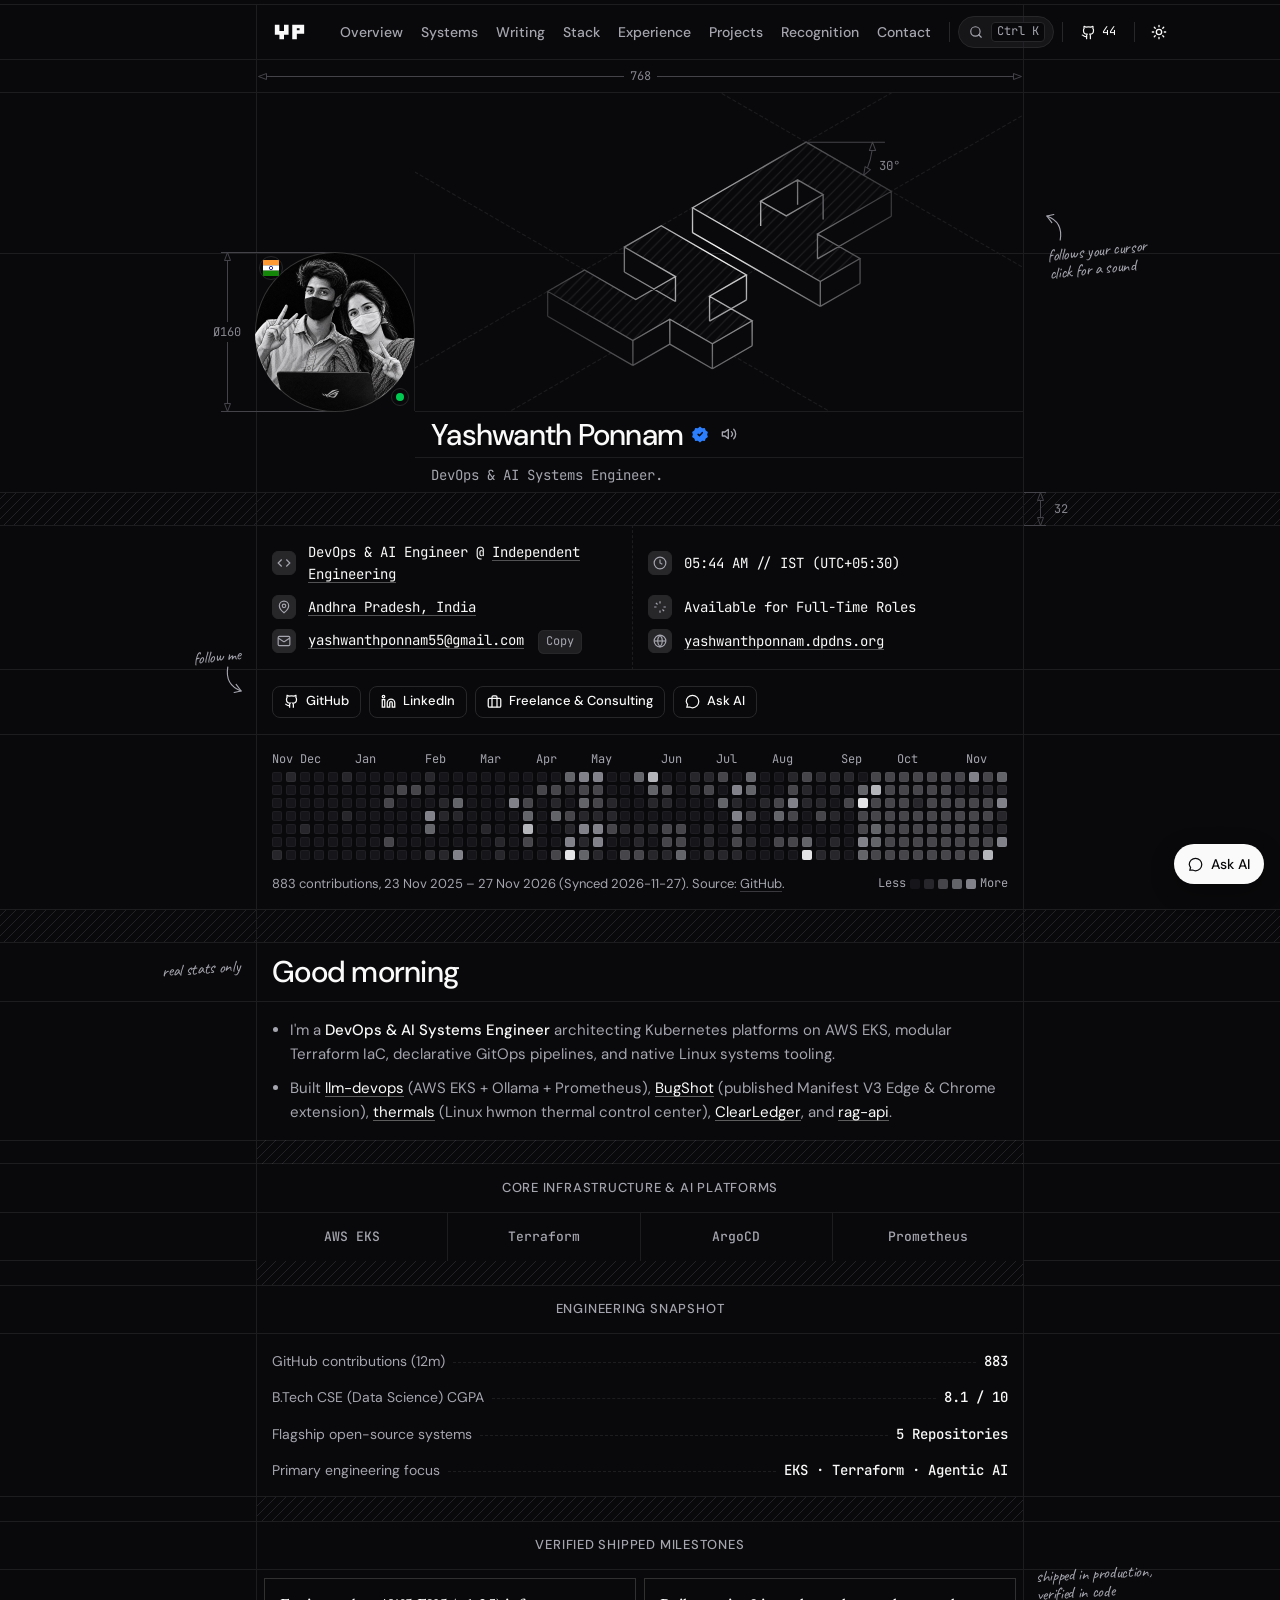
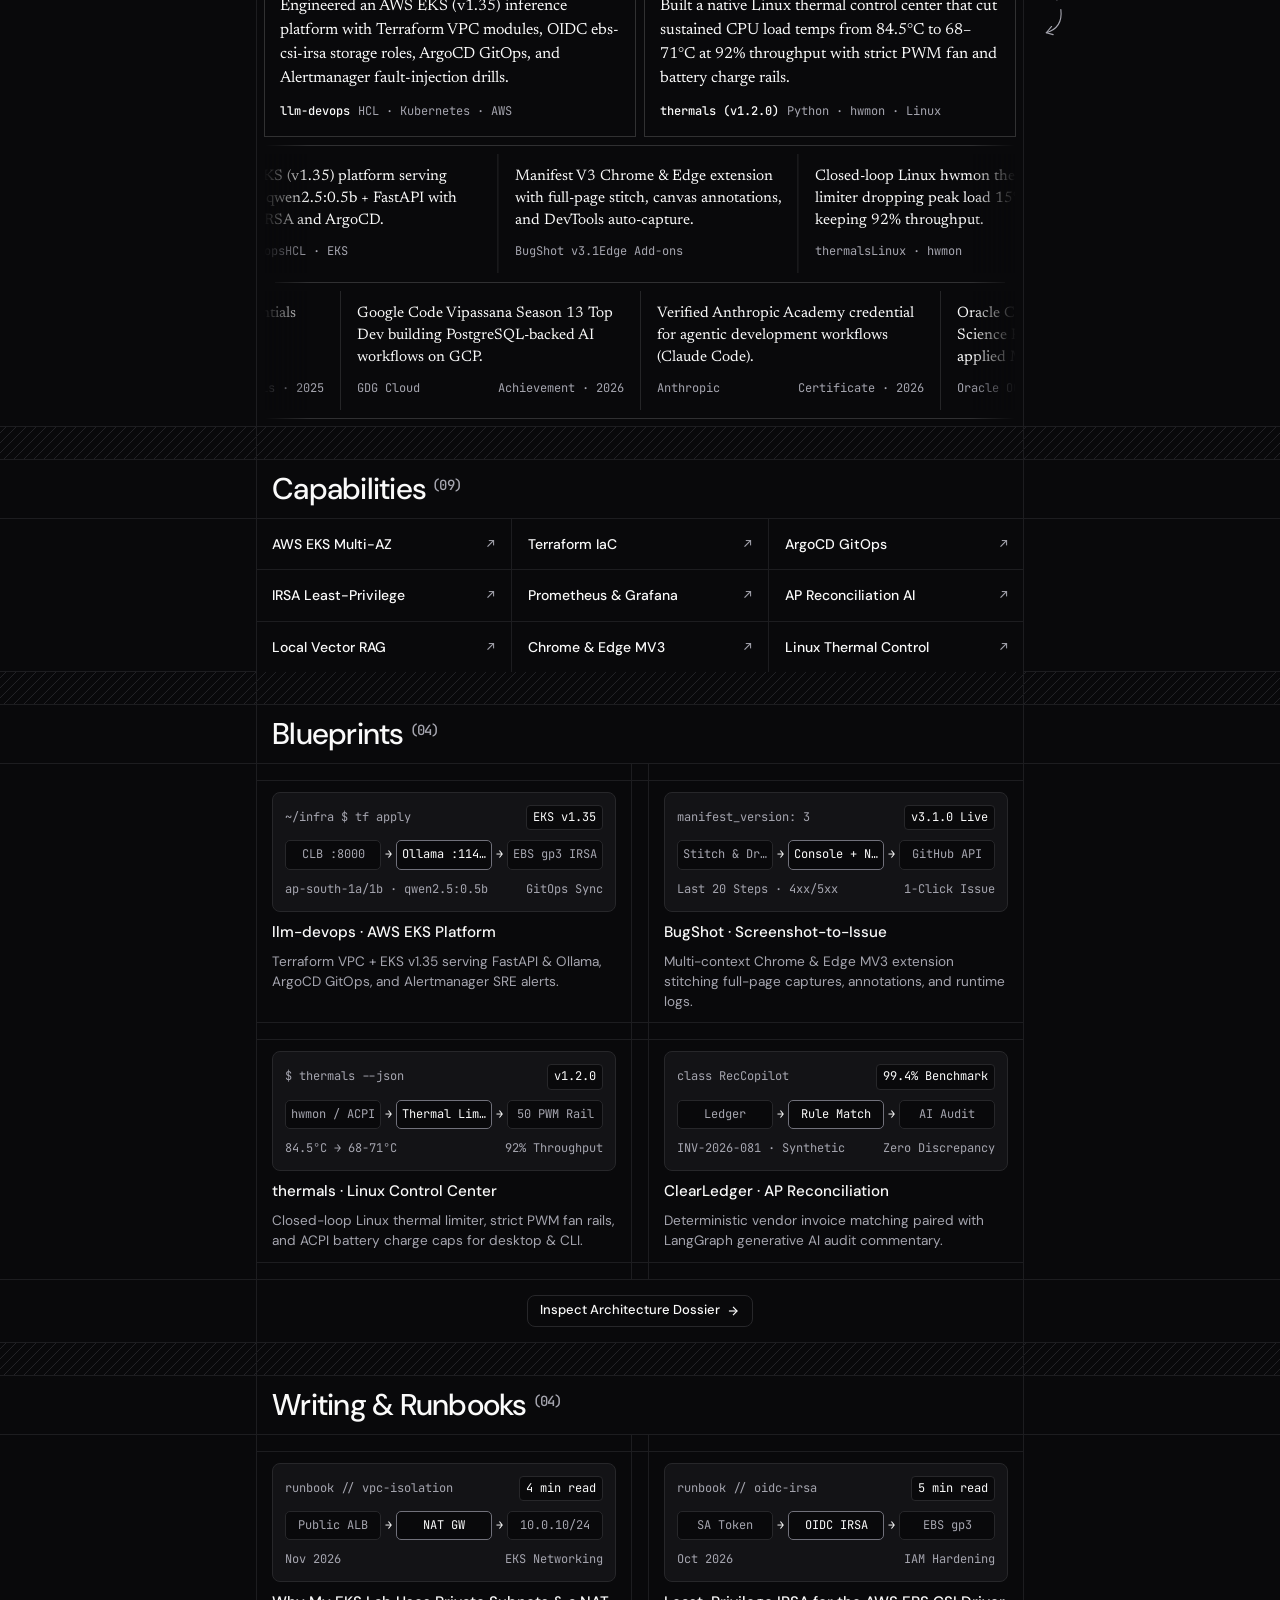
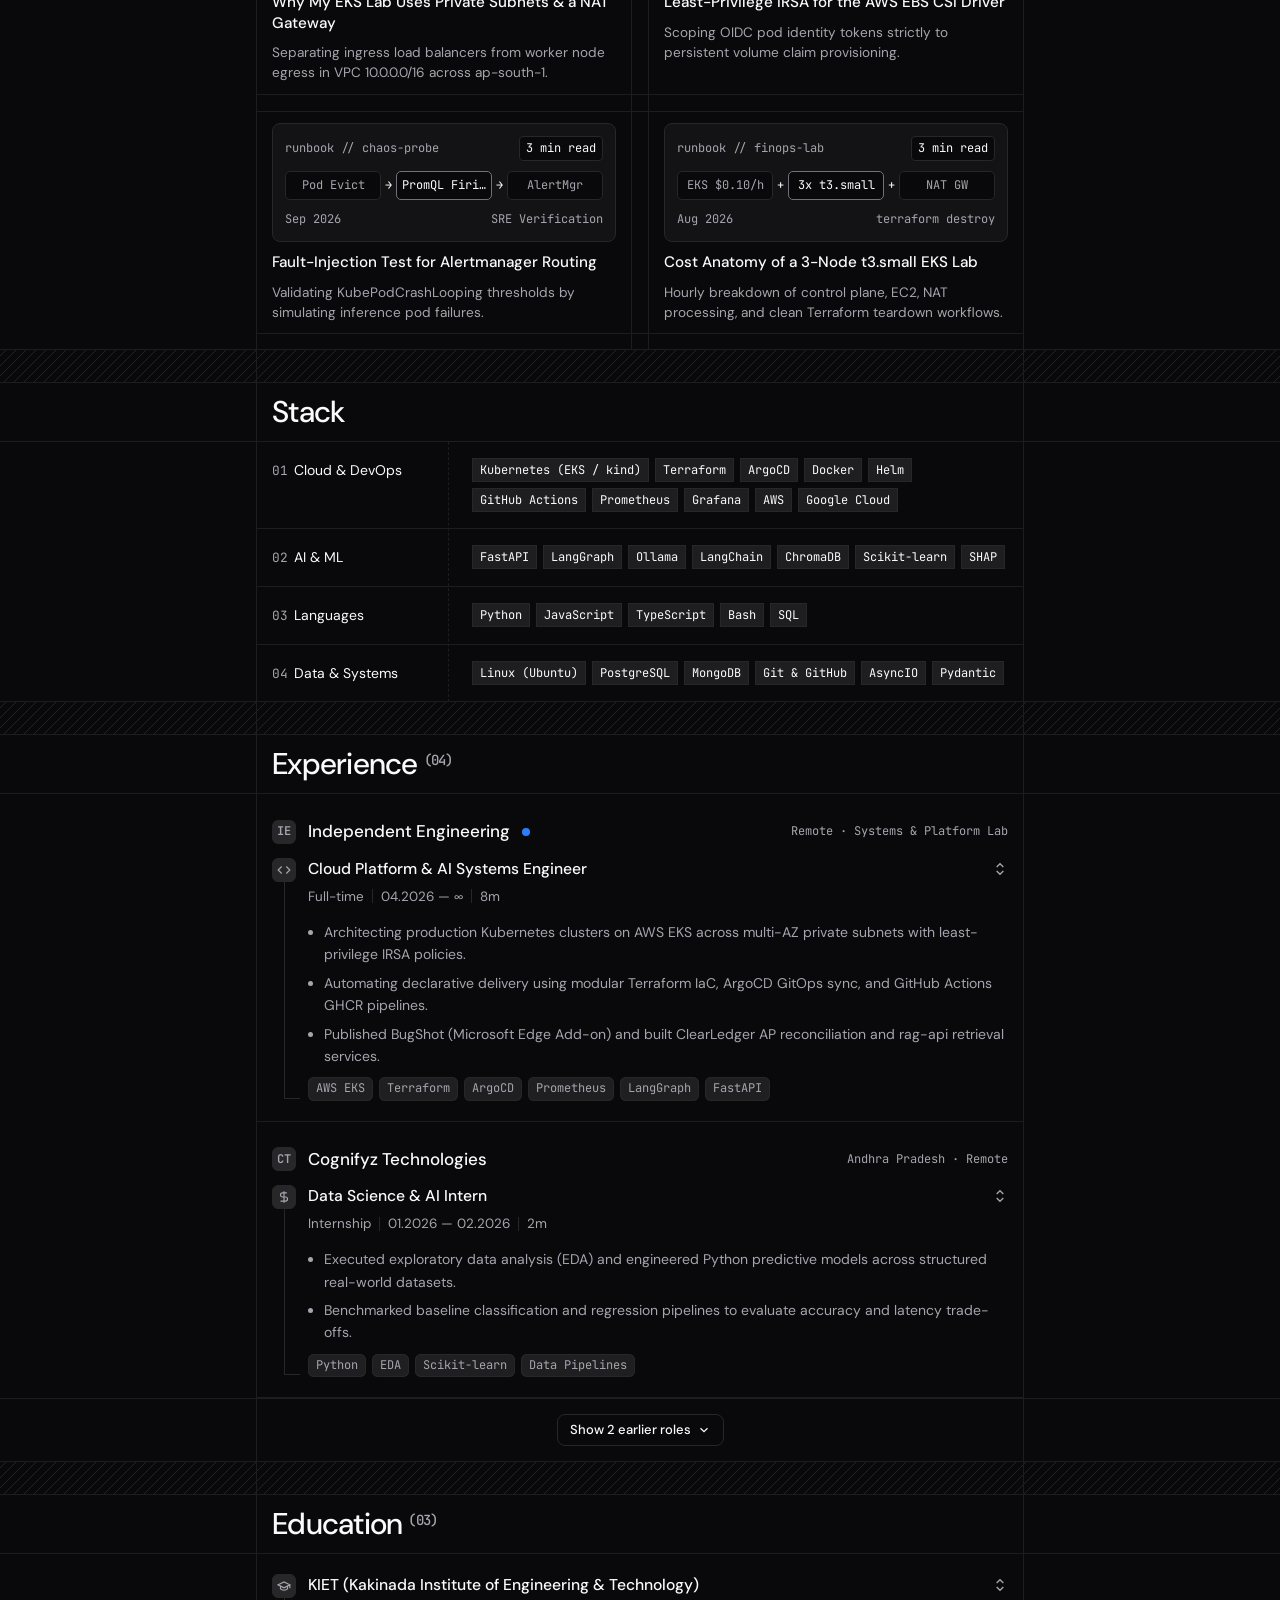
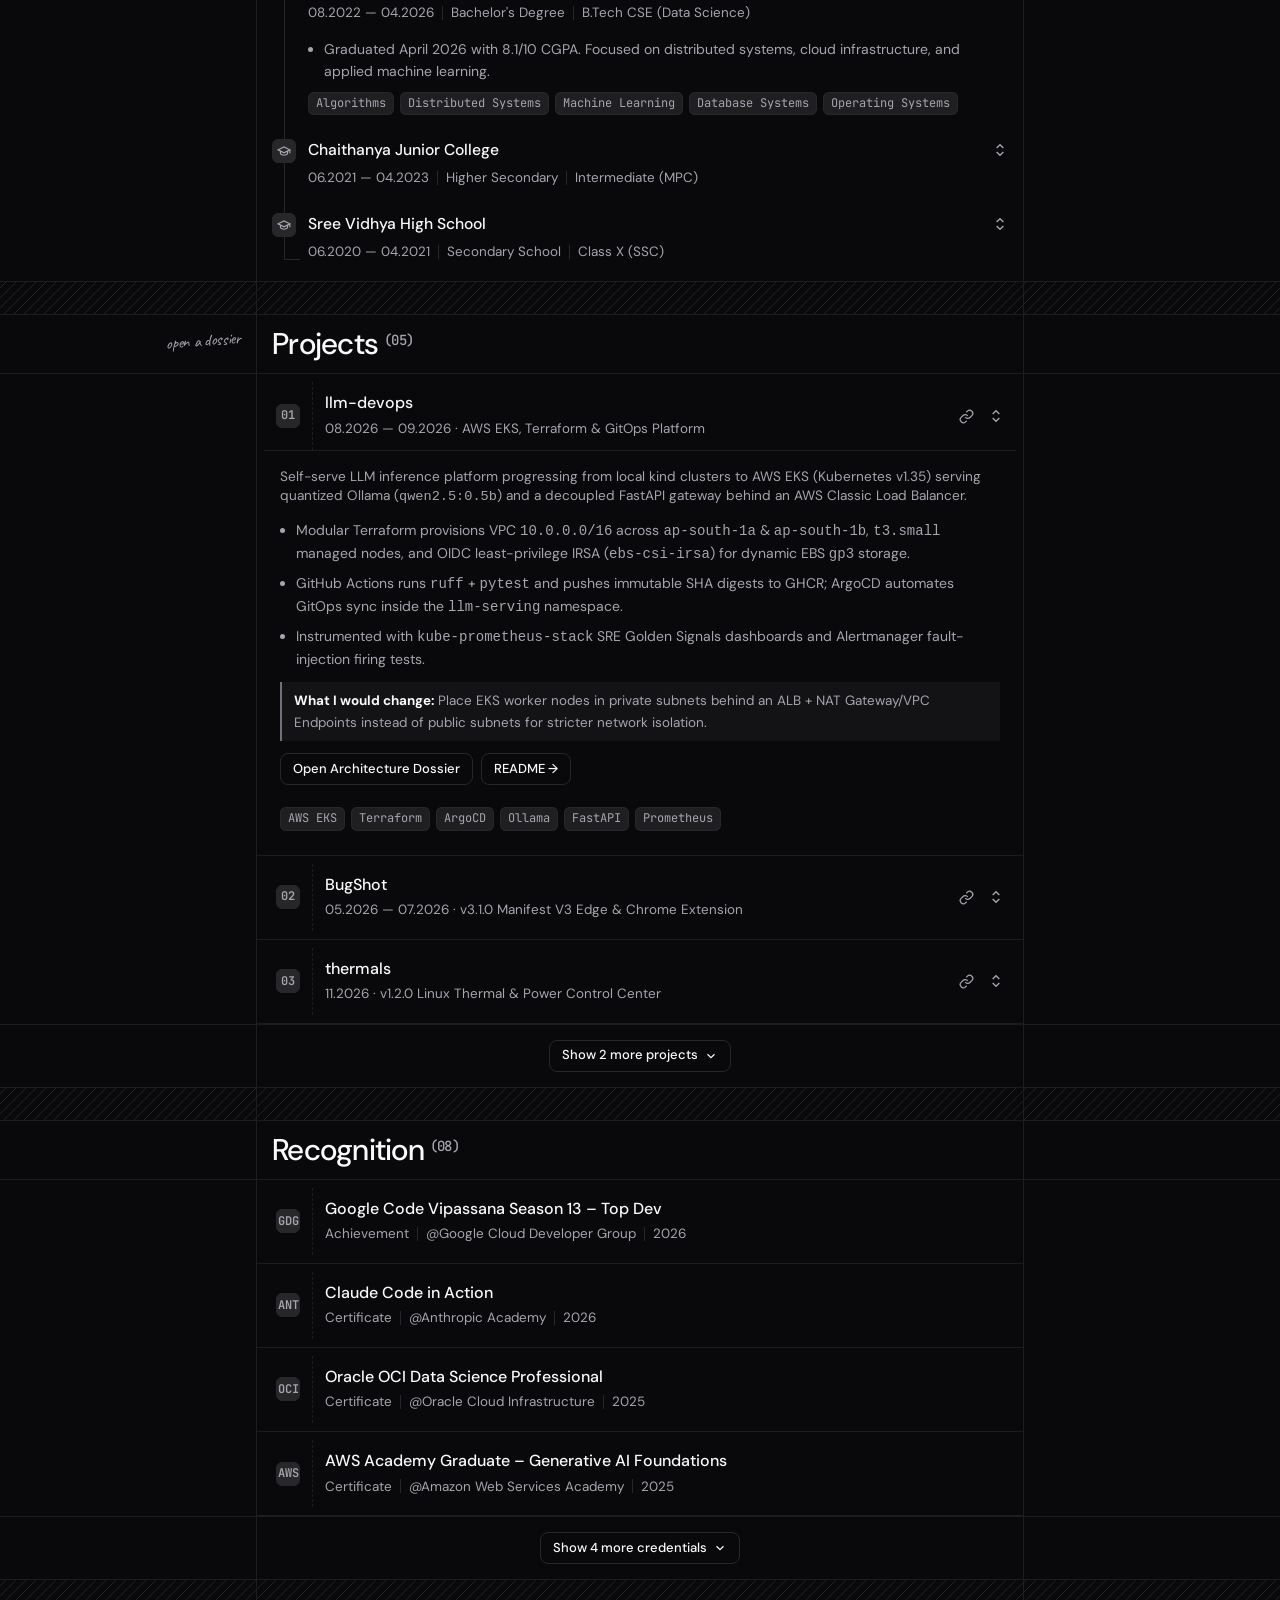
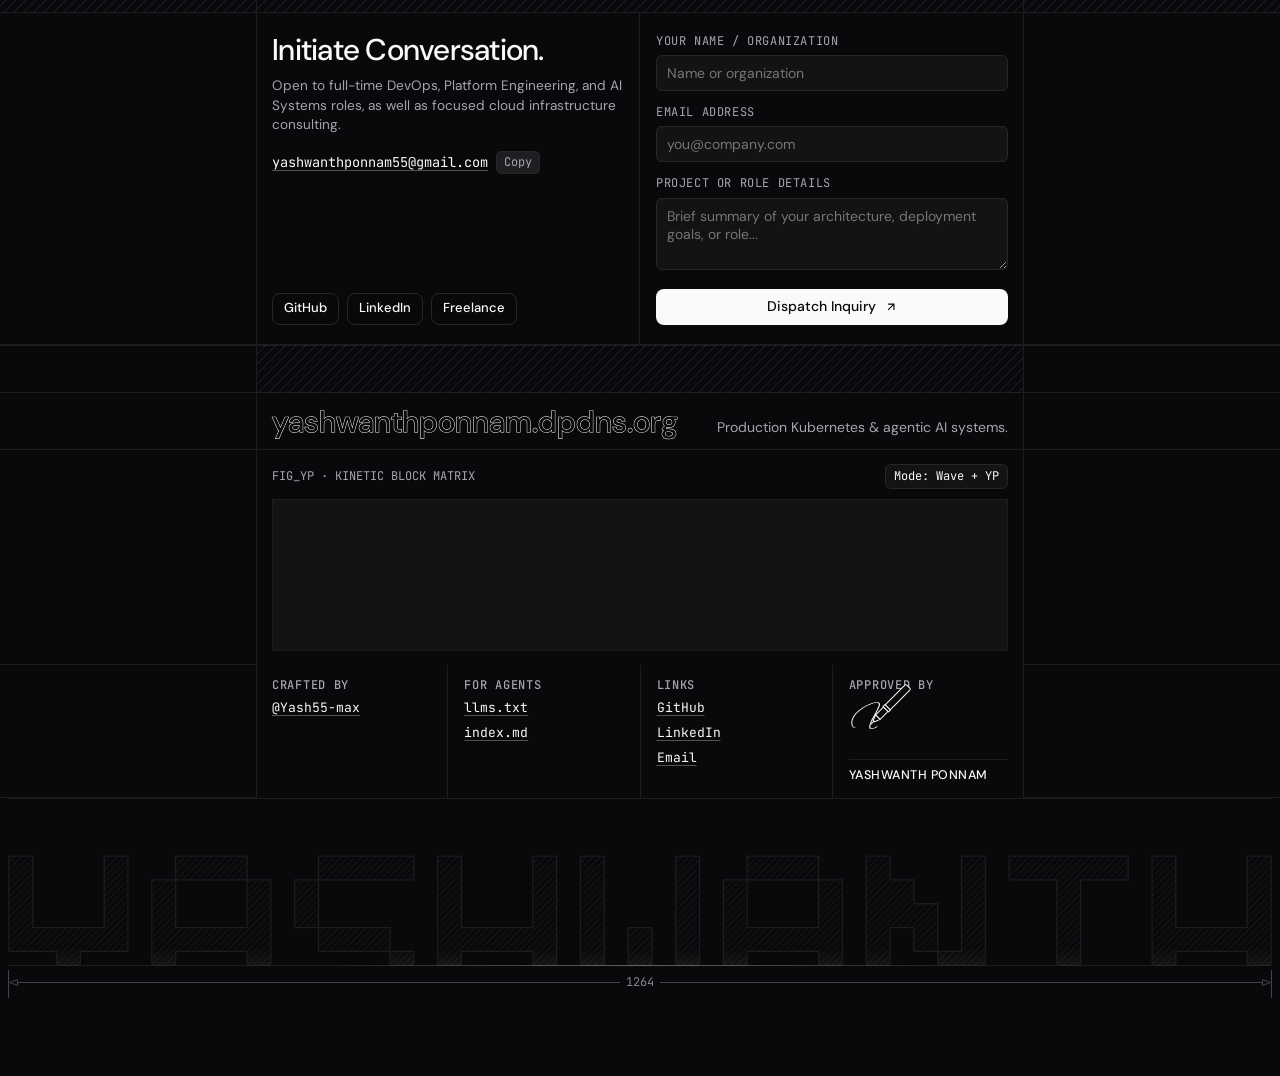
<file: index.html>
<!DOCTYPE html>
<html lang="en" data-theme="dark">
<head>
  <meta charset="utf-8">
  <meta name="viewport" content="width=device-width, initial-scale=1, viewport-fit=cover">
  <title>Yashwanth Ponnam | DevOps &amp; AI Systems Engineer</title>
  <meta name="description" content="Portfolio of Yashwanth Ponnam, DevOps &amp; AI Systems Engineer specializing in AWS EKS Kubernetes infrastructure, Terraform IaC, automated GitOps CI/CD, and autonomous LLM systems.">
  <meta name="theme-color" content="#09090b">
  <link rel="canonical" href="https://yashwanthponnam.dpdns.org/">
  <link rel="icon" type="image/svg+xml" href="favicon.svg">
  <link rel="alternate icon" href="favicon.ico">
  <link rel="apple-touch-icon" sizes="180x180" href="assets/apple-touch-icon.png">

  <meta name="author" content="Yashwanth Ponnam">
  <meta name="keywords" content="Yashwanth Ponnam, DevOps Engineer, AI Systems Engineer, AWS EKS, Kubernetes, Terraform, ArgoCD, GitOps, FastAPI, LangGraph">

  <!-- Open Graph -->
  <meta property="og:site_name" content="Yashwanth Ponnam Portfolio">
  <meta property="og:title" content="Yashwanth Ponnam | DevOps &amp; AI Systems Engineer">
  <meta property="og:description" content="Production Kubernetes (EKS) infrastructure, automated GitOps pipelines, and autonomous AI systems.">
  <meta property="og:type" content="profile">
  <meta property="profile:first_name" content="Yashwanth">
  <meta property="profile:last_name" content="Ponnam">
  <meta property="profile:username" content="Yash55-max">
  <meta property="og:url" content="https://yashwanthponnam.dpdns.org/">
  <meta property="og:locale" content="en_US">
  <meta property="og:image" content="https://yashwanthponnam.dpdns.org/assets/og-image.jpg">
  <meta property="og:image:secure_url" content="https://yashwanthponnam.dpdns.org/assets/og-image.jpg">
  <meta property="og:image:type" content="image/jpeg">
  <meta property="og:image:width" content="1200">
  <meta property="og:image:height" content="630">
  <meta property="og:image:alt" content="Yashwanth Ponnam - DevOps &amp; AI Systems Engineer">

  <!-- Twitter Card -->
  <meta name="twitter:card" content="summary_large_image">
  <meta name="twitter:title" content="Yashwanth Ponnam | DevOps &amp; AI Systems Engineer">
  <meta name="twitter:description" content="Production Kubernetes (EKS) infrastructure, automated GitOps pipelines, and autonomous AI systems.">
  <meta name="twitter:image" content="https://yashwanthponnam.dpdns.org/assets/og-image.jpg">

  <!-- Schema.org JSON-LD Person -->
  <script type="application/ld+json">
  {
    "@context": "https://schema.org",
    "@type": "Person",
    "name": "Yashwanth Ponnam",
    "jobTitle": "DevOps & AI Systems Engineer",
    "url": "https://yashwanthponnam.dpdns.org/",
    "sameAs": [
      "https://github.com/Yash55-max",
      "https://www.linkedin.com/in/yashwanth-ponnam-a97921256/"
    ],
    "knowsAbout": [
      "Kubernetes",
      "Terraform",
      "AWS EKS",
      "GitOps",
      "ArgoCD",
      "Prometheus",
      "FastAPI",
      "Autonomous Agents",
      "LangGraph"
    ]
  }
  </script>

  <!-- Typography: DM Sans + JetBrains Mono + Newsreader Serif + Caveat Handwritten -->
  <link rel="preconnect" href="https://fonts.googleapis.com">
  <link rel="preconnect" href="https://fonts.gstatic.com" crossorigin>
  <link href="https://fonts.googleapis.com/css2?family=Caveat:wght@500;600&family=DM+Sans:ital,opsz,wght@0,9..40,400..700;1,9..40,400..700&family=JetBrains+Mono:wght@400;500;600&family=Newsreader:ital,opsz,wght@0,6..72,400..500;1,6..72,400&display=swap" rel="stylesheet">

  <script>
    try {
      const savedTheme = localStorage.getItem('theme') || 'dark';
      document.documentElement.setAttribute('data-theme', savedTheme);
      document.documentElement.classList.toggle('dark', savedTheme === 'dark');
      if (!window.matchMedia('(prefers-reduced-motion: reduce)').matches) {
        document.documentElement.classList.add('intro-active');
      }
    } catch (_) {}
  </script>

  <style>
    /* -------------------------------------------------------------
       CHANHDAI.COM ARCHITECTURE TOKENS (OKLCH LIGHT & DARK)
       ------------------------------------------------------------- */
    :root {
      --background: oklch(1 0 0);
      --foreground: oklch(0.141 0.005 285.823);
      --primary: oklch(0.141 0.005 285.823);
      --primary-foreground: oklch(0.985 0 0);
      --secondary: oklch(0.967 0.001 286.375);
      --secondary-foreground: oklch(0.141 0.005 285.823);
      --muted: oklch(0.967 0.001 286.375);
      --muted-foreground: oklch(0.45 0.016 285.938);
      --card: oklch(1 0 0);
      --card-foreground: oklch(0.141 0.005 285.823);
      --popover: oklch(1 0 0);
      --popover-foreground: oklch(0.141 0.005 285.823);
      --accent: oklch(0.967 0.001 286.375);
      --accent-muted: color-mix(in oklab, var(--accent) 55%, transparent);
      --accent-foreground: oklch(0.21 0.006 285.885);
      --border: oklch(0.90 0.004 286.32);
      --line: color-mix(in oklab, var(--border) 70%, var(--background));
      --ring: oklch(0.705 0.015 286.067);
      --info: oklch(0.623 0.214 259.815);
      --success: oklch(0.62 0.20 149.579);
      --link: oklch(0.488 0.243 264.376);
      --dimension: color-mix(in oklab, oklch(62% 0.015 286) 65%, var(--background));
      --dimension-foreground: oklch(0.50 0.015 286);
      --surface: oklch(0.985 0 0);
      --surface-foreground: oklch(0.141 0.005 285.823);
      --note-ink: #1e3a8a;

      --yp-pattern: color-mix(in oklab, var(--foreground) 12%, var(--background));
      --yp-stroke: color-mix(in oklab, var(--foreground) 22%, var(--background));
      --yp-glow-inner: #27272a;
      --yp-glow-outer: #71717a;

      --font-sans: 'DM Sans', -apple-system, BlinkMacSystemFont, sans-serif;
      --font-mono: 'JetBrains Mono', ui-monospace, SFMono-Regular, monospace;
      --font-serif: 'Newsreader', Georgia, serif;
      --font-handwritten: 'Caveat', cursive;

      --header-height: 60px;
      --separator-height: 32px;
      --col-max: 768px; /* md:max-w-3xl */
      --ease: cubic-bezier(0.16, 1, 0.3, 1);
    }

    html[data-theme="dark"],
    .dark {
      --background: oklch(0.141 0.005 285.823); /* #09090b zinc-950 */
      --foreground: oklch(0.985 0 0);
      --primary: oklch(0.985 0 0);
      --primary-foreground: oklch(0.141 0.005 285.823);
      --secondary: oklch(0.274 0.006 286.033);
      --secondary-foreground: oklch(0.985 0 0);
      --muted: oklch(0.274 0.006 286.033);
      --muted-foreground: oklch(0.725 0.015 286.067);
      --card: oklch(0.18 0.006 285.885);
      --card-foreground: oklch(0.985 0 0);
      --popover: oklch(0.175 0.006 285.885);
      --popover-foreground: oklch(0.985 0 0);
      --accent: oklch(0.274 0.006 286.033);
      --accent-muted: color-mix(in oklab, var(--accent) 28%, transparent);
      --accent-foreground: oklch(0.985 0 0);
      --border: oklch(0.274 0.006 286.033);
      --line: color-mix(in oklab, var(--border) 68%, var(--background));
      --ring: oklch(0.552 0.016 285.938);
      --info: oklch(0.623 0.214 259.815);
      --success: oklch(0.723 0.219 149.579);
      --link: oklch(0.68 0.18 258);
      --dimension: color-mix(in oklab, oklch(48% 0.013 285.8) 72%, var(--background));
      --dimension-foreground: oklch(0.62 0.013 285.8);
      --surface: oklch(0.19 0.006 285.885);
      --surface-foreground: oklch(0.985 0 0);
      --note-ink: var(--muted-foreground);

      --yp-pattern: color-mix(in oklab, var(--foreground) 13%, var(--background));
      --yp-stroke: color-mix(in oklab, var(--foreground) 20%, var(--background));
      --yp-glow-inner: #ffffff;
      --yp-glow-outer: #52525b;
    }

    *, *::before, *::after {
      margin: 0;
      padding: 0;
      box-sizing: border-box;
    }

    html {
      scroll-behavior: smooth;
      overflow-x: clip;
      font-size: 16px;
    }

    body {
      background-color: var(--background);
      color: var(--foreground);
      font-family: var(--font-sans);
      font-size: 0.9375rem;
      line-height: 1.6;
      overflow-x: clip;
      -webkit-font-smoothing: antialiased;
      -moz-osx-font-smoothing: grayscale;
    }

    a { color: inherit; text-decoration: none; }

    button {
      font: inherit;
      color: inherit;
      background: none;
      border: none;
      cursor: pointer;
    }

    :focus-visible {
      outline: 2px solid var(--ring);
      outline-offset: 2px;
    }

    .sr-only {
      position: absolute;
      width: 1px;
      height: 1px;
      padding: 0;
      margin: -1px;
      overflow: hidden;
      clip: rect(0, 0, 0, 0);
      white-space: nowrap;
      border: 0;
    }

    /* Radial View Transition wipe for ThemeToggle */
    ::view-transition-old(root),
    ::view-transition-new(root) {
      animation: none;
      mix-blend-mode: normal;
    }

    /* -------------------------------------------------------------
       FULL-BLEED VIEWPORT HAIRLINE RAILS & STRIPE DIVIDERS (chanhdai.com)
       ------------------------------------------------------------- */
    .layout-container {
      max-width: 100vw;
      overflow-x: clip;
      padding: 0 8px;
    }

    .frame-col {
      position: relative;
      max-width: var(--col-max);
      margin: 0 auto;
    }

    .frame-col::before,
    .frame-col::after {
      content: "";
      position: absolute;
      top: 0;
      bottom: 0;
      width: 1px;
      background: var(--line);
      pointer-events: none;
      z-index: 2;
    }

    .frame-col::before { left: 0; }
    .frame-col::after { right: 0; }

    .screen-line-top {
      position: relative;
    }

    .screen-line-top::before {
      content: "";
      position: absolute;
      top: 0;
      left: -100vw;
      z-index: -1;
      height: 1px;
      width: 200vw;
      background: var(--line);
      pointer-events: none;
    }

    .screen-line-bottom {
      position: relative;
    }

    .screen-line-bottom::after {
      content: "";
      position: absolute;
      bottom: 0;
      left: -100vw;
      z-index: -1;
      height: 1px;
      width: 200vw;
      background: var(--line);
      pointer-events: none;
    }

    .diagonal-stripes {
      background-image: url("data:image/svg+xml,%3Csvg width='10' height='10' viewBox='0 0 10 10' xmlns='http://www.w3.org/2000/svg'%3E%3Cpath d='M-1,1 l2,-2 M0,10 l10,-10 M9,11 l2,-2' stroke='rgba(148,148,158,0.18)' stroke-width='1'/%3E%3C/svg%3E");
    }

    .stripe-divider {
      position: relative;
      height: var(--separator-height);
      width: 100%;
    }

    .stripe-divider::before {
      content: "";
      position: absolute;
      top: 0;
      left: -100vw;
      z-index: -1;
      width: 200vw;
      height: 100%;
      background-image: url("data:image/svg+xml,%3Csvg width='10' height='10' viewBox='0 0 10 10' xmlns='http://www.w3.org/2000/svg'%3E%3Cpath d='M-1,1 l2,-2 M0,10 l10,-10 M9,11 l2,-2' stroke='rgba(148,148,158,0.18)' stroke-width='1'/%3E%3C/svg%3E");
      pointer-events: none;
    }

    .panel {
      position: relative;
      scroll-margin-top: calc(var(--header-height) + var(--separator-height));
    }

    .panel-header {
      padding: 0 16px;
    }

    .panel-title-wrap {
      display: flex;
      align-items: baseline;
      gap: 6px;
      padding: 12px 0;
    }

    .panel-title {
      font-size: 1.875rem;
      line-height: 1.2;
      font-weight: 500;
      letter-spacing: -0.025em;
      color: var(--foreground);
      display: inline-flex;
      align-items: baseline;
      gap: 6px;
    }

    .panel-title-sup {
      position: relative;
      top: -0.65em;
      font-family: var(--font-mono);
      font-size: 0.875rem;
      font-weight: 500;
      color: var(--muted-foreground);
    }

    .panel-title-copy {
      display: inline-flex;
      align-items: center;
      justify-content: center;
      width: 24px;
      height: 24px;
      margin-left: 4px;
      border-radius: 6px;
      color: var(--muted-foreground);
      opacity: 0;
      transition: opacity 0.15s ease, color 0.15s ease, background-color 0.15s ease;
    }

    .panel-header:hover .panel-title-copy,
    .panel-title-copy:focus-visible {
      opacity: 1;
    }

    .panel-title-copy:hover {
      color: var(--foreground);
      background: var(--accent-muted);
    }

    .panel-description {
      padding: 12px 0;
      font-size: 0.9375rem;
      color: var(--muted-foreground);
    }

    .panel-content {
      padding: 16px;
    }

    /* Reusable architectural components */
    .icon-tile {
      width: 24px;
      height: 24px;
      border-radius: 6px;
      background: var(--muted);
      border: 1px solid var(--border);
      display: inline-flex;
      align-items: center;
      justify-content: center;
      flex-shrink: 0;
      color: var(--muted-foreground);
      font-family: var(--font-mono);
      font-size: 0.75rem;
      font-weight: 600;
    }

    .icon-tile svg {
      width: 14px;
      height: 14px;
    }

    .tag-pill {
      display: inline-flex;
      align-items: center;
      padding: 2px 8px;
      border-radius: 6px;
      background: color-mix(in oklab, var(--muted) 75%, transparent);
      box-shadow: inset 0 0 0 1px var(--border);
      font-family: var(--font-mono);
      font-size: 0.75rem;
      color: var(--muted-foreground);
      white-space: nowrap;
    }

    .eink-btn {
      display: inline-flex;
      align-items: center;
      justify-content: center;
      gap: 6px;
      height: 32px;
      padding: 0 12px;
      border: 1px solid var(--border);
      border-radius: 8px;
      background: var(--background);
      font-size: 0.8125rem;
      font-weight: 500;
      color: var(--foreground);
      transition: background-color 0.15s ease, border-color 0.15s ease, transform 0.15s ease;
    }

    .eink-btn:hover {
      background: var(--accent-muted);
      border-color: var(--ring);
    }

    .eink-btn-icon {
      width: 32px;
      padding: 0;
    }

    /* Handwritten Margin Notes */
    .handwritten-note {
      display: none;
    }

    @media (min-width: 1120px) {
      .handwritten-note {
        display: flex;
        position: absolute;
        pointer-events: none;
        font-family: var(--font-handwritten);
        font-size: 1.05rem;
        line-height: 1.05;
        letter-spacing: -0.02em;
        color: var(--note-ink);
        user-select: none;
      }

      .handwritten-arrow {
        width: 30px;
        height: 30px;
        flex-shrink: 0;
        color: var(--note-ink);
      }
    }

    /* Dimension calipers */
    .dim-bar-top {
      display: none;
      position: relative;
      height: 32px;
      border-left: 1px solid var(--line);
      border-right: 1px solid var(--line);
      color: var(--dimension);
      font-family: var(--font-mono);
      font-size: 0.75rem;
      user-select: none;
      pointer-events: none;
    }

    @media (min-width: 784px) {
      .dim-bar-top {
        display: block;
      }
    }

    .dim-ext-v {
      position: absolute;
      top: 4px;
      bottom: 4px;
      width: 1px;
      background: currentColor;
    }

    .dim-line-h {
      position: absolute;
      inset: 0;
      display: flex;
      align-items: center;
      padding: 0 1px;
    }

    .dim-rule-seg {
      flex: 1;
      height: 1px;
      background: currentColor;
    }

    .dim-val {
      padding: 0 6px;
      font-family: var(--font-mono);
      font-size: 0.75rem;
      line-height: 1;
      color: var(--dimension-foreground);
      font-variant-numeric: tabular-nums;
    }

    .dim-diameter-left {
      display: none;
    }

    @media (min-width: 960px) {
      .dim-diameter-left {
        display: block;
        position: absolute;
        inset: 0;
        pointer-events: none;
        color: var(--dimension);
        z-index: -1;
      }
    }

    .dim-spacer-right {
      display: none;
    }

    @media (min-width: 960px) {
      .dim-spacer-right {
        display: flex;
        align-items: center;
        position: absolute;
        top: 0;
        bottom: 0;
        left: 100%;
        pointer-events: none;
        color: var(--dimension);
      }
    }

    /* -------------------------------------------------------------
       SITE HEADER (chanhdai.com pattern)
       ------------------------------------------------------------- */
    .site-header {
      position: sticky;
      top: 0;
      z-index: 50;
      height: var(--header-height);
      max-width: 100vw;
      overflow-x: clip;
      background: var(--background);
      padding: 4px 8px 0;
    }

    .header-inner {
      position: relative;
      max-width: var(--col-max);
      height: 100%;
      margin: 0 auto;
      padding: 0 8px 0 16px;
      border-left: 1px solid var(--line);
      border-right: 1px solid var(--line);
      display: flex;
      align-items: center;
      gap: 8px;
    }

    @media (min-width: 640px) {
      .header-inner {
        gap: 16px;
      }
    }

    .brand-link {
      display: inline-flex;
      align-items: center;
      height: 24px;
      flex-shrink: 0;
      color: var(--foreground);
      transition: opacity 0.15s ease;
    }

    .brand-link:hover {
      opacity: 0.8;
    }

    .brand-link svg {
      height: 22px;
      width: auto;
    }

    .nav-spacer {
      flex: 1;
    }

    .nav-desktop {
      display: none;
      align-items: center;
      gap: 14px;
      font-size: 0.875rem;
      font-weight: 500;
      color: var(--muted-foreground);
    }

    @media (min-width: 720px) {
      .nav-desktop {
        display: flex;
      }
    }

    .nav-desktop a {
      padding: 4px 2px;
      white-space: nowrap;
      transition: color 0.15s ease;
    }

    .nav-desktop a:hover,
    .nav-desktop a.active {
      color: var(--foreground);
    }

    .header-utils {
      display: flex;
      align-items: center;
      gap: 8px;
      flex-shrink: 0;
    }

    .sep-v {
      width: 1px;
      height: 20px;
      background: var(--border);
      flex-shrink: 0;
    }

    .sep-v-sm {
      display: none;
    }

    @media (min-width: 640px) {
      .sep-v-sm {
        display: block;
      }
    }

    .cmd-trigger-btn {
      display: none;
      align-items: center;
      gap: 8px;
      height: 32px;
      padding: 0 8px 0 10px;
      border: 1px solid var(--border);
      border-radius: 9999px;
      background: color-mix(in oklab, var(--muted) 45%, transparent);
      font-size: 0.8125rem;
      color: var(--muted-foreground);
      white-space: nowrap;
      transition: border-color 0.15s ease, color 0.15s ease;
    }

    @media (min-width: 640px) {
      .cmd-trigger-btn {
        display: inline-flex;
      }
    }

    .cmd-trigger-btn:hover {
      border-color: var(--ring);
      color: var(--foreground);
    }

    .kbd-chip {
      display: inline-flex;
      align-items: center;
      height: 20px;
      padding: 0 5px;
      border-radius: 4px;
      border: 1px solid var(--border);
      background: var(--background);
      font-family: var(--font-mono);
      font-size: 0.75rem;
      color: var(--muted-foreground);
    }

    .gh-nav-btn {
      display: inline-flex;
      align-items: center;
      gap: 6px;
      height: 32px;
      padding: 0 10px;
      border-radius: 9999px;
      font-family: var(--font-mono);
      font-size: 0.75rem;
      font-variant-numeric: tabular-nums;
      color: var(--foreground);
      white-space: nowrap;
      transition: background-color 0.15s ease;
    }

    .gh-nav-btn:hover {
      background: var(--accent-muted);
    }

    .icon-action-btn {
      display: inline-flex;
      align-items: center;
      justify-content: center;
      width: 32px;
      height: 32px;
      border-radius: 9999px;
      color: var(--foreground);
      transition: background-color 0.15s ease;
    }

    .icon-action-btn:hover {
      background: var(--accent-muted);
    }

    .mobile-menu-toggle {
      display: inline-flex;
    }

    @media (min-width: 720px) {
      .mobile-menu-toggle {
        display: none;
      }
    }

    .mobile-drawer {
      display: none;
      border-bottom: 1px solid var(--line);
      background: var(--background);
      padding: 12px 16px;
    }

    .mobile-drawer.open {
      display: block;
    }

    .mobile-drawer-inner {
      max-width: var(--col-max);
      margin: 0 auto;
      display: grid;
      grid-template-columns: repeat(2, minmax(0, 1fr));
      gap: 8px;
    }

    .mobile-drawer-inner a {
      padding: 8px 10px;
      border: 1px solid var(--line);
      border-radius: 8px;
      font-size: 0.875rem;
      color: var(--muted-foreground);
    }

    .mobile-drawer-inner a:hover {
      color: var(--foreground);
      background: var(--accent-muted);
    }

    /* Brand Right-Click Context Menu */
    .brand-ctx-menu {
      position: fixed;
      z-index: 120;
      min-width: 210px;
      padding: 6px;
      border: 1px solid var(--border);
      border-radius: 10px;
      background: var(--popover);
      color: var(--popover-foreground);
      box-shadow: 0 4px 10px rgba(0, 0, 0, 0.35);
      display: none;
      flex-direction: column;
      gap: 2px;
    }

    .brand-ctx-menu.open {
      display: flex;
    }

    .brand-ctx-item {
      display: flex;
      align-items: center;
      gap: 8px;
      padding: 7px 10px;
      border-radius: 6px;
      font-size: 0.8125rem;
      color: var(--foreground);
      text-align: left;
    }

    .brand-ctx-item:hover {
      background: var(--accent-muted);
    }

    /* -------------------------------------------------------------
       PROFILE HEADER: ASYMMETRIC 2-COL GRID (profile-header.tsx)
       ------------------------------------------------------------- */
    .profile-header {
      position: relative;
      display: grid;
      grid-template-columns: auto 1fr;
      grid-template-rows: 1fr auto;
      overflow-y: clip;
    }

    .profile-mark-fig {
      position: relative;
      grid-column: span 2;
      padding: 8px 12px;
      overflow: hidden;
    }

    @media (min-width: 640px) {
      .profile-mark-fig {
        grid-column: 2;
        grid-row: 1;
        padding: 14px 16px;
      }
    }

    .yp-iso-svg {
      display: block;
      width: 100%;
      height: auto;
      overflow: visible;
      cursor: pointer;
      outline: none;
      touch-action: manipulation;
    }

    .yp-wall-fill {
      fill: var(--background);
    }

    .yp-face-bg {
      fill: var(--background);
    }

    .yp-face-hatch {
      fill: url(#yp-face-pattern);
      transition: opacity 0.25s ease;
    }

    .yp-iso-svg:hover .yp-face-hatch {
      opacity: 1;
    }

    .profile-avatar-col {
      display: flex;
      flex-direction: column;
    }

    @media (min-width: 640px) {
      .profile-avatar-col {
        grid-row: span 2;
        grid-row-start: 1;
        grid-column-start: 1;
      }
    }

    .avatar-shell-rail {
      margin-top: auto;
      border-right: 1px solid var(--line);
      position: relative;
    }

    .avatar-box {
      position: relative;
      z-index: 10;
      width: 112px;
      height: 112px;
      border-radius: 9999px;
      margin: -1px;
      cursor: pointer;
    }

    @media (min-width: 384px) {
      .avatar-box {
        width: 128px;
        height: 128px;
      }
    }

    @media (min-width: 640px) {
      .avatar-box {
        width: 160px;
        height: 160px;
      }
    }

    .avatar-box img.avatar-slide {
      position: absolute;
      inset: 0;
      display: block;
      width: 100%;
      height: 100%;
      border-radius: inherit;
      object-fit: cover;
      user-select: none;
      opacity: 0;
      transform: scale(1.04);
      transition: opacity 0.65s var(--ease), transform 0.65s var(--ease);
    }

    .avatar-box img.avatar-slide.is-active {
      opacity: 1;
      transform: scale(1);
    }

    .avatar-box:hover img.avatar-slide.is-active {
      transform: scale(1.03);
    }

    .avatar-ring-overlay {
      pointer-events: none;
      position: absolute;
      inset: 0;
      border-radius: inherit;
      box-shadow: inset 0 0 0 1px color-mix(in oklab, var(--foreground) 20%, transparent);
    }

    .avatar-flag-badge {
      position: absolute;
      top: 4px;
      left: 4px;
      width: 24px;
      height: 24px;
      border-radius: 9999px;
      overflow: hidden;
      border: 1px solid var(--border);
      background: var(--background);
      display: flex;
      align-items: center;
      justify-content: center;
      z-index: 2;
    }

    .avatar-status-badge {
      position: absolute;
      bottom: 6px;
      right: 6px;
      width: 18px;
      height: 18px;
      border-radius: 9999px;
      background: var(--background);
      border: 1px solid var(--border);
      display: flex;
      align-items: center;
      justify-content: center;
      z-index: 2;
    }

    .avatar-status-dot {
      width: 8px;
      height: 8px;
      border-radius: 9999px;
      background: var(--success);
    }

    .profile-identity-col {
      display: flex;
      flex-direction: column;
      min-width: 0;
    }

    @media (min-width: 640px) {
      .profile-identity-col {
        grid-column: 2;
        grid-row: 2;
      }
    }

    .identity-bottom-box {
      margin-top: auto;
      border-top: 1px solid var(--line);
    }

    .identity-name-line {
      display: flex;
      align-items: center;
      gap: 8px;
      padding: 6px 12px 6px 16px;
      flex-wrap: wrap;
    }

    .identity-h1 {
      font-size: 1.5rem;
      line-height: 1.1;
      font-weight: 500;
      letter-spacing: -0.025em;
      color: var(--foreground);
    }

    @media (min-width: 640px) {
      .identity-h1 {
        font-size: 1.875rem;
      }
    }

    .verified-badge {
      color: var(--info);
      width: 18px;
      height: 18px;
      display: inline-flex;
      flex-shrink: 0;
    }

    .pronounce-btn {
      width: 24px;
      height: 24px;
      border-radius: 9999px;
      display: inline-flex;
      align-items: center;
      justify-content: center;
      color: var(--muted-foreground);
      transition: color 0.15s ease, background-color 0.15s ease;
    }

    .pronounce-btn:hover {
      color: var(--foreground);
      background: var(--accent-muted);
    }

    .taglines-row {
      min-height: 44px;
      border-top: 1px solid var(--line);
      padding: 6px 12px 6px 16px;
      display: flex;
      align-items: center;
      overflow: hidden;
    }

    @media (min-width: 640px) {
      .taglines-row {
        min-height: 36px;
      }
    }

    .text-swap-span {
      display: inline-block;
      font-family: var(--font-mono);
      font-size: 0.875rem;
      color: var(--muted-foreground);
      transition: opacity 0.28s var(--ease), transform 0.28s var(--ease), filter 0.28s ease;
    }

    .text-swap-span.flip-out {
      opacity: 0;
      transform: translateY(-7px);
      filter: blur(4px);
    }

    .text-swap-span.flip-in {
      opacity: 0;
      transform: translateY(7px);
      filter: blur(4px);
    }

    /* -------------------------------------------------------------
       OVERVIEW (2-col with central dashed hairline), SOCIAL, CONTRIBUTIONS
       ------------------------------------------------------------- */
    .overview-grid {
      position: relative;
      display: grid;
      grid-template-columns: 1fr;
      gap: 10px 16px;
      padding: 16px;
    }

    @media (min-width: 640px) {
      .overview-grid {
        grid-template-columns: 1fr 1fr;
      }
    }

    .overview-dash-rule {
      display: none;
    }

    @media (min-width: 640px) {
      .overview-dash-rule {
        display: block;
        position: absolute;
        top: 0;
        bottom: 0;
        left: 50%;
        width: 1px;
        transform: translateX(-8px);
        border-right: 1px dashed var(--line);
        pointer-events: none;
      }
    }

    .intro-item {
      display: flex;
      align-items: center;
      gap: 12px;
      font-family: var(--font-mono);
      font-size: 0.875rem;
      min-width: 0;
    }

    .intro-content {
      color: var(--foreground);
      min-width: 0;
      overflow-wrap: anywhere;
    }

    .link-underline {
      text-decoration: underline;
      text-decoration-color: color-mix(in oklab, currentColor 30%, transparent);
      text-underline-offset: 3px;
      transition: text-decoration-color 0.15s ease;
    }

    .link-underline:hover {
      text-decoration-color: currentColor;
    }

    .social-row {
      display: flex;
      flex-wrap: wrap;
      gap: 8px;
      padding: 16px;
    }

    .social-pill {
      display: inline-flex;
      align-items: center;
      gap: 7px;
      height: 32px;
      padding: 0 11px;
      border: 1px solid var(--border);
      border-radius: 8px;
      background: var(--background);
      font-size: 0.8125rem;
      font-weight: 500;
      color: var(--foreground);
      transition: background-color 0.15s ease, border-color 0.15s ease;
    }

    .social-pill:hover {
      background: var(--accent-muted);
      border-color: var(--ring);
    }

    /* GitHub Heatmap */
    .contrib-block {
      padding: 16px;
    }

    .contrib-scroll-wrap {
      width: 100%;
      overflow-x: auto;
      padding-bottom: 4px;
    }

    .contrib-graph-inner {
      position: relative;
      min-width: 680px;
    }

    .contrib-months-row {
      position: relative;
      height: 16px;
      margin-bottom: 6px;
      font-family: var(--font-mono);
      font-size: 0.75rem;
      color: var(--muted-foreground);
    }

    .contrib-month-label {
      position: absolute;
      top: 0;
    }

    .contrib-grid {
      display: grid;
      grid-template-rows: repeat(7, 1fr);
      grid-auto-flow: column;
      gap: 3px;
    }

    .contrib-cell {
      width: 10px;
      height: 10px;
      border-radius: 2px;
      border: 1px solid rgba(255, 255, 255, 0.04);
      transition: transform 0.1s ease;
    }

    html[data-theme="light"] .contrib-cell {
      border-color: rgba(0, 0, 0, 0.05);
    }

    .contrib-cell:hover {
      transform: scale(1.25);
      border-color: var(--foreground);
    }

    .contrib-tooltip {
      position: absolute;
      z-index: 30;
      pointer-events: none;
      transform: translate(-50%, -125%);
      padding: 4px 8px;
      border-radius: 6px;
      background: var(--popover);
      border: 1px solid var(--border);
      font-family: var(--font-mono);
      font-size: 0.75rem;
      color: var(--popover-foreground);
      white-space: nowrap;
      opacity: 0;
      transition: opacity 0.1s ease;
    }

    .contrib-tooltip.active { opacity: 1; }

    .contrib-footer-bar {
      margin-top: 10px;
      display: flex;
      flex-wrap: wrap;
      align-items: center;
      justify-content: space-between;
      gap: 8px;
      font-size: 0.8125rem;
      color: var(--muted-foreground);
    }

    .contrib-legend {
      display: flex;
      align-items: center;
      gap: 4px;
      font-family: var(--font-mono);
      font-size: 0.75rem;
    }

    .legend-box {
      width: 10px;
      height: 10px;
      border-radius: 2px;
    }

    /* -------------------------------------------------------------
       HELLO, LOGOS SWAP, DOTTED-LEADER NUMBERS & TESTIMONIALS MARQUEE
       ------------------------------------------------------------- */
    .about-list {
      padding-left: 18px;
      display: flex;
      flex-direction: column;
      gap: 10px;
      color: var(--muted-foreground);
      font-size: 0.9375rem;
    }

    .about-list li strong {
      color: var(--foreground);
      font-weight: 500;
    }

    .about-list a {
      color: var(--foreground);
      text-decoration: underline;
      text-decoration-color: color-mix(in oklab, currentColor 35%, transparent);
      text-underline-offset: 3px;
    }

    .about-list a:hover {
      text-decoration-color: currentColor;
    }

    .subband-heading {
      padding: 14px 16px;
      text-align: center;
      font-size: 0.8125rem;
      font-weight: 500;
      letter-spacing: 0.06em;
      text-transform: uppercase;
      color: var(--muted-foreground);
    }

    .logo-swap-grid {
      display: grid;
      grid-template-columns: repeat(2, 1fr);
      gap: 1px;
      background: var(--line);
    }

    @media (min-width: 600px) {
      .logo-swap-grid {
        grid-template-columns: repeat(4, 1fr);
      }
    }

    .swap-slot {
      height: 48px;
      padding: 8px 12px;
      display: flex;
      align-items: center;
      justify-content: center;
      background: var(--background);
      overflow: hidden;
    }

    .swap-inner {
      font-family: var(--font-mono);
      font-size: 0.8125rem;
      font-weight: 500;
      color: var(--muted-foreground);
      transition: opacity 0.25s var(--ease), transform 0.25s var(--ease), filter 0.25s ease, color 0.15s ease;
    }

    .swap-slot:hover .swap-inner {
      color: var(--foreground);
    }

    .swap-inner.swapping-out {
      opacity: 0;
      transform: translateY(-8px) scale(0.96);
      filter: blur(4px);
    }

    .swap-inner.swapping-in {
      opacity: 0;
      transform: translateY(8px) scale(0.96);
      filter: blur(4px);
    }

    /* Numbers dotted-leader panel */
    .numbers-dl {
      display: grid;
      gap: 14px;
      padding: 16px;
    }

    .number-row {
      display: flex;
      align-items: baseline;
      gap: 8px;
    }

    .number-row dt {
      flex: 1;
      display: flex;
      align-items: baseline;
      gap: 8px;
      font-size: 0.875rem;
      color: var(--muted-foreground);
    }

    .number-row dt::after {
      content: "";
      flex: 1;
      transform: translateY(-3px);
      border-bottom: 1px dashed var(--line);
    }

    .number-row dd {
      font-family: var(--font-mono);
      font-size: 0.875rem;
      font-weight: 500;
      color: var(--foreground);
      font-variant-numeric: tabular-nums;
    }

    /* Featured Spotlight Cards + Dual-Row Marquee (testimonials.tsx style) */
    .highlights-spotlight-grid {
      display: grid;
      grid-template-columns: 1fr;
      gap: 8px;
      padding: 8px;
    }

    @media (min-width: 640px) {
      .highlights-spotlight-grid {
        grid-template-columns: 1fr 1fr;
      }
    }

    .spotlight-card {
      position: relative;
      padding: 16px;
      background: var(--background);
      box-shadow: inset 0 0 0 1px color-mix(in oklab, var(--foreground) 16%, transparent);
      display: flex;
      flex-direction: column;
      justify-content: space-between;
      gap: 12px;
      text-align: left;
      overflow: hidden;
      --sx: 50%;
      --sy: 50%;
    }

    .spotlight-card::before {
      content: "";
      position: absolute;
      inset: 0;
      background: radial-gradient(220px circle at var(--sx) var(--sy), color-mix(in oklab, var(--foreground) 7%, transparent), transparent 70%);
      opacity: 0;
      transition: opacity 0.25s ease;
      pointer-events: none;
    }

    .spotlight-card:hover::before {
      opacity: 1;
    }

    .spotlight-quote {
      font-family: var(--font-serif);
      font-size: 1rem;
      line-height: 1.5;
      color: var(--foreground);
    }

    .spotlight-footer {
      display: flex;
      align-items: center;
      justify-content: space-between;
      gap: 8px;
      font-family: var(--font-mono);
      font-size: 0.75rem;
      color: var(--muted-foreground);
    }

    .spotlight-footer strong {
      color: var(--foreground);
      font-weight: 500;
    }

    .marquee-box {
      grid-column: 1 / -1;
      border: 1px solid color-mix(in oklab, var(--foreground) 16%, transparent);
      overflow: hidden;
      position: relative;
      padding: 8px 10px;
      mask-image: linear-gradient(to right, transparent, black 6%, black 94%, transparent);
      -webkit-mask-image: linear-gradient(to right, transparent, black 6%, black 94%, transparent);
    }

    .marquee-row {
      display: flex;
      width: max-content;
      will-change: transform;
    }

    .marquee-divider-h {
      height: 1px;
      margin: 8px 0;
      background: color-mix(in oklab, var(--foreground) 16%, transparent);
    }

    .marquee-tile {
      width: 300px;
      padding: 12px 16px;
      border-right: 1px solid color-mix(in oklab, var(--foreground) 16%, transparent);
      background: var(--background);
      display: flex;
      flex-direction: column;
      justify-content: space-between;
      gap: 10px;
      flex-shrink: 0;
      text-align: left;
      transition: background-color 0.2s ease;
    }

    .marquee-tile:hover {
      background: var(--accent-muted);
    }

    .marquee-tile-quote {
      font-family: var(--font-serif);
      font-size: 0.95rem;
      line-height: 1.45;
      color: var(--foreground);
    }

    .marquee-tile-meta {
      display: flex;
      justify-content: space-between;
      align-items: center;
      font-family: var(--font-mono);
      font-size: 0.75rem;
      color: var(--muted-foreground);
    }

    /* -------------------------------------------------------------
       CAPABILITIES, BLUEPRINTS & WRITING GRID (blog.tsx style)
       ------------------------------------------------------------- */
    .cap-grid {
      display: grid;
      grid-template-columns: 1fr;
      gap: 1px;
      background: var(--line);
    }

    @media (min-width: 540px) {
      .cap-grid {
        grid-template-columns: repeat(3, 1fr);
      }
    }

    .cap-cell {
      padding: 14px 16px;
      background: var(--background);
      display: flex;
      align-items: center;
      justify-content: space-between;
      font-size: 0.875rem;
      font-weight: 500;
      color: var(--foreground);
      text-align: left;
      transition: background-color 0.15s ease;
    }

    .cap-cell:hover {
      background: var(--accent-muted);
    }

    .cap-arrow {
      color: var(--muted-foreground);
      font-family: var(--font-mono);
      font-size: 0.8rem;
    }

    .cards-grid-wrap {
      position: relative;
      margin: 0;
      padding: 16px 0;
      overflow: hidden;
    }

    .cards-mid-rail {
      display: none;
    }

    @media (min-width: 640px) {
      .cards-mid-rail {
        display: grid;
        grid-template-columns: repeat(2, minmax(0, 1fr));
        gap: 16px;
        position: absolute;
        inset: 0;
        pointer-events: none;
        z-index: -1;
      }

      .cards-mid-rail > div:first-child { border-right: 1px solid var(--line); }
      .cards-mid-rail > div:last-child { border-left: 1px solid var(--line); }
    }

    .cards-grid-2 {
      display: grid;
      grid-template-columns: minmax(0, 1fr);
      gap: 16px;
    }

    @media (min-width: 640px) {
      .cards-grid-2 {
        grid-template-columns: repeat(2, minmax(0, 1fr));
      }
    }

    .blueprint-item {
      width: 100%;
      min-width: 0;
      padding: 12px 16px;
      text-align: left;
      display: flex;
      flex-direction: column;
      gap: 10px;
      transition: background-color 0.15s ease;
    }

    .blueprint-item:hover {
      background: var(--accent-muted);
    }

    .bp-preview-frame {
      width: 100%;
      min-width: 0;
      padding: 12px;
      border-radius: 8px;
      border: 1px solid var(--border);
      background: var(--surface);
      display: flex;
      flex-direction: column;
      gap: 10px;
      min-height: 112px;
      justify-content: space-between;
    }

    .bp-preview-top {
      display: flex;
      justify-content: space-between;
      align-items: center;
      gap: 6px;
      min-width: 0;
      font-family: var(--font-mono);
      font-size: 0.75rem;
      color: var(--muted-foreground);
    }

    .bp-badge {
      padding: 2px 6px;
      border-radius: 4px;
      border: 1px solid var(--border);
      background: var(--background);
      color: var(--foreground);
      flex-shrink: 0;
    }

    .bp-nodes-row {
      width: 100%;
      min-width: 0;
      display: flex;
      align-items: center;
      justify-content: space-between;
      gap: 4px;
      font-family: var(--font-mono);
      font-size: 0.75rem;
    }

    .bp-node {
      flex: 1;
      min-width: 0;
      text-align: center;
      padding: 4px 5px;
      border-radius: 5px;
      border: 1px solid var(--border);
      background: var(--background);
      color: var(--muted-foreground);
      white-space: nowrap;
      overflow: hidden;
      text-overflow: ellipsis;
    }

    .bp-node.active {
      border-color: var(--ring);
      color: var(--foreground);
    }

    .bp-title {
      font-size: 0.95rem;
      font-weight: 500;
      color: var(--foreground);
      line-height: 1.35;
    }

    .bp-desc {
      font-size: 0.85rem;
      color: var(--muted-foreground);
      line-height: 1.45;
    }

    .panel-footer-action {
      display: flex;
      justify-content: center;
      padding: 16px;
    }

    /* -------------------------------------------------------------
       TECH STACK (numbered left col + vertical dashed divider)
       ------------------------------------------------------------- */
    .stack-container {
      position: relative;
    }

    .stack-dash-rule {
      display: none;
    }

    @media (min-width: 640px) {
      .stack-dash-rule {
        display: block;
        position: absolute;
        top: 0;
        bottom: 0;
        left: 192px;
        width: 1px;
        border-right: 1px dashed var(--line);
        pointer-events: none;
        z-index: 0;
      }
    }

    .stack-cat-row {
      display: grid;
      grid-template-columns: 1fr;
      gap: 8px;
      padding: 16px 0;
      border-bottom: 1px solid var(--line);
    }

    .stack-cat-row:last-child {
      border-bottom: none;
    }

    @media (min-width: 640px) {
      .stack-cat-row {
        grid-template-columns: 192px 1fr;
        align-items: start;
      }
    }

    .stack-cat-label {
      padding-left: 16px;
      font-size: 0.875rem;
      line-height: 24px;
      color: var(--foreground);
    }

    .stack-cat-num {
      margin-right: 6px;
      font-family: var(--font-mono);
      font-size: 0.8rem;
      color: var(--muted-foreground);
    }

    .stack-badges-list {
      display: flex;
      flex-wrap: wrap;
      gap: 6px;
      padding: 0 16px;
      list-style: none;
    }

    .stack-badge-item {
      display: inline-flex;
      align-items: center;
      height: 24px;
      padding: 0 8px;
      background: color-mix(in oklab, var(--muted) 70%, transparent);
      box-shadow: inset 0 0 0 1px var(--border);
      font-family: var(--font-mono);
      font-size: 0.75rem;
      color: var(--foreground);
    }

    /* -------------------------------------------------------------
       EXPERIENCE & EDUCATION (tree line + curved L-connector + chevron rotation)
       ------------------------------------------------------------- */
    .exp-org-block {
      padding: 16px;
      border-bottom: 1px solid var(--line);
    }

    .exp-org-block:last-of-type {
      border-bottom: none;
    }

    .exp-org-header {
      display: flex;
      align-items: center;
      justify-content: space-between;
      gap: 12px;
      padding: 8px 0;
    }

    .exp-org-title-wrap {
      display: flex;
      align-items: center;
      gap: 12px;
    }

    .exp-org-name {
      font-size: 1.0625rem;
      font-weight: 500;
      color: var(--foreground);
    }

    .live-ping-dot {
      position: relative;
      display: inline-flex;
      width: 8px;
      height: 8px;
      border-radius: 9999px;
      background: var(--info);
    }

    .exp-org-loc {
      font-family: var(--font-mono);
      font-size: 0.75rem;
      color: var(--muted-foreground);
    }

    .tree-list {
      position: relative;
      display: flex;
      flex-direction: column;
      gap: 16px;
    }

    .tree-list::before {
      content: "";
      position: absolute;
      left: 12px;
      top: 6px;
      bottom: 6px;
      width: 1px;
      background: var(--border);
    }

    .tree-item {
      position: relative;
    }

    .tree-item:last-child::after {
      content: "";
      position: absolute;
      left: 12px;
      bottom: 0;
      width: 16px;
      height: 16px;
      background: var(--background);
      border-left: 1px solid var(--border);
      border-bottom: 1px solid var(--border);
      transform: translateY(-6px);
      pointer-events: none;
    }

    .tree-trigger {
      position: relative;
      display: block;
      width: 100%;
      text-align: left;
      padding: 4px 0;
    }

    .tree-trigger::before {
      content: "";
      position: absolute;
      top: -4px;
      right: -4px;
      bottom: -4px;
      left: 28px;
      z-index: 0;
      border-radius: 6px;
      transition: background-color 0.15s ease;
    }

    .tree-trigger:hover::before {
      background: var(--accent-muted);
    }

    .tree-head-row {
      position: relative;
      z-index: 1;
      display: flex;
      align-items: flex-start;
      gap: 12px;
      margin-bottom: 4px;
    }

    .tree-title {
      flex: 1;
      font-size: 0.98rem;
      font-weight: 500;
      color: var(--foreground);
      line-height: 1.35;
    }

    .chevron-icon {
      color: var(--muted-foreground);
      flex-shrink: 0;
      width: 16px;
      height: 22px;
      display: inline-flex;
      align-items: center;
      justify-content: center;
      transition: transform 0.18s var(--ease);
    }

    [aria-expanded="true"] .chevron-icon {
      transform: rotate(180deg);
    }

    .meta-dl {
      position: relative;
      z-index: 1;
      display: flex;
      flex-wrap: wrap;
      align-items: center;
      gap: 4px 8px;
      padding-left: 36px;
      font-size: 0.84rem;
      color: var(--muted-foreground);
    }

    .meta-sep {
      width: 1px;
      height: 14px;
      background: var(--border);
    }

    .tree-body {
      padding: 10px 0 4px 36px;
    }

    .tree-body[hidden] {
      display: none;
    }

    .tree-bullets {
      padding-left: 16px;
      display: flex;
      flex-direction: column;
      gap: 6px;
      font-size: 0.875rem;
      color: var(--muted-foreground);
    }

    .tree-tags {
      display: flex;
      flex-wrap: wrap;
      gap: 6px;
      padding-top: 10px;
    }

    /* -------------------------------------------------------------
       PROJECTS & RECOGNITION ROWS (project-item.tsx & recognition-item.tsx)
       ------------------------------------------------------------- */
    .split-row {
      padding: 8px;
      border-bottom: 1px solid var(--line);
    }

    .split-row:last-of-type {
      border-bottom: none;
    }

    .split-row-head {
      position: relative;
      display: flex;
      align-items: center;
      border-radius: 6px;
      transition: background-color 0.15s ease;
    }

    .split-row-head:hover {
      background: var(--accent-muted);
    }

    .split-row-icon {
      margin: 0 12px;
      flex-shrink: 0;
    }

    .split-row-main {
      flex: 1;
      display: flex;
      align-items: center;
      gap: 8px;
      padding: 10px 12px;
      border-left: 1px dashed var(--line);
      min-width: 0;
    }

    .split-row-info {
      flex: 1;
      min-width: 0;
    }

    .split-row-title {
      font-size: 1rem;
      font-weight: 500;
      color: var(--foreground);
      line-height: 1.35;
      margin-bottom: 4px;
    }

    .split-row-trigger {
      text-align: left;
      width: 100%;
    }

    .split-row-trigger::after {
      content: "";
      position: absolute;
      inset: 0;
      z-index: 0;
    }

    .split-row-ext {
      position: relative;
      z-index: 2;
      width: 28px;
      height: 28px;
      border-radius: 6px;
      display: inline-flex;
      align-items: center;
      justify-content: center;
      color: var(--muted-foreground);
      flex-shrink: 0;
    }

    .split-row-ext:hover {
      color: var(--foreground);
      background: var(--background);
    }

    .split-row-body {
      border-top: 1px solid var(--line);
      padding: 16px;
      display: flex;
      flex-direction: column;
      gap: 12px;
    }

    .split-row-body[hidden] {
      display: none;
    }

    .honest-note {
      padding: 8px 12px;
      border-left: 2px solid var(--ring);
      background: var(--surface);
      font-size: 0.84rem;
      color: var(--muted-foreground);
    }

    .honest-note strong {
      color: var(--foreground);
    }

    .row-actions {
      display: flex;
      flex-wrap: wrap;
      gap: 8px;
    }

    .extra-item[hidden] {
      display: none !important;
    }

    /* -------------------------------------------------------------
       CONTACT PANEL
       ------------------------------------------------------------- */
    .contact-grid {
      display: grid;
      grid-template-columns: 1fr;
    }

    @media (min-width: 640px) {
      .contact-grid {
        grid-template-columns: 1fr 1fr;
      }
    }

    .contact-left {
      padding: 20px 16px;
      border-bottom: 1px solid var(--line);
      display: flex;
      flex-direction: column;
      justify-content: space-between;
      gap: 16px;
    }

    @media (min-width: 640px) {
      .contact-left {
        border-bottom: none;
        border-right: 1px solid var(--line);
      }
    }

    .contact-right {
      padding: 20px 16px;
    }

    .contact-form {
      display: flex;
      flex-direction: column;
      gap: 12px;
    }

    .field-label {
      display: block;
      margin-bottom: 4px;
      font-family: var(--font-mono);
      font-size: 0.75rem;
      text-transform: uppercase;
      letter-spacing: 0.05em;
      color: var(--muted-foreground);
    }

    .field-input,
    .field-textarea {
      width: 100%;
      padding: 8px 10px;
      border: 1px solid var(--border);
      border-radius: 6px;
      background: var(--surface);
      color: var(--foreground);
      font-family: var(--font-sans);
      font-size: 0.875rem;
    }

    .field-input:focus,
    .field-textarea:focus {
      outline: 2px solid var(--ring);
      outline-offset: -1px;
    }

    .primary-solid-btn {
      display: inline-flex;
      align-items: center;
      justify-content: center;
      gap: 8px;
      height: 36px;
      padding: 0 14px;
      border-radius: 8px;
      background: var(--primary);
      color: var(--primary-foreground);
      font-size: 0.875rem;
      font-weight: 500;
    }

    .primary-solid-btn:hover {
      opacity: 0.9;
    }

    /* -------------------------------------------------------------
       SITE FOOTER CAD + INTERACTIVE GIANT LOGOTYPE (site-footer-cad.tsx & brand.tsx)
       ------------------------------------------------------------- */
    .site-footer {
      max-width: 100vw;
      overflow-x: clip;
      padding: 0 8px;
    }

    .footer-frame {
      position: relative;
      max-width: var(--col-max);
      margin: 0 auto;
    }
    .footer-frame::before, .footer-frame::after {
      content: "";
      position: absolute;
      top: 0; bottom: 0; width: 1px;
      background: var(--line);
      pointer-events: none; z-index: 2;
    }
    .footer-frame::before { left: 0; }
    .footer-frame::after { right: 0; }

    .footer-brand-bar {
      display: flex;
      flex-wrap: wrap;
      align-items: baseline;
      justify-content: space-between;
      gap: 8px 16px;
      padding: 12px 16px;
    }

    .footer-outline-domain {
      font-size: 1.65rem;
      line-height: 1.1;
      font-weight: 500;
      color: var(--background);
      -webkit-text-stroke: 1px var(--foreground);
      paint-order: stroke fill;
    }

    @media (min-width: 640px) {
      .footer-outline-domain {
        font-size: 1.875rem;
      }
    }

    .footer-cad-dl {
      display: grid;
      grid-template-columns: repeat(2, 1fr);
      gap: 1px;
      background: var(--line);
      font-family: var(--font-mono);
    }

    @media (min-width: 640px) {
      .footer-cad-dl {
        grid-template-columns: repeat(4, 1fr);
      }
    }

    .cad-field {
      display: flex;
      flex-direction: column;
      gap: 4px;
      background: var(--background);
      padding: 12px 16px;
      min-width: 0;
    }

    .cad-field.span-2 {
      grid-column: span 2;
    }

    .cad-field dt {
      font-size: 0.75rem;
      line-height: 1.4;
      font-weight: 500;
      letter-spacing: 0.06em;
      text-transform: uppercase;
      color: var(--muted-foreground);
    }

    .cad-signature-btn {
      display: inline-block;
      width: 100%;
      max-width: 168px;
      padding: 2px 0;
      border-radius: 4px;
      text-align: left;
      cursor: pointer;
      color: var(--note-ink);
    }
    html[data-theme="dark"] .cad-signature-btn {
      color: var(--foreground);
    }
    .cad-signature-svg {
      width: 100%;
      height: auto;
      display: block;
      overflow: visible;
    }
    .cad-field dd {
      flex: 1;
      font-size: 0.8125rem;
      color: var(--foreground);
      display: flex;
      flex-direction: column;
      gap: 4px;
    }

    .cad-inspired-list {
      display: grid;
      grid-template-columns: 1fr 1fr;
      gap: 4px 12px;
      list-style: none;
    }

    .footer-wordmark-band {
      position: relative;
      overflow: hidden;
    }

    .footer-wordmark-stage {
      display: flex;
      width: 100%;
      align-items: center;
      justify-content: center;
      transform: translateY(34%);
    }

    .footer-wordmark-svg {
      width: 100%;
      max-width: 1280px;
      height: auto;
      display: block;
    }

    .footer-wordmark-glow {
      pointer-events: none;
      position: absolute;
      bottom: 0;
      left: 50%;
      width: 50%;
      max-width: 100%;
      height: 1px;
      transform: translateX(-50%);
      background: linear-gradient(90deg, transparent 0%, rgba(228, 228, 231, 0.35) 50%, transparent 100%);
    }

    .logotype-dim-wrap {
      position: relative;
      max-width: 1280px;
      height: 32px;
      margin: 0 auto;
      color: var(--dimension);
    }

    .footer-blocks-stage {
      position: relative;
      padding: 14px 16px;
      background: var(--background);
    }

    .footer-blocks-top {
      display: flex;
      align-items: center;
      justify-content: space-between;
      gap: 10px;
      margin-bottom: 10px;
      font-family: var(--font-mono);
      font-size: 0.75rem;
      color: var(--muted-foreground);
    }

    .footer-blocks-mode-btn {
      padding: 2px 8px;
      border-radius: 6px;
      border: 1px solid var(--border);
      background: var(--surface);
      font-family: var(--font-mono);
      font-size: 0.75rem;
      color: var(--foreground);
      transition: background-color 0.15s ease, border-color 0.15s ease;
    }

    .footer-blocks-mode-btn:hover {
      background: var(--accent-muted);
      border-color: var(--ring);
    }

    .footer-blocks-canvas-wrap {
      position: relative;
      width: 100%;
      height: 152px;
      border: 1px solid var(--line);
      background: var(--surface);
      padding: 8px;
      overflow: hidden;
    }

    .footer-blocks-canvas {
      display: block;
      width: 100%;
      height: 100%;
      cursor: crosshair;
      touch-action: manipulation;
    }

    /* -------------------------------------------------------------
       FLOATING DOCK, MODALS & DRAWERS
       ------------------------------------------------------------- */
    .floating-dock {
      position: fixed;
      right: 16px;
      bottom: 16px;
      z-index: 60;
      display: flex;
      align-items: center;
      gap: 8px;
    }

    .scroll-top-btn {
      width: 40px;
      height: 40px;
      border-radius: 9999px;
      border: 1px solid var(--border);
      background: var(--background);
      color: var(--foreground);
      display: inline-flex;
      align-items: center;
      justify-content: center;
      opacity: 0;
      pointer-events: none;
      transform: translateY(10px);
      transition: opacity 0.2s var(--ease), transform 0.2s var(--ease), border-color 0.15s ease;
    }

    .scroll-top-btn.visible {
      opacity: 1;
      pointer-events: auto;
      transform: translateY(0);
    }

    .scroll-top-btn:hover {
      border-color: var(--ring);
    }

    .ask-ai-pill {
      height: 40px;
      padding: 0 14px;
      border-radius: 9999px;
      background: var(--primary);
      color: var(--primary-foreground);
      display: inline-flex;
      align-items: center;
      gap: 8px;
      font-size: 0.875rem;
      font-weight: 500;
      box-shadow: 0 8px 24px rgba(0, 0, 0, 0.28);
    }

    .overlay-backdrop {
      position: fixed;
      inset: 0;
      background: rgba(0, 0, 0, 0.65);
      backdrop-filter: blur(4px);
      z-index: 90;
      display: none;
    }

    .overlay-backdrop.open {
      display: block;
    }

    .cmd-dialog {
      position: fixed;
      top: 14%;
      left: 50%;
      transform: translateX(-50%);
      width: min(560px, calc(100vw - 24px));
      border-radius: 12px;
      border: 1px solid var(--border);
      background: var(--popover);
      color: var(--popover-foreground);
      z-index: 100;
      box-shadow: 0 6px 10px rgba(0, 0, 0, 0.45);
      overflow: hidden;
    }

    .cmd-dialog[hidden] { display: none; }

    .cmd-top {
      display: flex;
      align-items: center;
      gap: 10px;
      padding: 12px 14px;
      border-bottom: 1px solid var(--line);
    }

    .cmd-input {
      flex: 1;
      background: transparent;
      border: none;
      color: var(--foreground);
      font-size: 0.9375rem;
      outline: none;
    }

    .cmd-list {
      max-height: 330px;
      overflow-y: auto;
      padding: 8px;
      display: flex;
      flex-direction: column;
      gap: 2px;
    }

    .cmd-item {
      display: flex;
      align-items: center;
      justify-content: space-between;
      padding: 8px 10px;
      border-radius: 6px;
      font-size: 0.875rem;
      color: var(--muted-foreground);
      text-align: left;
    }

    .cmd-item:hover {
      background: var(--accent-muted);
      color: var(--foreground);
    }

    .project-drawer {
      position: fixed;
      top: 0;
      right: 0;
      bottom: 0;
      width: min(540px, 100vw);
      background: var(--background);
      border-left: 1px solid var(--border);
      z-index: 100;
      transform: translateX(100%);
      transition: transform 0.25s var(--ease);
      display: flex;
      flex-direction: column;
    }

    .project-drawer.open {
      transform: translateX(0);
    }

    .drawer-head {
      padding: 14px 18px;
      border-bottom: 1px solid var(--line);
      display: flex;
      align-items: center;
      justify-content: space-between;
    }

    .drawer-scroll {
      flex: 1;
      overflow-y: auto;
      padding: 20px;
    }

    .drawer-facts {
      display: grid;
      grid-template-columns: 1fr 1fr;
      gap: 12px;
      padding: 14px;
      margin: 16px 0;
      border: 1px solid var(--line);
      background: var(--surface);
      border-radius: 8px;
      font-size: 0.84rem;
    }

    .drawer-facts small {
      display: block;
      font-family: var(--font-mono);
      font-size: 0.75rem;
      text-transform: uppercase;
      color: var(--muted-foreground);
      margin-bottom: 2px;
    }

    .drawer-arch {
      margin: 14px 0;
      padding: 12px;
      border: 1px solid var(--line);
      background: var(--surface);
      border-radius: 8px;
      font-family: var(--font-mono);
      font-size: 0.74rem;
      line-height: 1.5;
      overflow-x: auto;
      white-space: pre;
    }

    .ai-modal {
      position: fixed;
      right: 16px;
      bottom: 66px;
      width: min(410px, calc(100vw - 32px));
      height: min(500px, calc(100vh - 96px));
      background: var(--popover);
      border: 1px solid var(--border);
      border-radius: 12px;
      z-index: 100;
      display: flex;
      flex-direction: column;
      box-shadow: 0 6px 10px rgba(0, 0, 0, 0.45);
    }

    .ai-modal[hidden] { display: none; }

    .ai-modal-head {
      padding: 12px 14px;
      border-bottom: 1px solid var(--line);
      display: flex;
      align-items: center;
      justify-content: space-between;
    }

    .ai-modal-body {
      flex: 1;
      padding: 14px;
      overflow-y: auto;
      display: flex;
      flex-direction: column;
      gap: 10px;
    }

    .ai-suggest-btn {
      padding: 8px 10px;
      border: 1px solid var(--border);
      border-radius: 6px;
      background: var(--surface);
      font-size: 0.8125rem;
      color: var(--muted-foreground);
      text-align: left;
      width: 100%;
    }

    .ai-suggest-btn:hover {
      color: var(--foreground);
      border-color: var(--ring);
    }

    .ai-msg { display: flex; }
    .ai-msg.user { justify-content: flex-end; }

    .ai-bubble {
      max-width: 85%;
      padding: 8px 11px;
      border-radius: 8px;
      font-size: 0.84rem;
      line-height: 1.5;
    }

    .ai-msg.user .ai-bubble {
      background: var(--primary);
      color: var(--primary-foreground);
    }

    .ai-msg.assistant .ai-bubble {
      background: var(--surface);
      border: 1px solid var(--border);
      color: var(--foreground);
    }

    .ai-modal-foot {
      padding: 10px 12px;
      border-top: 1px solid var(--line);
    }

    html.intro-active,
    html.intro-active body {
      overflow: hidden;
    }

    #introLoader {
      position: fixed;
      inset: 0;
      z-index: 9999;
      background: #000000;
      display: grid;
      place-items: center;
      opacity: 1;
      visibility: visible;
      transition: opacity 0.45s cubic-bezier(0.22, 1, 0.36, 1), visibility 0.45s cubic-bezier(0.22, 1, 0.36, 1), transform 0.45s cubic-bezier(0.22, 1, 0.36, 1);
    }

    html[data-theme="light"] #introLoader {
      background: #fafafa;
    }

    #introLoader.is-exiting {
      opacity: 0;
      visibility: hidden;
      transform: scale(1.025);
      pointer-events: none;
    }

    #introLoader[hidden] {
      display: none !important;
    }

    .intro-stage {
      display: flex;
      flex-direction: column;
      align-items: center;
      justify-content: center;
    }

    .intro-iso-svg {
      width: 220px;
      height: 210px;
      overflow: visible;
      cursor: pointer;
    }

    .intro-skip-btn {
      position: fixed;
      right: 20px;
      bottom: 20px;
      min-height: 36px;
      padding: 0 14px;
      border-radius: 999px;
      border: 1px solid rgba(255, 255, 255, 0.14);
      background: rgba(24, 24, 27, 0.72);
      color: #a1a1aa;
      font-family: var(--font-mono);
      font-size: 0.75rem;
      letter-spacing: 0.04em;
      cursor: pointer;
      transition: color 0.18s ease, border-color 0.18s ease, background 0.18s ease;
    }

    .intro-skip-btn:hover {
      color: #fafafa;
      border-color: rgba(255, 255, 255, 0.32);
    }

    html[data-theme="light"] .intro-skip-btn {
      border-color: rgba(0, 0, 0, 0.14);
      background: rgba(244, 244, 245, 0.85);
      color: #52525b;
    }

    html[data-theme="light"] .intro-skip-btn:hover {
      color: #09090b;
      border-color: rgba(0, 0, 0, 0.3);
    }

    @media (prefers-reduced-motion: reduce) {
      #introLoader { display: none !important; }
      *, *::before, *::after {
        transition-duration: 0.01ms !important;
        animation-duration: 0.01ms !important;
      }
      html { scroll-behavior: auto; }
    }
  </style>
</head>
<body>

  <!-- 0. ISOMETRIC 4-BLOCK INTRO LOADER (Reveals portfolio after choreographed morph) -->
  <div id="introLoader" role="dialog" aria-label="Loading Yashwanth Ponnam portfolio">
    <div class="intro-stage">
      <svg id="introIsoSvg" class="intro-iso-svg" viewBox="-115 -80 230 215" fill="none" xmlns="http://www.w3.org/2000/svg" aria-hidden="true">
        <g id="introShadowLayer" opacity="0.16"></g>
        <g id="introCubesLayer"></g>
      </svg>
    </div>
    <button id="introSkipBtn" type="button" class="intro-skip-btn" aria-label="Skip intro animation">Skip &rarr;</button>
  </div>

  <!-- 1. STICKY TOP SITE HEADER (chanhdai.com pattern) -->
  <header class="site-header">
    <div class="header-inner screen-line-top screen-line-bottom">
      <a href="#top" id="brandLogoLink" class="brand-link" aria-label="Yashwanth Ponnam home — right-click for brand options" title="Yashwanth Ponnam (Right-click for brand SVG)">
        <svg viewBox="0 0 36 24" fill="none" xmlns="http://www.w3.org/2000/svg" aria-hidden="true">
          <path d="M2 4H7V11H12V4H17V15H12V20H7V15H2V4Z" fill="currentColor"/>
          <path d="M21 4H34V14H26V20H21V4ZM26 8V10H29V8H26Z" fill="currentColor"/>
        </svg>
      </a>

      <div class="nav-spacer"></div>

      <nav class="nav-desktop" aria-label="Primary Navigation">
        <a href="#about">Overview</a>
        <a href="#systems">Systems</a>
        <a href="#writing">Writing</a>
        <a href="#skills">Stack</a>
        <a href="#experience">Experience</a>
        <a href="#projects">Projects</a>
        <a href="#recognition">Recognition</a>
        <a href="#contact">Contact</a>
      </nav>

      <div class="header-utils">
        <span class="sep-v sep-v-sm" aria-hidden="true"></span>
        <button id="cmdPaletteTrigger" type="button" class="cmd-trigger-btn" aria-label="Open command menu">
          <svg width="14" height="14" viewBox="0 0 24 24" fill="none" stroke="currentColor" stroke-width="2" stroke-linecap="round" stroke-linejoin="round"><circle cx="11" cy="11" r="8"/><path d="m21 21-4.3-4.3"/></svg>
          <span class="kbd-chip" id="cmdShortcutHint">Ctrl K</span>
        </button>

        <span class="sep-v sep-v-sm" aria-hidden="true"></span>
        <a href="https://github.com/Yash55-max" target="_blank" rel="noopener noreferrer" class="gh-nav-btn" aria-label="GitHub repository stats" title="44 public repositories">
          <svg width="15" height="15" viewBox="0 0 24 24" fill="none" stroke="currentColor" stroke-width="1.9" stroke-linecap="round" stroke-linejoin="round"><path d="M15 22v-4a4.8 4.8 0 0 0-1-3.5c3 0 6-2 6-5.5.08-1.25-.27-2.48-1-3.5.28-1.15.28-2.35 0-3.5 0 0-1 0-3 1.5-2.64-.5-5.36-.5-8 0C6 2 5 2 5 2c-.3 1.15-.3 2.35 0 3.5A5.403 5.403 0 0 0 4 9c0 3.5 3 5.5 6 5.5-.39.49-.68 1.05-.85 1.65-.17.6-.22 1.23-.15 1.85v4"/><path d="M9 18c-4.51 2-5-2-7-2"/></svg>
          <span id="ghHeaderMeta">44</span>
        </a>

        <span class="sep-v" aria-hidden="true"></span>
        <button id="themeToggleBtn" type="button" class="icon-action-btn" aria-label="Toggle color theme" title="Toggle color theme">
          <svg id="themeIconSun" width="16" height="16" viewBox="0 0 24 24" fill="none" stroke="currentColor" stroke-width="2" stroke-linecap="round" stroke-linejoin="round"><circle cx="12" cy="12" r="4"/><path d="M12 2v2M12 20v2M4.93 4.93l1.41 1.41M17.66 17.66l1.41 1.41M2 12h2M20 12h2M6.34 17.66l-1.41 1.41M19.07 4.93l-1.41 1.41"/></svg>
          <svg id="themeIconMoon" style="display:none;" width="16" height="16" viewBox="0 0 24 24" fill="none" stroke="currentColor" stroke-width="2" stroke-linecap="round" stroke-linejoin="round"><path d="M12 3a6 6 0 0 0 9 9 9 9 0 1 1-9-9Z"/></svg>
        </button>

        <button id="mobileMenuBtn" type="button" class="icon-action-btn mobile-menu-toggle" aria-label="Toggle navigation links" aria-expanded="false">
          <svg width="16" height="16" viewBox="0 0 24 24" fill="none" stroke="currentColor" stroke-width="2" stroke-linecap="round" stroke-linejoin="round"><line x1="4" x2="20" y1="8" y2="8"/><line x1="4" x2="20" y1="16" y2="16"/></svg>
        </button>
      </div>
    </div>

    <div id="mobileNavDrawer" class="mobile-drawer">
      <div class="mobile-drawer-inner">
        <a href="#about">Overview</a>
        <a href="#systems">Systems</a>
        <a href="#writing">Writing</a>
        <a href="#skills">Stack</a>
        <a href="#experience">Experience</a>
        <a href="#education">Education</a>
        <a href="#projects">Projects</a>
        <a href="#recognition">Recognition</a>
        <a href="freelance.html">Freelance</a>
        <a href="#contact">Contact</a>
      </div>
    </div>
  </header>

  <!-- Right-Click Brand Context Menu -->
  <div id="brandContextMenu" class="brand-ctx-menu" role="menu" aria-label="Brand Mark Options">
    <button type="button" class="brand-ctx-item" id="ctxCopyMarkSvg">
      <svg width="14" height="14" viewBox="0 0 24 24" fill="none" stroke="currentColor" stroke-width="2"><rect width="14" height="14" x="8" y="8" rx="2"/><path d="M4 16c-1.1 0-2-.9-2-2V4c0-1.1.9-2 2-2h10c1.1 0 2 .9 2 2"/></svg>
      <span>Copy YP Mark as SVG</span>
    </button>
    <button type="button" class="brand-ctx-item" id="ctxDownloadMarkSvg">
      <svg width="14" height="14" viewBox="0 0 24 24" fill="none" stroke="currentColor" stroke-width="2"><path d="M21 15v4a2 2 0 0 1-2 2H5a2 2 0 0 1-2-2v-4"/><polyline points="7 10 12 15 17 10"/><line x1="12" x2="12" y1="15" y2="3"/></svg>
      <span>Download YP Favicon SVG</span>
    </button>
  </div>

  <main id="top" class="layout-container">
    <div class="frame-col">

      <!-- FRAME WIDTH DIMENSION BAR (768) -->
      <div class="dim-bar-top" aria-hidden="true">
        <div class="dim-ext-v" style="left: -1px;"></div>
        <div class="dim-ext-v" style="right: -1px;"></div>
        <div class="dim-line-h">
          <svg width="9" height="7" viewBox="0 0 9 7" fill="none" stroke="currentColor"><path d="M.5 3.5 8.5.5v6Z"/></svg>
          <span class="dim-rule-seg"></span>
          <span class="dim-val">768</span>
          <span class="dim-rule-seg"></span>
          <svg width="9" height="7" viewBox="0 0 9 7" fill="none" stroke="currentColor" style="transform:scaleX(-1)"><path d="M.5 3.5 8.5.5v6Z"/></svg>
        </div>
      </div>

      <!-- PROFILE HEADER: ASYMMETRIC 2-COLUMN SPLIT (chanhdai.com architecture) -->
      <div class="profile-header screen-line-top screen-line-bottom">

        <!-- Upper-Right Column: 30° Isometric Interactive YP Mark + Handwritten Annotation -->
        <figure class="profile-mark-fig">
          <svg
            id="ypIsoSvg"
            class="yp-iso-svg"
            viewBox="0 0 556 280"
            fill="none"
            xmlns="http://www.w3.org/2000/svg"
            role="button"
            tabindex="0"
            aria-label="Interactive YP isometric mark — follows cursor, click for spring key press and sound"
          >
            <defs>
              <pattern id="yp-face-pattern" x="0" y="0" width="10" height="10" patternUnits="userSpaceOnUse">
                <path d="M-1 1l2 -2M0 10l10 -10M9 11l2 -2" stroke="var(--yp-pattern)" stroke-width="1"/>
              </pattern>

              <g id="yp-face-fill">
                <path id="ypCapY" d="M112.43 178.61L148.01 158.07L197.27 186.51L235.58 164.39L186.32 135.95L221.9 115.41L303.99 162.81L268.42 183.35L309.47 207.05L271.16 229.17L230.11 205.47L194.53 226.01Z"/>
                <path id="ypCapP" fill-rule="evenodd" d="M252 98.03L361.46 34.83L443.56 82.23L372.41 123.31L413.46 147.01L375.15 169.13Z M317.68 91.71L353.25 71.17L377.88 85.39L342.31 105.93Z"/>
              </g>

              <path id="yp-stroke" d="M112.43 178.61L148.01 158.07L197.27 186.51L235.58 164.39L186.32 135.95L221.9 115.41L303.99 162.81L268.42 183.35L309.47 207.05L271.16 229.17L230.11 205.47L194.53 226.01ZM252 98.03L361.46 34.83L443.56 82.23L372.41 123.31L413.46 147.01L375.15 169.13Z M317.68 91.71L353.25 71.17L377.88 85.39L342.31 105.93ZM235.58 164.39L235.58 188.39M186.32 135.95L186.32 159.95M235.58 188.39L186.32 159.95M303.99 162.81L303.99 186.81M268.42 183.35L268.42 207.35M303.99 186.81L268.42 207.35M309.47 207.05L309.47 231.05M271.16 229.17L271.16 253.17M309.47 231.05L271.16 253.17M271.16 229.17L271.16 253.17M230.11 205.47L230.11 229.47M271.16 253.17L230.11 229.47M230.11 205.47L230.11 229.47M194.53 226.01L194.53 250.01M230.11 229.47L194.53 250.01M194.53 226.01L194.53 250.01M112.43 178.61L112.43 202.61M194.53 250.01L112.43 202.61M443.56 82.23L443.56 106.23M372.41 123.31L372.41 147.31M443.56 106.23L372.41 147.31M413.46 147.01L413.46 171.01M375.15 169.13L375.15 193.13M413.46 171.01L375.15 193.13M375.15 169.13L375.15 193.13M252 98.03L252 122.03M375.15 193.13L252 122.03M317.68 91.71L317.68 115.71M353.25 71.17L353.25 95.17M353.25 71.17L353.25 95.17M377.88 85.39L377.88 109.39"/>

              <radialGradient id="yp-radial-gradient" cx="278" cy="140" r="210" gradientUnits="userSpaceOnUse">
                <stop offset="0" stop-color="var(--yp-glow-inner)"/>
                <stop offset="1" stop-color="var(--yp-glow-outer)" stop-opacity="0"/>
              </radialGradient>
            </defs>

            <!-- Extended ±30° Isometric Blueprint Construction Lines -->
            <g stroke="var(--line)" stroke-width="1" stroke-dasharray="4 2" aria-hidden="true">
              <path d="M-120 -243.13L720 241.85"/>
              <path d="M-120 312.76L720 -172.22"/>
              <path d="M-120 3.31L720 488.29"/>
              <path d="M-120 407.49L720 -77.49"/>
            </g>

            <!-- Painter-Sorted Extruded 3D Side Walls (morphing on click) -->
            <g id="ypWallsGroup" class="yp-wall-fill">
              <path d="M353.25 71.17L377.88 85.39L377.88 109.39L353.25 95.17Z"/>
              <path d="M317.68 91.71L353.25 71.17L353.25 95.17L317.68 115.71Z"/>
              <path d="M443.56 82.23L372.41 123.31L372.41 147.31L443.56 106.23Z"/>
              <path d="M375.15 169.13L252 98.03L252 122.03L375.15 193.13Z"/>
              <path d="M235.58 164.39L186.32 135.95L186.32 159.95L235.58 188.39Z"/>
              <path d="M413.46 147.01L375.15 169.13L375.15 193.13L413.46 171.01Z"/>
              <path d="M303.99 162.81L268.42 183.35L268.42 207.35L303.99 186.81Z"/>
              <path d="M194.53 226.01L112.43 178.61L112.43 202.61L194.53 250.01Z"/>
              <path d="M230.11 205.47L194.53 226.01L194.53 250.01L230.11 229.47Z"/>
              <path d="M271.16 229.17L230.11 205.47L230.11 229.47L271.16 253.17Z"/>
              <path d="M309.47 207.05L271.16 229.17L271.16 253.17L309.47 231.05Z"/>
            </g>

            <!-- Top Faces: Opaque Background + Architectural Hatch -->
            <use href="#yp-face-fill" class="yp-face-bg"/>
            <use href="#yp-face-fill" class="yp-face-hatch"/>

            <!-- Wireframe Outlines: Base Stroke + Cursor-Tracking Metallic Reflection -->
            <use href="#yp-stroke" stroke="var(--yp-stroke)" stroke-width="1"/>
            <use href="#yp-stroke" stroke="url(#yp-radial-gradient)" stroke-width="1.3"/>

            <!-- 30° Angle Caliper at P Top Vertex (matches chanhdai-mark-isometric.tsx) -->
            <g fill="none" stroke="var(--dimension)" stroke-width="1" stroke-linejoin="round" aria-hidden="true">
              <path d="M361.46 34.83H437.46"/>
              <path d="M425.46 34.83A64 64 0 0 1 416.89 66.83"/>
              <path fill="var(--background)" d="M0 0 8-3v6Z" transform="translate(425.46 34.83) rotate(90)"/>
              <path fill="var(--background)" d="M0 0 8-3v6Z" transform="translate(416.89 66.83) rotate(-60)"/>
              <text x="442" y="57" stroke="none" fill="var(--dimension-foreground)" font-family="var(--font-mono)" font-size="12" text-anchor="middle" dominant-baseline="central">30°</text>
            </g>
          </svg>
        </figure>

        <!-- Handwritten note in outer right gutter (matches profile-header.tsx) -->
        <div class="handwritten-note" style="top: 120px; left: 100%; margin-left: 12px; width: 150px; flex-direction: column; align-items: flex-start;" aria-hidden="true">
          <svg class="handwritten-arrow" style="transform: scaleY(-1) rotate(-6deg);" viewBox="0 0 40 40" fill="none" stroke="currentColor" stroke-width="1.5" stroke-linecap="round" stroke-linejoin="round"><path d="M34 4c1 15-5 26-21 30"/><path d="m22 37-9-3 7.5-8"/></svg>
          <span style="margin-left: 12px; transform: rotate(-6deg);">follows your cursor<br>click for a sound</span>
        </div>

        <!-- Left Column (row-span-2): Bottom-aligned Circular Avatar + Ø160 DiameterDimension -->
        <div class="profile-avatar-col">
          <div class="avatar-shell-rail screen-line-top">
            <div class="avatar-box" id="heroAvatarBox" role="button" tabindex="0" title="Click to switch portrait" aria-label="Profile portrait — alternates automatically or click to toggle">
              <img class="avatar-slide is-active" src="assets/hero-avatar-duo.jpg" alt="Illustrated monochrome portrait of Yashwanth Ponnam and companion" width="160" height="160">
              <img class="avatar-slide" src="assets/hero-avatar-solo.jpg" alt="Monochrome studio portrait of Yashwanth Ponnam" width="160" height="160">
              <span class="avatar-flag-badge" title="Andhra Pradesh, India" aria-hidden="true">
                <svg width="16" height="16" viewBox="0 0 24 24" fill="none">
                  <rect width="24" height="8" y="0" fill="#FF9933"/>
                  <rect width="24" height="8" y="8" fill="#FFFFFF"/>
                  <rect width="24" height="8" y="16" fill="#138808"/>
                  <circle cx="12" cy="12" r="2.5" stroke="#000080" stroke-width="1.2"/>
                </svg>
              </span>
              <span class="avatar-status-badge" title="Available for Full-Time Roles">
                <span class="avatar-status-dot"></span>
              </span>
              <div class="avatar-ring-overlay"></div>

              <!-- Ø160 Left Gutter DiameterDimension (matches diameter-dimension.tsx) -->
              <div class="dim-diameter-left" aria-hidden="true">
                <div style="position:absolute;top:0;right:50%;left:-34px;height:1px;background:currentColor;"></div>
                <div style="position:absolute;top:100%;right:50%;left:-34px;height:1px;transform:translateY(-1px);background:currentColor;"></div>
                <div style="position:absolute;top:0;bottom:0;left:-28px;transform:translateX(-50%);display:flex;flex-direction:column;align-items:center;">
                  <svg width="7" height="9" viewBox="0 0 7 9" fill="none" stroke="currentColor"><path d="M3.5.5 6.5 8.5h-6Z"/></svg>
                  <span style="flex:1;width:1px;background:currentColor;"></span>
                  <span class="dim-val" style="padding: 4px 0;">Ø160</span>
                  <span style="flex:1;width:1px;background:currentColor;"></span>
                  <svg width="7" height="9" viewBox="0 0 7 9" fill="none" stroke="currentColor" style="transform:scaleY(-1)"><path d="M3.5.5 6.5 8.5h-6Z"/></svg>
                </div>
              </div>
            </div>
          </div>
        </div>

        <!-- Lower-Right Column: Display Name + Verified + Pronounce + Rotating TextSwap Taglines -->
        <div class="profile-identity-col">
          <div class="identity-bottom-box">
            <div class="identity-name-line">
              <h1 class="identity-h1">Yashwanth Ponnam</h1>
              <span class="verified-badge" title="Verified Systems Engineer" aria-hidden="true">
                <svg viewBox="0 0 24 24" fill="currentColor"><path d="M12 2 14.8 4.2 18.3 3.9 19.6 7.2 22.5 9.2 21.5 12.6 22.5 16 19.6 18 18.3 21.3 14.8 21 12 23.2 9.2 21 5.7 21.3 4.4 18 1.5 16 2.5 12.6 1.5 9.2 4.4 7.2 5.7 3.9 9.2 4.2 12 2Z"/><path d="m9.5 12.5 1.8 1.8 3.7-4.1" fill="none" stroke="var(--background)" stroke-width="2" stroke-linecap="round" stroke-linejoin="round"/></svg>
              </span>
              <button id="pronounceBtn" type="button" class="pronounce-btn" aria-label="Pronounce name Yashwanth Ponnam" title="Pronounce name">
                <svg width="16" height="16" viewBox="0 0 24 24" fill="none" stroke="currentColor" stroke-width="2" stroke-linecap="round" stroke-linejoin="round"><polygon points="11 5 6 9 2 9 2 15 6 15 11 19 11 5"/><path d="M15.54 8.46a5 5 0 0 1 0 7.07"/><path d="M19.07 4.93a10 10 0 0 1 0 14.14"/></svg>
              </button>
            </div>
            <div class="taglines-row">
              <span id="heroRotatingText" class="text-swap-span">DevOps &amp; AI Systems Engineer.</span>
            </div>
          </div>
        </div>
      </div>

      <!-- SEPARATOR + 32px HEIGHT DIMENSION (separator-height-dimension.tsx) -->
      <div class="stripe-divider">
        <div class="dim-spacer-right" aria-hidden="true">
          <div style="position:relative;height:100%;width:24px;">
            <div style="position:absolute;top:-1px;left:0;right:2px;height:1px;background:currentColor;"></div>
            <div style="position:absolute;bottom:-1px;left:0;right:2px;height:1px;background:currentColor;"></div>
            <div style="position:absolute;top:-1px;bottom:-1px;right:4px;display:flex;flex-direction:column;align-items:center;">
              <svg width="7" height="9" viewBox="0 0 7 9" fill="none" stroke="currentColor"><path d="M3.5.5 6.5 8.5h-6Z"/></svg>
              <span style="flex:1;width:1px;background:currentColor;"></span>
              <svg width="7" height="9" viewBox="0 0 7 9" fill="none" stroke="currentColor" style="transform:scaleY(-1)"><path d="M3.5.5 6.5 8.5h-6Z"/></svg>
            </div>
          </div>
          <span class="dim-val">32</span>
        </div>
      </div>

      <!-- OVERVIEW PANEL -->
      <section class="panel screen-line-top screen-line-bottom" aria-label="Overview">
        <h2 class="sr-only">Overview</h2>
        <div class="overview-dash-rule" aria-hidden="true"></div>
        <div class="overview-grid">
          <div class="intro-item">
            <span class="icon-tile" aria-hidden="true">
              <svg viewBox="0 0 24 24" fill="none" stroke="currentColor" stroke-width="2"><polyline points="16 18 22 12 16 6"/><polyline points="8 6 2 12 8 18"/></svg>
            </span>
            <span class="intro-content">DevOps &amp; AI Engineer @ <a href="#experience" class="link-underline">Independent Engineering</a></span>
          </div>

          <div class="intro-item">
            <span class="icon-tile" aria-hidden="true">
              <svg viewBox="0 0 24 24" fill="none" stroke="currentColor" stroke-width="2"><circle cx="12" cy="12" r="10"/><polyline points="12 6 12 12 16 14"/></svg>
            </span>
            <span class="intro-content" id="liveClockDisplay">IST (UTC+05:30)</span>
          </div>

          <div class="intro-item">
            <span class="icon-tile" aria-hidden="true">
              <svg viewBox="0 0 24 24" fill="none" stroke="currentColor" stroke-width="2"><path d="M20 10c0 6-8 12-8 12s-8-6-8-12a8 8 0 0 1 16 0Z"/><circle cx="12" cy="10" r="3"/></svg>
            </span>
            <span class="intro-content"><a href="https://www.google.com/maps/search/?api=1&query=Andhra+Pradesh+India" target="_blank" rel="noopener noreferrer" class="link-underline">Andhra Pradesh, India</a></span>
          </div>

          <div class="intro-item">
            <span class="icon-tile" aria-hidden="true">
              <svg viewBox="0 0 24 24" fill="none" stroke="currentColor" stroke-width="2"><path d="M12 2v4M12 18v4M4.93 4.93l2.83 2.83M16.24 16.24l2.83 2.83M2 12h4M18 12h4"/></svg>
            </span>
            <span class="intro-content">Available for Full-Time Roles</span>
          </div>

          <div class="intro-item">
            <span class="icon-tile" aria-hidden="true">
              <svg viewBox="0 0 24 24" fill="none" stroke="currentColor" stroke-width="2"><rect width="20" height="16" x="2" y="4" rx="2"/><path d="m22 7-8.97 5.7a1.94 1.94 0 0 1-2.06 0L2 7"/></svg>
            </span>
            <span class="intro-content">
              <a href="mailto:yashwanthponnam55@gmail.com" class="link-underline">yashwanthponnam55@gmail.com</a>
              <button id="heroCopyEmailBtn" type="button" class="tag-pill" style="margin-left:6px;cursor:pointer;">Copy</button>
            </span>
          </div>

          <div class="intro-item">
            <span class="icon-tile" aria-hidden="true">
              <svg viewBox="0 0 24 24" fill="none" stroke="currentColor" stroke-width="2"><circle cx="12" cy="12" r="10"/><path d="M12 2a14.5 14.5 0 0 0 0 20 14.5 14.5 0 0 0 0-20"/><path d="M2 12h20"/></svg>
            </span>
            <span class="intro-content"><a href="https://yashwanthponnam.dpdns.org/" target="_blank" rel="noopener noreferrer" class="link-underline">yashwanthponnam.dpdns.org</a></span>
          </div>
        </div>
      </section>

      <!-- SOCIAL LINKS + LEFT GUTTER NOTE -->
      <section class="panel" aria-label="Social Links">
        <h2 class="sr-only">Social Links</h2>
        <div class="handwritten-note" style="top:-22px; right:100%; margin-right:16px; width:96px; flex-direction:column; align-items:flex-end;" aria-hidden="true">
          <span style="transform: rotate(-6deg);">follow me</span>
          <svg class="handwritten-arrow" style="transform: translateX(12px) scaleX(-1) rotate(-6deg);" viewBox="0 0 40 40" fill="none" stroke="currentColor" stroke-width="1.5" stroke-linecap="round" stroke-linejoin="round"><path d="M34 4c1 15-5 26-21 30"/><path d="m22 37-9-3 7.5-8"/></svg>
        </div>

        <div class="social-row">
          <a href="https://github.com/Yash55-max" target="_blank" rel="noopener noreferrer" class="social-pill">
            <svg width="15" height="15" viewBox="0 0 24 24" fill="none" stroke="currentColor" stroke-width="2"><path d="M15 22v-4a4.8 4.8 0 0 0-1-3.5c3 0 6-2 6-5.5.08-1.25-.27-2.48-1-3.5.28-1.15.28-2.35 0-3.5 0 0-1 0-3 1.5-2.64-.5-5.36-.5-8 0C6 2 5 2 5 2c-.3 1.15-.3 2.35 0 3.5A5.403 5.403 0 0 0 4 9c0 3.5 3 5.5 6 5.5-.39.49-.68 1.05-.85 1.65-.17.6-.22 1.23-.15 1.85v4"/><path d="M9 18c-4.51 2-5-2-7-2"/></svg>
            <span>GitHub</span>
          </a>
          <a href="https://www.linkedin.com/in/yashwanth-ponnam-a97921256/" target="_blank" rel="noopener noreferrer" class="social-pill">
            <svg width="15" height="15" viewBox="0 0 24 24" fill="none" stroke="currentColor" stroke-width="2"><path d="M16 8a6 6 0 0 1 6 6v7h-4v-7a2 2 0 0 0-2-2 2 2 0 0 0-2 2v7h-4v-7a6 6 0 0 1 6-6z"/><rect width="4" height="12" x="2" y="9"/><circle cx="4" cy="4" r="2"/></svg>
            <span>LinkedIn</span>
          </a>
          <a href="freelance.html" class="social-pill">
            <svg width="15" height="15" viewBox="0 0 24 24" fill="none" stroke="currentColor" stroke-width="2"><rect width="20" height="14" x="2" y="7" rx="2"/><path d="M16 21V5a2 2 0 0 0-2-2h-4a2 2 0 0 0-2 2v16"/></svg>
            <span>Freelance &amp; Consulting</span>
          </a>
          <button id="socialAskAiBtn" type="button" class="social-pill">
            <svg width="15" height="15" viewBox="0 0 24 24" fill="none" stroke="currentColor" stroke-width="2"><path d="M12 2a10 10 0 0 1 10 10c0 5.523-4.477 10-10 10a9.96 9.96 0 0 1-4.587-1.11L3 21l1.11-4.413A9.96 9.96 0 0 1 2 12 10 10 0 0 1 12 2z"/></svg>
            <span>Ask AI</span>
          </button>
        </div>
      </section>

      <!-- GITHUB CONTRIBUTIONS PANEL -->
      <section class="panel screen-line-top screen-line-bottom" id="contributions" aria-label="GitHub Contributions">
        <div class="contrib-block">
          <div class="contrib-scroll-wrap">
            <div class="contrib-graph-inner" id="contribGraphRoot"></div>
          </div>
          <div class="contrib-footer-bar">
            <div>
              <span id="contribTotalText">883 contributions</span>, <span id="contribDateRange">23 Nov 2025 – 27 Nov 2026</span> (<span id="contribSyncLabel">Synced 27 Nov 2026</span>). Source: <a href="https://github.com/Yash55-max" target="_blank" rel="noopener noreferrer" class="link-underline">GitHub</a>.
            </div>
            <div class="contrib-legend">
              <span>Less</span>
              <span class="legend-box" style="background: #16161a;" title="No contributions"></span>
              <span class="legend-box" style="background: #27272b;" title="Low contributions"></span>
              <span class="legend-box" style="background: #45454a;" title="Medium contributions"></span>
              <span class="legend-box" style="background: #63636a;" title="High contributions"></span>
              <span class="legend-box" style="background: #818189;" title="Peak contributions"></span>
              <span>More</span>
            </div>
          </div>
        </div>
      </section>

      <div class="stripe-divider"></div>

      <!-- HELLO + LOGOS SWAP + DOTTED-LEADER NUMBERS + SPOTLIGHT MARQUEE -->
      <section class="panel screen-line-top" id="about" aria-label="About and Metrics">
        <div class="handwritten-note" style="top: 18px; right: 100%; margin-right: 16px; width: 110px; justify-content: flex-end;" aria-hidden="true">
          <span style="transform: rotate(-4deg);">real stats only</span>
        </div>

        <header class="panel-header screen-line-bottom">
          <div class="panel-title-wrap">
            <h2 class="panel-title" id="liveTimeGreeting">Hello, I'm Yashwanth.</h2>
          </div>
        </header>

        <div class="panel-content">
          <ul class="about-list">
            <li>I'm a <strong>DevOps &amp; AI Systems Engineer</strong> architecting Kubernetes platforms on AWS EKS, modular Terraform IaC, declarative GitOps pipelines, and native Linux systems tooling.</li>
            <li>Built <a href="#project-llm-devops" class="open-drawer-link" data-folder-id="llm-devops">llm-devops</a> (AWS EKS + Ollama + Prometheus), <a href="#project-bugshot" class="open-drawer-link" data-folder-id="bugshot">BugShot</a> (published Manifest V3 Edge &amp; Chrome extension), <a href="#project-thermals" class="open-drawer-link" data-folder-id="thermals">thermals</a> (Linux hwmon thermal control center), <a href="#project-clearledger" class="open-drawer-link" data-folder-id="clearledger">ClearLedger</a>, and <a href="#project-rag-api" class="open-drawer-link" data-folder-id="rag-api">rag-api</a>.</li>
          </ul>
        </div>

        <!-- Embedded Divider + Platform Ecosystem Logo Swap -->
        <div class="screen-line-top screen-line-bottom diagonal-stripes" style="height: 24px;"></div>
        <h3 class="subband-heading screen-line-bottom">Core Infrastructure &amp; AI Platforms</h3>
        <div class="logo-swap-grid screen-line-bottom" id="logoSwapGrid">
          <div class="swap-slot"><span class="swap-inner">AWS EKS</span></div>
          <div class="swap-slot"><span class="swap-inner">Terraform</span></div>
          <div class="swap-slot"><span class="swap-inner">ArgoCD</span></div>
          <div class="swap-slot"><span class="swap-inner">Prometheus</span></div>
        </div>

        <!-- Dotted-Leader Engineering Snapshot (numbers/index.tsx style) -->
        <div class="diagonal-stripes" style="height: 24px;"></div>
        <div class="screen-line-top screen-line-bottom">
          <h3 class="subband-heading screen-line-bottom">Engineering Snapshot</h3>
          <dl class="numbers-dl">
            <div class="number-row">
              <dt>GitHub contributions (12m)</dt>
              <dd id="snapshotContribCount">883</dd>
            </div>
            <div class="number-row">
              <dt>B.Tech CSE (Data Science) CGPA</dt>
              <dd>8.1 / 10</dd>
            </div>
            <div class="number-row">
              <dt>Flagship open-source systems</dt>
              <dd>5 Repositories</dd>
            </div>
            <div class="number-row">
              <dt>Primary engineering focus</dt>
              <dd>EKS · Terraform · Agentic AI</dd>
            </div>
          </dl>
        </div>

        <!-- Featured Spotlight Cards + Dual-Row Infinite Marquee (testimonials.tsx style) -->
        <div class="diagonal-stripes" style="height: 24px;"></div>
        <div class="screen-line-top screen-line-bottom" style="position: relative;">
          <div class="handwritten-note" style="top: 44px; left: 100%; margin-left: 12px; width: 140px; flex-direction: column; align-items: flex-start;" aria-hidden="true">
            <span style="transform: rotate(-3deg);">shipped in production,<br>verified in code</span>
            <svg class="handwritten-arrow" style="margin-top: 6px; transform: rotate(-3deg);" viewBox="0 0 40 40" fill="none" stroke="currentColor" stroke-width="1.5" stroke-linecap="round" stroke-linejoin="round"><path d="M34 4c1 15-5 26-21 30"/><path d="m22 37-9-3 7.5-8"/></svg>
          </div>

          <h3 class="subband-heading screen-line-bottom">Verified Shipped Milestones</h3>
          <div class="highlights-spotlight-grid">
            <button type="button" class="spotlight-card open-drawer-btn" data-folder-id="llm-devops">
              <p class="spotlight-quote">Engineered an AWS EKS (v1.35) inference platform with Terraform VPC modules, OIDC ebs-csi-irsa storage roles, ArgoCD GitOps, and Alertmanager fault-injection drills.</p>
              <div class="spotlight-footer"><strong>llm-devops</strong><span>HCL · Kubernetes · AWS</span></div>
            </button>

            <button type="button" class="spotlight-card open-drawer-btn" data-folder-id="thermals">
              <p class="spotlight-quote">Built a native Linux thermal control center that cut sustained CPU load temps from 84.5°C to 68–71°C at 92% throughput with strict PWM fan and battery charge rails.</p>
              <div class="spotlight-footer"><strong>thermals (v1.2.0)</strong><span>Python · hwmon · Linux</span></div>
            </button>

            <div class="marquee-box">
              <div class="marquee-row left">
                <button type="button" class="marquee-tile open-drawer-btn" data-folder-id="llm-devops">
                  <p class="marquee-tile-quote">AWS EKS (v1.35) platform serving Ollama qwen2.5:0.5b + FastAPI with OIDC IRSA and ArgoCD.</p>
                  <div class="marquee-tile-meta"><span>llm-devops</span><span>HCL · EKS</span></div>
                </button>
                <button type="button" class="marquee-tile open-drawer-btn" data-folder-id="bugshot">
                  <p class="marquee-tile-quote">Manifest V3 Chrome &amp; Edge extension with full-page stitch, canvas annotations, and DevTools auto-capture.</p>
                  <div class="marquee-tile-meta"><span>BugShot v3.1</span><span>Edge Add-ons</span></div>
                </button>
                <button type="button" class="marquee-tile open-drawer-btn" data-folder-id="thermals">
                  <p class="marquee-tile-quote">Closed-loop Linux hwmon thermal limiter dropping peak load 15°C+ while keeping 92% throughput.</p>
                  <div class="marquee-tile-meta"><span>thermals</span><span>Linux · hwmon</span></div>
                </button>
                <button type="button" class="marquee-tile open-drawer-btn" data-folder-id="clearledger">
                  <p class="marquee-tile-quote">Deterministic AP invoice reconciliation paired with LangGraph commentary (99.4% benchmark).</p>
                  <div class="marquee-tile-meta"><span>ClearLedger</span><span>FastAPI · React</span></div>
                </button>
                <!-- Duplicate track -->
                <button type="button" class="marquee-tile open-drawer-btn" data-folder-id="llm-devops" aria-hidden="true" tabindex="-1">
                  <p class="marquee-tile-quote">AWS EKS (v1.35) platform serving Ollama qwen2.5:0.5b + FastAPI with OIDC IRSA and ArgoCD.</p>
                  <div class="marquee-tile-meta"><span>llm-devops</span><span>HCL · EKS</span></div>
                </button>
                <button type="button" class="marquee-tile open-drawer-btn" data-folder-id="bugshot" aria-hidden="true" tabindex="-1">
                  <p class="marquee-tile-quote">Manifest V3 Chrome &amp; Edge extension with full-page stitch, canvas annotations, and DevTools auto-capture.</p>
                  <div class="marquee-tile-meta"><span>BugShot v3.1</span><span>Edge Add-ons</span></div>
                </button>
                <button type="button" class="marquee-tile open-drawer-btn" data-folder-id="thermals" aria-hidden="true" tabindex="-1">
                  <p class="marquee-tile-quote">Closed-loop Linux hwmon thermal limiter dropping peak load 15°C+ while keeping 92% throughput.</p>
                  <div class="marquee-tile-meta"><span>thermals</span><span>Linux · hwmon</span></div>
                </button>
                <button type="button" class="marquee-tile open-drawer-btn" data-folder-id="clearledger" aria-hidden="true" tabindex="-1">
                  <p class="marquee-tile-quote">Deterministic AP invoice reconciliation paired with LangGraph commentary (99.4% benchmark).</p>
                  <div class="marquee-tile-meta"><span>ClearLedger</span><span>FastAPI · React</span></div>
                </button>
              </div>

              <div class="marquee-divider-h"></div>

              <div class="marquee-row right">
                <a href="#recognition" class="marquee-tile">
                  <p class="marquee-tile-quote">Google Code Vipassana Season 13 Top Dev building PostgreSQL-backed AI workflows on GCP.</p>
                  <div class="marquee-tile-meta"><span>GDG Cloud</span><span>Achievement · 2026</span></div>
                </a>
                <a href="#recognition" class="marquee-tile">
                  <p class="marquee-tile-quote">Verified Anthropic Academy credential for agentic development workflows (Claude Code).</p>
                  <div class="marquee-tile-meta"><span>Anthropic</span><span>Certificate · 2026</span></div>
                </a>
                <a href="#recognition" class="marquee-tile">
                  <p class="marquee-tile-quote">Oracle Cloud Infrastructure Data Science Professional certification in applied ML systems.</p>
                  <div class="marquee-tile-meta"><span>Oracle OCI</span><span>Certificate · 2025</span></div>
                </a>
                <a href="#recognition" class="marquee-tile">
                  <p class="marquee-tile-quote">AWS Academy Graduate credentials spanning Generative AI, ML Foundations, and NLP.</p>
                  <div class="marquee-tile-meta"><span>AWS Academy</span><span>Credentials · 2025</span></div>
                </a>
                <!-- Duplicate track -->
                <a href="#recognition" class="marquee-tile" aria-hidden="true" tabindex="-1">
                  <p class="marquee-tile-quote">Google Code Vipassana Season 13 Top Dev building PostgreSQL-backed AI workflows on GCP.</p>
                  <div class="marquee-tile-meta"><span>GDG Cloud</span><span>Achievement · 2026</span></div>
                </a>
                <a href="#recognition" class="marquee-tile" aria-hidden="true" tabindex="-1">
                  <p class="marquee-tile-quote">Verified Anthropic Academy credential for agentic development workflows (Claude Code).</p>
                  <div class="marquee-tile-meta"><span>Anthropic</span><span>Certificate · 2026</span></div>
                </a>
                <a href="#recognition" class="marquee-tile" aria-hidden="true" tabindex="-1">
                  <p class="marquee-tile-quote">Oracle Cloud Infrastructure Data Science Professional certification in applied ML systems.</p>
                  <div class="marquee-tile-meta"><span>Oracle OCI</span><span>Certificate · 2025</span></div>
                </a>
                <a href="#recognition" class="marquee-tile" aria-hidden="true" tabindex="-1">
                  <p class="marquee-tile-quote">AWS Academy Graduate credentials spanning Generative AI, ML Foundations, and NLP.</p>
                  <div class="marquee-tile-meta"><span>AWS Academy</span><span>Credentials · 2025</span></div>
                </a>
              </div>
            </div>
          </div>
        </div>
      </section>

      <div class="stripe-divider"></div>

      <!-- CAPABILITIES PANEL -->
      <section class="panel screen-line-top screen-line-bottom" id="systems" aria-label="Systems Capabilities">
        <header class="panel-header screen-line-bottom">
          <div class="panel-title-wrap">
            <h2 class="panel-title">
              <a href="#systems">Capabilities</a>
              <sup class="panel-title-sup">(09)</sup>
            </h2>
            <button type="button" class="panel-title-copy" data-copy-anchor="#systems" aria-label="Copy link to Capabilities">
              <svg width="14" height="14" viewBox="0 0 24 24" fill="none" stroke="currentColor" stroke-width="2"><path d="M10 13a5 5 0 0 0 7.54.54l3-3a5 5 0 0 0-7.07-7.07l-1.72 1.71"/><path d="M14 11a5 5 0 0 0-7.54-.54l-3 3a5 5 0 0 0 7.07 7.07l1.71-1.71"/></svg>
            </button>
          </div>
        </header>

        <div class="cap-grid">
          <button type="button" class="cap-cell open-drawer-btn" data-folder-id="llm-devops"><span>AWS EKS Multi-AZ</span><span class="cap-arrow" aria-hidden="true">&nearr;</span></button>
          <button type="button" class="cap-cell open-drawer-btn" data-folder-id="llm-devops"><span>Terraform IaC</span><span class="cap-arrow" aria-hidden="true">&nearr;</span></button>
          <button type="button" class="cap-cell open-drawer-btn" data-folder-id="llm-devops"><span>ArgoCD GitOps</span><span class="cap-arrow" aria-hidden="true">&nearr;</span></button>
          <button type="button" class="cap-cell open-drawer-btn" data-folder-id="llm-devops"><span>IRSA Least-Privilege</span><span class="cap-arrow" aria-hidden="true">&nearr;</span></button>
          <button type="button" class="cap-cell open-drawer-btn" data-folder-id="llm-devops"><span>Prometheus &amp; Grafana</span><span class="cap-arrow" aria-hidden="true">&nearr;</span></button>
          <button type="button" class="cap-cell open-drawer-btn" data-folder-id="clearledger"><span>AP Reconciliation AI</span><span class="cap-arrow" aria-hidden="true">&nearr;</span></button>
          <button type="button" class="cap-cell open-drawer-btn" data-folder-id="rag-api"><span>Local Vector RAG</span><span class="cap-arrow" aria-hidden="true">&nearr;</span></button>
          <button type="button" class="cap-cell open-drawer-btn" data-folder-id="bugshot"><span>Chrome &amp; Edge MV3</span><span class="cap-arrow" aria-hidden="true">&nearr;</span></button>
          <button type="button" class="cap-cell open-drawer-btn" data-folder-id="thermals"><span>Linux Thermal Control</span><span class="cap-arrow" aria-hidden="true">&nearr;</span></button>
        </div>
      </section>

      <div class="stripe-divider"></div>

      <!-- ARCHITECTURE BLUEPRINTS PANEL -->
      <section class="panel screen-line-top screen-line-bottom" aria-label="Architecture Blueprints">
        <header class="panel-header screen-line-bottom">
          <div class="panel-title-wrap">
            <h2 class="panel-title">Blueprints <sup class="panel-title-sup">(04)</sup></h2>
          </div>
        </header>

        <div class="cards-grid-wrap">
          <div class="cards-mid-rail" aria-hidden="true"><div></div><div></div></div>
          <div class="cards-grid-2">
            <button type="button" class="blueprint-item open-drawer-btn screen-line-top screen-line-bottom" data-folder-id="llm-devops">
              <div class="bp-preview-frame">
                <div class="bp-preview-top"><span>~/infra $ tf apply</span><span class="bp-badge">EKS v1.35</span></div>
                <div class="bp-nodes-row">
                  <div class="bp-node">CLB :8000</div><span>&rarr;</span>
                  <div class="bp-node active">Ollama :11434</div><span>&rarr;</span>
                  <div class="bp-node">EBS gp3 IRSA</div>
                </div>
                <div class="bp-preview-top"><span>ap-south-1a/1b · qwen2.5:0.5b</span><span>GitOps Sync</span></div>
              </div>
              <h3 class="bp-title">llm-devops · AWS EKS Platform</h3>
              <p class="bp-desc">Terraform VPC + EKS v1.35 serving FastAPI &amp; Ollama, ArgoCD GitOps, and Alertmanager SRE alerts.</p>
            </button>

            <button type="button" class="blueprint-item open-drawer-btn screen-line-top screen-line-bottom" data-folder-id="bugshot">
              <div class="bp-preview-frame">
                <div class="bp-preview-top"><span>manifest_version: 3</span><span class="bp-badge">v3.1.0 Live</span></div>
                <div class="bp-nodes-row">
                  <div class="bp-node">Stitch &amp; Draw</div><span>&rarr;</span>
                  <div class="bp-node active">Console + Net</div><span>&rarr;</span>
                  <div class="bp-node">GitHub API</div>
                </div>
                <div class="bp-preview-top"><span>Last 20 Steps · 4xx/5xx</span><span>1-Click Issue</span></div>
              </div>
              <h3 class="bp-title">BugShot · Screenshot-to-Issue</h3>
              <p class="bp-desc">Multi-context Chrome &amp; Edge MV3 extension stitching full-page captures, annotations, and runtime logs.</p>
            </button>

            <button type="button" class="blueprint-item open-drawer-btn screen-line-top screen-line-bottom" data-folder-id="thermals">
              <div class="bp-preview-frame">
                <div class="bp-preview-top"><span>$ thermals --json</span><span class="bp-badge">v1.2.0</span></div>
                <div class="bp-nodes-row">
                  <div class="bp-node">hwmon / ACPI</div><span>&rarr;</span>
                  <div class="bp-node active">Thermal Limiter</div><span>&rarr;</span>
                  <div class="bp-node">50 PWM Rail</div>
                </div>
                <div class="bp-preview-top"><span>84.5&deg;C &rarr; 68-71&deg;C</span><span>92% Throughput</span></div>
              </div>
              <h3 class="bp-title">thermals · Linux Control Center</h3>
              <p class="bp-desc">Closed-loop Linux thermal limiter, strict PWM fan rails, and ACPI battery charge caps for desktop &amp; CLI.</p>
            </button>

            <button type="button" class="blueprint-item open-drawer-btn screen-line-top screen-line-bottom" data-folder-id="clearledger">
              <div class="bp-preview-frame">
                <div class="bp-preview-top"><span>class RecCopilot</span><span class="bp-badge">99.4% Benchmark</span></div>
                <div class="bp-nodes-row">
                  <div class="bp-node">Ledger</div><span>&rarr;</span>
                  <div class="bp-node active">Rule Match</div><span>&rarr;</span>
                  <div class="bp-node">AI Audit</div>
                </div>
                <div class="bp-preview-top"><span>INV-2026-081 · Synthetic</span><span>Zero Discrepancy</span></div>
              </div>
              <h3 class="bp-title">ClearLedger · AP Reconciliation</h3>
              <p class="bp-desc">Deterministic vendor invoice matching paired with LangGraph generative AI audit commentary.</p>
            </button>
          </div>
        </div>

        <div class="panel-footer-action screen-line-top">
          <button type="button" class="eink-btn open-drawer-btn" data-folder-id="llm-devops">
            <span>Inspect Architecture Dossier</span>
            <svg width="14" height="14" viewBox="0 0 24 24" fill="none" stroke="currentColor" stroke-width="2"><path d="M5 12h14"/><path d="m12 5 7 7-7 7"/></svg>
          </button>
        </div>
      </section>

      <div class="stripe-divider"></div>

      <!-- WRITING & RUNBOOKS PANEL (blog.tsx style) -->
      <section class="panel screen-line-top screen-line-bottom" id="writing" aria-label="Writing and Runbooks">
        <header class="panel-header screen-line-bottom">
          <div class="panel-title-wrap">
            <h2 class="panel-title">
              <a href="#writing">Writing &amp; Runbooks</a>
              <sup class="panel-title-sup">(04)</sup>
            </h2>
            <button type="button" class="panel-title-copy" data-copy-anchor="#writing" aria-label="Copy link to Writing">
              <svg width="14" height="14" viewBox="0 0 24 24" fill="none" stroke="currentColor" stroke-width="2"><path d="M10 13a5 5 0 0 0 7.54.54l3-3a5 5 0 0 0-7.07-7.07l-1.72 1.71"/><path d="M14 11a5 5 0 0 0-7.54-.54l-3 3a5 5 0 0 0 7.07 7.07l1.71-1.71"/></svg>
            </button>
          </div>
        </header>

        <div class="cards-grid-wrap">
          <div class="cards-mid-rail" aria-hidden="true"><div></div><div></div></div>
          <div class="cards-grid-2">
            <button type="button" class="blueprint-item open-drawer-btn screen-line-top screen-line-bottom" data-folder-id="runbook-nat">
              <div class="bp-preview-frame">
                <div class="bp-preview-top"><span>runbook // vpc-isolation</span><span class="bp-badge">4 min read</span></div>
                <div class="bp-nodes-row">
                  <div class="bp-node">Public ALB</div><span>&rarr;</span>
                  <div class="bp-node active">NAT GW</div><span>&rarr;</span>
                  <div class="bp-node">10.0.10/24</div>
                </div>
                <div class="bp-preview-top"><span>Nov 2026</span><span>EKS Networking</span></div>
              </div>
              <h3 class="bp-title">Why My EKS Lab Uses Private Subnets &amp; a NAT Gateway</h3>
              <p class="bp-desc">Separating ingress load balancers from worker node egress in VPC 10.0.0.0/16 across ap-south-1.</p>
            </button>

            <button type="button" class="blueprint-item open-drawer-btn screen-line-top screen-line-bottom" data-folder-id="runbook-irsa">
              <div class="bp-preview-frame">
                <div class="bp-preview-top"><span>runbook // oidc-irsa</span><span class="bp-badge">5 min read</span></div>
                <div class="bp-nodes-row">
                  <div class="bp-node">SA Token</div><span>&rarr;</span>
                  <div class="bp-node active">OIDC IRSA</div><span>&rarr;</span>
                  <div class="bp-node">EBS gp3</div>
                </div>
                <div class="bp-preview-top"><span>Oct 2026</span><span>IAM Hardening</span></div>
              </div>
              <h3 class="bp-title">Least-Privilege IRSA for the AWS EBS CSI Driver</h3>
              <p class="bp-desc">Scoping OIDC pod identity tokens strictly to persistent volume claim provisioning.</p>
            </button>

            <button type="button" class="blueprint-item open-drawer-btn screen-line-top screen-line-bottom" data-folder-id="runbook-alerts">
              <div class="bp-preview-frame">
                <div class="bp-preview-top"><span>runbook // chaos-probe</span><span class="bp-badge">3 min read</span></div>
                <div class="bp-nodes-row">
                  <div class="bp-node">Pod Evict</div><span>&rarr;</span>
                  <div class="bp-node active">PromQL Firing</div><span>&rarr;</span>
                  <div class="bp-node">AlertMgr</div>
                </div>
                <div class="bp-preview-top"><span>Sep 2026</span><span>SRE Verification</span></div>
              </div>
              <h3 class="bp-title">Fault-Injection Test for Alertmanager Routing</h3>
              <p class="bp-desc">Validating KubePodCrashLooping thresholds by simulating inference pod failures.</p>
            </button>

            <button type="button" class="blueprint-item open-drawer-btn screen-line-top screen-line-bottom" data-folder-id="runbook-cost">
              <div class="bp-preview-frame">
                <div class="bp-preview-top"><span>runbook // finops-lab</span><span class="bp-badge">3 min read</span></div>
                <div class="bp-nodes-row">
                  <div class="bp-node">EKS $0.10/h</div><span>+</span>
                  <div class="bp-node active">3x t3.small</div><span>+</span>
                  <div class="bp-node">NAT GW</div>
                </div>
                <div class="bp-preview-top"><span>Aug 2026</span><span>terraform destroy</span></div>
              </div>
              <h3 class="bp-title">Cost Anatomy of a 3-Node t3.small EKS Lab</h3>
              <p class="bp-desc">Hourly breakdown of control plane, EC2, NAT processing, and clean Terraform teardown workflows.</p>
            </button>
          </div>
        </div>
      </section>

      <div class="stripe-divider"></div>

      <!-- TECH STACK PANEL (numbered 01..04 with left dashed divider) -->
      <section class="panel screen-line-top screen-line-bottom" id="skills" aria-label="Stack">
        <header class="panel-header screen-line-bottom">
          <div class="panel-title-wrap">
            <h2 class="panel-title"><a href="#skills">Stack</a></h2>
            <button type="button" class="panel-title-copy" data-copy-anchor="#skills" aria-label="Copy link to Stack">
              <svg width="14" height="14" viewBox="0 0 24 24" fill="none" stroke="currentColor" stroke-width="2"><path d="M10 13a5 5 0 0 0 7.54.54l3-3a5 5 0 0 0-7.07-7.07l-1.72 1.71"/><path d="M14 11a5 5 0 0 0-7.54-.54l-3 3a5 5 0 0 0 7.07 7.07l1.71-1.71"/></svg>
            </button>
          </div>
        </header>

        <div class="stack-container">
          <div class="stack-dash-rule" aria-hidden="true"></div>

          <div class="stack-cat-row">
            <div class="stack-cat-label"><span class="stack-cat-num" aria-hidden="true">01</span>Cloud &amp; DevOps</div>
            <ul class="stack-badges-list">
              <li class="stack-badge-item">Kubernetes (EKS / kind)</li>
              <li class="stack-badge-item">Terraform</li>
              <li class="stack-badge-item">ArgoCD</li>
              <li class="stack-badge-item">Docker</li>
              <li class="stack-badge-item">Helm</li>
              <li class="stack-badge-item">GitHub Actions</li>
              <li class="stack-badge-item">Prometheus</li>
              <li class="stack-badge-item">Grafana</li>
              <li class="stack-badge-item">AWS</li>
              <li class="stack-badge-item">Google Cloud</li>
            </ul>
          </div>

          <div class="stack-cat-row">
            <div class="stack-cat-label"><span class="stack-cat-num" aria-hidden="true">02</span>AI &amp; ML</div>
            <ul class="stack-badges-list">
              <li class="stack-badge-item">FastAPI</li>
              <li class="stack-badge-item">LangGraph</li>
              <li class="stack-badge-item">Ollama</li>
              <li class="stack-badge-item">LangChain</li>
              <li class="stack-badge-item">ChromaDB</li>
              <li class="stack-badge-item">Scikit-learn</li>
              <li class="stack-badge-item">SHAP</li>
            </ul>
          </div>

          <div class="stack-cat-row">
            <div class="stack-cat-label"><span class="stack-cat-num" aria-hidden="true">03</span>Languages</div>
            <ul class="stack-badges-list">
              <li class="stack-badge-item">Python</li>
              <li class="stack-badge-item">JavaScript</li>
              <li class="stack-badge-item">TypeScript</li>
              <li class="stack-badge-item">Bash</li>
              <li class="stack-badge-item">SQL</li>
            </ul>
          </div>

          <div class="stack-cat-row">
            <div class="stack-cat-label"><span class="stack-cat-num" aria-hidden="true">04</span>Data &amp; Systems</div>
            <ul class="stack-badges-list">
              <li class="stack-badge-item">Linux (Ubuntu)</li>
              <li class="stack-badge-item">PostgreSQL</li>
              <li class="stack-badge-item">MongoDB</li>
              <li class="stack-badge-item">Git &amp; GitHub</li>
              <li class="stack-badge-item">AsyncIO</li>
              <li class="stack-badge-item">Pydantic</li>
            </ul>
          </div>
        </div>
      </section>

      <div class="stripe-divider"></div>

      <!-- EXPERIENCE PANEL (experience-position-item.tsx tree pattern) -->
      <section class="panel screen-line-top screen-line-bottom" id="experience" aria-label="Experience">
        <header class="panel-header screen-line-bottom">
          <div class="panel-title-wrap">
            <h2 class="panel-title">
              <a href="#experience">Experience</a>
              <sup class="panel-title-sup">(04)</sup>
            </h2>
            <button type="button" class="panel-title-copy" data-copy-anchor="#experience" aria-label="Copy link to Experience">
              <svg width="14" height="14" viewBox="0 0 24 24" fill="none" stroke="currentColor" stroke-width="2"><path d="M10 13a5 5 0 0 0 7.54.54l3-3a5 5 0 0 0-7.07-7.07l-1.72 1.71"/><path d="M14 11a5 5 0 0 0-7.54-.54l-3 3a5 5 0 0 0 7.07 7.07l1.71-1.71"/></svg>
            </button>
          </div>
        </header>

        <!-- Org 1 -->
        <div class="exp-org-block">
          <div class="exp-org-header">
            <div class="exp-org-title-wrap">
              <span class="icon-tile" aria-hidden="true">IE</span>
              <h3 class="exp-org-name">Independent Engineering</h3>
              <span class="live-ping-dot" title="Active Role"></span>
            </div>
            <span class="exp-org-loc">Remote · Systems &amp; Platform Lab</span>
          </div>

          <div class="tree-list">
            <div class="tree-item">
              <button type="button" class="tree-trigger" aria-expanded="true" aria-controls="exp-body-1">
                <div class="tree-head-row">
                  <span class="icon-tile" aria-hidden="true">
                    <svg viewBox="0 0 24 24" fill="none" stroke="currentColor" stroke-width="2"><polyline points="16 18 22 12 16 6"/><polyline points="8 6 2 12 8 18"/></svg>
                  </span>
                  <h4 class="tree-title">Cloud Platform &amp; AI Systems Engineer</h4>
                  <span class="chevron-icon" aria-hidden="true"><svg width="16" height="16" viewBox="0 0 24 24" fill="none" stroke="currentColor" stroke-width="2"><path d="m7 15 5 5 5-5"/><path d="m7 9 5-5 5 5"/></svg></span>
                </div>
                <dl class="meta-dl">
                  <dd>Full-time</dd>
                  <span class="meta-sep" aria-hidden="true"></span>
                  <dd>04.2026 — &infin;</dd>
                  <span class="meta-sep" aria-hidden="true"></span>
                  <dd>8m</dd>
                </dl>
              </button>
              <div id="exp-body-1" class="tree-body">
                <ul class="tree-bullets">
                  <li>Architecting production Kubernetes clusters on AWS EKS across multi-AZ private subnets with least-privilege IRSA policies.</li>
                  <li>Automating declarative delivery using modular Terraform IaC, ArgoCD GitOps sync, and GitHub Actions GHCR pipelines.</li>
                  <li>Published BugShot (Microsoft Edge Add-on) and built ClearLedger AP reconciliation and rag-api retrieval services.</li>
                </ul>
                <ul class="tree-tags">
                  <li class="tag-pill">AWS EKS</li>
                  <li class="tag-pill">Terraform</li>
                  <li class="tag-pill">ArgoCD</li>
                  <li class="tag-pill">Prometheus</li>
                  <li class="tag-pill">LangGraph</li>
                  <li class="tag-pill">FastAPI</li>
                </ul>
              </div>
            </div>
          </div>
        </div>

        <!-- Org 2 -->
        <div class="exp-org-block">
          <div class="exp-org-header">
            <div class="exp-org-title-wrap">
              <span class="icon-tile" aria-hidden="true">CT</span>
              <h3 class="exp-org-name">Cognifyz Technologies</h3>
            </div>
            <span class="exp-org-loc">Andhra Pradesh · Remote</span>
          </div>

          <div class="tree-list">
            <div class="tree-item">
              <button type="button" class="tree-trigger" aria-expanded="true" aria-controls="exp-body-2">
                <div class="tree-head-row">
                  <span class="icon-tile" aria-hidden="true">
                    <svg viewBox="0 0 24 24" fill="none" stroke="currentColor" stroke-width="2"><path d="M12 2v20M17 5H9.5a3.5 3.5 0 0 0 0 7h5a3.5 3.5 0 0 1 0 7H6"/></svg>
                  </span>
                  <h4 class="tree-title">Data Science &amp; AI Intern</h4>
                  <span class="chevron-icon" aria-hidden="true"><svg width="16" height="16" viewBox="0 0 24 24" fill="none" stroke="currentColor" stroke-width="2"><path d="m7 15 5 5 5-5"/><path d="m7 9 5-5 5 5"/></svg></span>
                </div>
                <dl class="meta-dl">
                  <dd>Internship</dd>
                  <span class="meta-sep" aria-hidden="true"></span>
                  <dd>01.2026 — 02.2026</dd>
                  <span class="meta-sep" aria-hidden="true"></span>
                  <dd>2m</dd>
                </dl>
              </button>
              <div id="exp-body-2" class="tree-body">
                <ul class="tree-bullets">
                  <li>Executed exploratory data analysis (EDA) and engineered Python predictive models across structured real-world datasets.</li>
                  <li>Benchmarked baseline classification and regression pipelines to evaluate accuracy and latency trade-offs.</li>
                </ul>
                <ul class="tree-tags">
                  <li class="tag-pill">Python</li>
                  <li class="tag-pill">EDA</li>
                  <li class="tag-pill">Scikit-learn</li>
                  <li class="tag-pill">Data Pipelines</li>
                </ul>
              </div>
            </div>
          </div>
        </div>

        <!-- Org 3 (Extra toggle) -->
        <div class="exp-org-block extra-item" data-group="exp" hidden>
          <div class="exp-org-header">
            <div class="exp-org-title-wrap">
              <span class="icon-tile" aria-hidden="true">VC</span>
              <h3 class="exp-org-name">VaultofCodes</h3>
            </div>
            <span class="exp-org-loc">Remote</span>
          </div>

          <div class="tree-list">
            <div class="tree-item">
              <button type="button" class="tree-trigger" aria-expanded="true" aria-controls="exp-body-3">
                <div class="tree-head-row">
                  <span class="icon-tile" aria-hidden="true">
                    <svg viewBox="0 0 24 24" fill="none" stroke="currentColor" stroke-width="2"><rect width="20" height="8" x="2" y="2" rx="2"/><rect width="20" height="8" x="2" y="14" rx="2"/></svg>
                  </span>
                  <h4 class="tree-title">Python &amp; Backend Intern</h4>
                  <span class="chevron-icon" aria-hidden="true"><svg width="16" height="16" viewBox="0 0 24 24" fill="none" stroke="currentColor" stroke-width="2"><path d="m7 15 5 5 5-5"/><path d="m7 9 5-5 5 5"/></svg></span>
                </div>
                <dl class="meta-dl">
                  <dd>Internship</dd>
                  <span class="meta-sep" aria-hidden="true"></span>
                  <dd>12.2025 — 01.2026</dd>
                  <span class="meta-sep" aria-hidden="true"></span>
                  <dd>2m</dd>
                </dl>
              </button>
              <div id="exp-body-3" class="tree-body">
                <ul class="tree-bullets">
                  <li>Built an analytical Student Performance Tracker and CLI simulator with automated schema and input validation.</li>
                  <li>Developed containerized REST microservices backed by PostgreSQL for structured record persistence.</li>
                </ul>
                <ul class="tree-tags">
                  <li class="tag-pill">Python</li>
                  <li class="tag-pill">REST APIs</li>
                  <li class="tag-pill">Docker</li>
                  <li class="tag-pill">PostgreSQL</li>
                </ul>
              </div>
            </div>
          </div>
        </div>

        <!-- Org 4 (Extra toggle) -->
        <div class="exp-org-block extra-item" data-group="exp" hidden>
          <div class="exp-org-header">
            <div class="exp-org-title-wrap">
              <span class="icon-tile" aria-hidden="true">EF</span>
              <h3 class="exp-org-name">Edunet Foundation</h3>
            </div>
            <span class="exp-org-loc">IBM SkillsBuild &amp; AICTE · Remote</span>
          </div>

          <div class="tree-list">
            <div class="tree-item">
              <button type="button" class="tree-trigger" aria-expanded="true" aria-controls="exp-body-4">
                <div class="tree-head-row">
                  <span class="icon-tile" aria-hidden="true">
                    <svg viewBox="0 0 24 24" fill="none" stroke="currentColor" stroke-width="2"><path d="M17.5 19H9a7 7 0 1 1 6.71-9h1.79a4.5 4.5 0 1 1 0 9Z"/></svg>
                  </span>
                  <h4 class="tree-title">Cloud &amp; AI Fellow</h4>
                  <span class="chevron-icon" aria-hidden="true"><svg width="16" height="16" viewBox="0 0 24 24" fill="none" stroke="currentColor" stroke-width="2"><path d="m7 15 5 5 5-5"/><path d="m7 9 5-5 5 5"/></svg></span>
                </div>
                <dl class="meta-dl">
                  <dd>Fellowship</dd>
                  <span class="meta-sep" aria-hidden="true"></span>
                  <dd>05.2024 — 07.2024</dd>
                  <span class="meta-sep" aria-hidden="true"></span>
                  <dd>3m</dd>
                </dl>
              </button>
              <div id="exp-body-4" class="tree-body">
                <ul class="tree-bullets">
                  <li>Completed cloud infrastructure and containerization training tracks under IBM SkillsBuild and AICTE mentorship.</li>
                  <li>Delivered a capstone cloud service prototype integrating containerized API endpoints and ML inference workflows.</li>
                </ul>
                <ul class="tree-tags">
                  <li class="tag-pill">IBM SkillsBuild</li>
                  <li class="tag-pill">Cloud Foundations</li>
                  <li class="tag-pill">Microservices</li>
                  <li class="tag-pill">Applied AI</li>
                </ul>
              </div>
            </div>
          </div>
        </div>

        <div class="panel-footer-action screen-line-top">
          <button type="button" class="eink-btn toggle-more-btn" data-target-group="exp" data-more-label="Show 2 earlier roles" data-less-label="Show less" aria-expanded="false">
            <span>Show 2 earlier roles</span>
            <svg width="14" height="14" viewBox="0 0 24 24" fill="none" stroke="currentColor" stroke-width="2"><path d="m6 9 6 6 6-6"/></svg>
          </button>
        </div>
      </section>

      <div class="stripe-divider"></div>

      <!-- EDUCATION PANEL (education-item.tsx tree pattern) -->
      <section class="panel screen-line-top screen-line-bottom" id="education" aria-label="Education">
        <header class="panel-header screen-line-bottom">
          <div class="panel-title-wrap">
            <h2 class="panel-title">
              <a href="#education">Education</a>
              <sup class="panel-title-sup">(03)</sup>
            </h2>
          </div>
        </header>

        <div class="panel-content">
          <div class="tree-list">
            <div class="tree-item">
              <button type="button" class="tree-trigger" aria-expanded="true" aria-controls="edu-body-1">
                <div class="tree-head-row">
                  <span class="icon-tile" aria-hidden="true">
                    <svg viewBox="0 0 24 24" fill="none" stroke="currentColor" stroke-width="2"><path d="M22 10v6M2 10l10-5 10 5-10 5z"/><path d="M6 12v5c3 3 9 3 12 0v-5"/></svg>
                  </span>
                  <h3 class="tree-title">KIET (Kakinada Institute of Engineering &amp; Technology)</h3>
                  <span class="chevron-icon" aria-hidden="true"><svg width="16" height="16" viewBox="0 0 24 24" fill="none" stroke="currentColor" stroke-width="2"><path d="m7 15 5 5 5-5"/><path d="m7 9 5-5 5 5"/></svg></span>
                </div>
                <dl class="meta-dl">
                  <dd>08.2022 — 04.2026</dd>
                  <span class="meta-sep" aria-hidden="true"></span>
                  <dd>Bachelor's Degree</dd>
                  <span class="meta-sep" aria-hidden="true"></span>
                  <dd>B.Tech CSE (Data Science)</dd>
                </dl>
              </button>
              <div id="edu-body-1" class="tree-body">
                <ul class="tree-bullets">
                  <li>Graduated April 2026 with 8.1/10 CGPA. Focused on distributed systems, cloud infrastructure, and applied machine learning.</li>
                </ul>
                <ul class="tree-tags">
                  <li class="tag-pill">Algorithms</li>
                  <li class="tag-pill">Distributed Systems</li>
                  <li class="tag-pill">Machine Learning</li>
                  <li class="tag-pill">Database Systems</li>
                  <li class="tag-pill">Operating Systems</li>
                </ul>
              </div>
            </div>

            <div class="tree-item">
              <button type="button" class="tree-trigger" aria-expanded="false" aria-controls="edu-body-2">
                <div class="tree-head-row">
                  <span class="icon-tile" aria-hidden="true">
                    <svg viewBox="0 0 24 24" fill="none" stroke="currentColor" stroke-width="2"><path d="M22 10v6M2 10l10-5 10 5-10 5z"/><path d="M6 12v5c3 3 9 3 12 0v-5"/></svg>
                  </span>
                  <h3 class="tree-title">Chaithanya Junior College</h3>
                  <span class="chevron-icon" aria-hidden="true"><svg width="16" height="16" viewBox="0 0 24 24" fill="none" stroke="currentColor" stroke-width="2"><path d="m7 15 5 5 5-5"/><path d="m7 9 5-5 5 5"/></svg></span>
                </div>
                <dl class="meta-dl">
                  <dd>06.2021 — 04.2023</dd>
                  <span class="meta-sep" aria-hidden="true"></span>
                  <dd>Higher Secondary</dd>
                  <span class="meta-sep" aria-hidden="true"></span>
                  <dd>Intermediate (MPC)</dd>
                </dl>
              </button>
              <div id="edu-body-2" class="tree-body" hidden>
                <ul class="tree-bullets">
                  <li>Pre-engineering foundation in Mathematics, Physics, and Chemistry.</li>
                </ul>
                <ul class="tree-tags">
                  <li class="tag-pill">Mathematics</li>
                  <li class="tag-pill">Physics</li>
                  <li class="tag-pill">Chemistry</li>
                </ul>
              </div>
            </div>

            <div class="tree-item">
              <button type="button" class="tree-trigger" aria-expanded="false" aria-controls="edu-body-3">
                <div class="tree-head-row">
                  <span class="icon-tile" aria-hidden="true">
                    <svg viewBox="0 0 24 24" fill="none" stroke="currentColor" stroke-width="2"><path d="M22 10v6M2 10l10-5 10 5-10 5z"/><path d="M6 12v5c3 3 9 3 12 0v-5"/></svg>
                  </span>
                  <h3 class="tree-title">Sree Vidhya High School</h3>
                  <span class="chevron-icon" aria-hidden="true"><svg width="16" height="16" viewBox="0 0 24 24" fill="none" stroke="currentColor" stroke-width="2"><path d="m7 15 5 5 5-5"/><path d="m7 9 5-5 5 5"/></svg></span>
                </div>
                <dl class="meta-dl">
                  <dd>06.2020 — 04.2021</dd>
                  <span class="meta-sep" aria-hidden="true"></span>
                  <dd>Secondary School</dd>
                  <span class="meta-sep" aria-hidden="true"></span>
                  <dd>Class X (SSC)</dd>
                </dl>
              </button>
              <div id="edu-body-3" class="tree-body" hidden>
                <ul class="tree-bullets">
                  <li>Secondary schooling with strong foundation in mathematics and computing basics.</li>
                </ul>
                <ul class="tree-tags">
                  <li class="tag-pill">Mathematics</li>
                  <li class="tag-pill">Physical Sciences</li>
                  <li class="tag-pill">Computing Basics</li>
                </ul>
              </div>
            </div>
          </div>
        </div>
      </section>

      <div class="stripe-divider"></div>

      <!-- PROJECTS PANEL (project-item.tsx dashed icon rail pattern) -->
      <section class="panel screen-line-top screen-line-bottom" id="projects" aria-label="Projects">
        <div class="handwritten-note" style="top: 18px; right: 100%; margin-right: 16px; width: 112px; justify-content: flex-end;" aria-hidden="true">
          <span style="transform: rotate(-4deg);">open a dossier</span>
        </div>

        <header class="panel-header screen-line-bottom">
          <div class="panel-title-wrap">
            <h2 class="panel-title">
              <a href="#projects">Projects</a>
              <sup class="panel-title-sup">(05)</sup>
            </h2>
            <button type="button" class="panel-title-copy" data-copy-anchor="#projects" aria-label="Copy link to Projects">
              <svg width="14" height="14" viewBox="0 0 24 24" fill="none" stroke="currentColor" stroke-width="2"><path d="M10 13a5 5 0 0 0 7.54.54l3-3a5 5 0 0 0-7.07-7.07l-1.72 1.71"/><path d="M14 11a5 5 0 0 0-7.54-.54l-3 3a5 5 0 0 0 7.07 7.07l1.71-1.71"/></svg>
            </button>
          </div>
        </header>

        <!-- Project 1 -->
        <div class="split-row">
          <div class="split-row-head">
            <span class="icon-tile split-row-icon" aria-hidden="true">01</span>
            <div class="split-row-main">
              <div class="split-row-info">
                <h3 class="split-row-title">
                  <button type="button" class="split-row-trigger" aria-expanded="true" aria-controls="proj-body-llm">llm-devops</button>
                </h3>
                <dl class="meta-dl" style="padding-left:0;"><dd>08.2026 — 09.2026 · AWS EKS, Terraform &amp; GitOps Platform</dd></dl>
              </div>
              <a href="https://github.com/Yash55-max/llm-devops" target="_blank" rel="noopener noreferrer" class="split-row-ext" aria-label="Open llm-devops on GitHub" title="Open repository">
                <svg width="15" height="15" viewBox="0 0 24 24" fill="none" stroke="currentColor" stroke-width="2"><path d="M10 13a5 5 0 0 0 7.54.54l3-3a5 5 0 0 0-7.07-7.07l-1.72 1.71"/><path d="M14 11a5 5 0 0 0-7.54-.54l-3 3a5 5 0 0 0 7.07 7.07l1.71-1.71"/></svg>
              </a>
              <span class="chevron-icon" aria-hidden="true"><svg width="16" height="16" viewBox="0 0 24 24" fill="none" stroke="currentColor" stroke-width="2"><path d="m7 15 5 5 5-5"/><path d="m7 9 5-5 5 5"/></svg></span>
            </div>
          </div>
          <div id="proj-body-llm" class="split-row-body">
            <p class="bp-desc">Self-serve LLM inference platform progressing from local kind clusters to AWS EKS (Kubernetes v1.35) serving quantized Ollama (<code>qwen2.5:0.5b</code>) and a decoupled FastAPI gateway behind an AWS Classic Load Balancer.</p>
            <ul class="tree-bullets">
              <li>Modular Terraform provisions VPC <code>10.0.0.0/16</code> across <code>ap-south-1a</code> &amp; <code>ap-south-1b</code>, <code>t3.small</code> managed nodes, and OIDC least-privilege IRSA (<code>ebs-csi-irsa</code>) for dynamic EBS <code>gp3</code> storage.</li>
              <li>GitHub Actions runs <code>ruff</code> + <code>pytest</code> and pushes immutable SHA digests to GHCR; ArgoCD automates GitOps sync inside the <code>llm-serving</code> namespace.</li>
              <li>Instrumented with <code>kube-prometheus-stack</code> SRE Golden Signals dashboards and Alertmanager fault-injection firing tests.</li>
            </ul>
            <p class="honest-note"><strong>What I would change:</strong> Place EKS worker nodes in private subnets behind an ALB + NAT Gateway/VPC Endpoints instead of public subnets for stricter network isolation.</p>
            <div class="row-actions">
              <button type="button" class="eink-btn open-drawer-btn" data-folder-id="llm-devops">Open Architecture Dossier</button>
              <a href="https://github.com/Yash55-max/llm-devops#readme" target="_blank" rel="noopener noreferrer" class="eink-btn">README &rarr;</a>
            </div>
            <ul class="tree-tags">
              <li class="tag-pill">AWS EKS</li>
              <li class="tag-pill">Terraform</li>
              <li class="tag-pill">ArgoCD</li>
              <li class="tag-pill">Ollama</li>
              <li class="tag-pill">FastAPI</li>
              <li class="tag-pill">Prometheus</li>
            </ul>
          </div>
        </div>

        <!-- Project 2 -->
        <div class="split-row">
          <div class="split-row-head">
            <span class="icon-tile split-row-icon" aria-hidden="true">02</span>
            <div class="split-row-main">
              <div class="split-row-info">
                <h3 class="split-row-title">
                  <button type="button" class="split-row-trigger" aria-expanded="false" aria-controls="proj-body-bugshot">BugShot</button>
                </h3>
                <dl class="meta-dl" style="padding-left:0;"><dd>05.2026 — 07.2026 · v3.1.0 Manifest V3 Edge &amp; Chrome Extension</dd></dl>
              </div>
              <a href="https://github.com/Yash55-max/BugShot" target="_blank" rel="noopener noreferrer" class="split-row-ext" aria-label="Open BugShot on GitHub" title="Open repository">
                <svg width="15" height="15" viewBox="0 0 24 24" fill="none" stroke="currentColor" stroke-width="2"><path d="M10 13a5 5 0 0 0 7.54.54l3-3a5 5 0 0 0-7.07-7.07l-1.72 1.71"/><path d="M14 11a5 5 0 0 0-7.54-.54l-3 3a5 5 0 0 0 7.07 7.07l1.71-1.71"/></svg>
              </a>
              <span class="chevron-icon" aria-hidden="true"><svg width="16" height="16" viewBox="0 0 24 24" fill="none" stroke="currentColor" stroke-width="2"><path d="m7 15 5 5 5-5"/><path d="m7 9 5-5 5 5"/></svg></span>
            </div>
          </div>
          <div id="proj-body-bugshot" class="split-row-body" hidden>
            <p class="bp-desc">Published Microsoft Edge Add-on &amp; Chrome Manifest V3 extension (<code>v3.1.0</code>) built to capture, annotate, and file bug reports directly to GitHub Issues in one click.</p>
            <ul class="tree-bullets">
              <li>Multi-context architecture (<code>background/</code>, <code>content/</code>, <code>devtools/</code>, <code>popup/</code>) supporting viewport capture, full-page scroll-and-stitch capture, drag-select crop, and a 3s DevTools console countdown.</li>
              <li>Built-in annotation suite with freehand pen, rectangle, arrow, text overlays, 4 colors, and per-stroke undo prior to GitHub issue creation.</li>
              <li>Auto-attaches the last 20 user interactions (steps to reproduce), intercepted console errors/rejections, failed <code>4xx</code>/<code>5xx</code> XHR/fetch requests, environment metadata, and a live DevTools panel tab.</li>
            </ul>
            <p class="honest-note"><strong>Limitation:</strong> Targets Chromium Manifest V3 APIs (<code>chrome.devtools</code> / Edge Add-ons); Firefox WebExtension packaging is not yet included.</p>
            <div class="row-actions">
              <button type="button" class="eink-btn open-drawer-btn" data-folder-id="bugshot">Open Project Dossier</button>
              <a href="https://microsoftedge.microsoft.com/addons/detail/bugshot-%E2%80%94-screenshot-to-b/lnbigkmakadfhlnboifiapodmabfplmb" target="_blank" rel="noopener noreferrer" class="eink-btn">Edge Store &rarr;</a>
              <a href="https://github.com/Yash55-max/BugShot#readme" target="_blank" rel="noopener noreferrer" class="eink-btn">README &rarr;</a>
            </div>
            <ul class="tree-tags">
              <li class="tag-pill">JavaScript</li>
              <li class="tag-pill">Manifest V3</li>
              <li class="tag-pill">Chrome DevTools API</li>
              <li class="tag-pill">Canvas API</li>
              <li class="tag-pill">GitHub REST API</li>
            </ul>
          </div>
        </div>

        <!-- Project 3 -->
        <div class="split-row">
          <div class="split-row-head">
            <span class="icon-tile split-row-icon" aria-hidden="true">03</span>
            <div class="split-row-main">
              <div class="split-row-info">
                <h3 class="split-row-title">
                  <button type="button" class="split-row-trigger" aria-expanded="false" aria-controls="proj-body-thermals">thermals</button>
                </h3>
                <dl class="meta-dl" style="padding-left:0;"><dd>11.2026 · v1.2.0 Linux Thermal &amp; Power Control Center</dd></dl>
              </div>
              <a href="https://github.com/Yash55-max/thermals" target="_blank" rel="noopener noreferrer" class="split-row-ext" aria-label="Open thermals on GitHub" title="Open repository">
                <svg width="15" height="15" viewBox="0 0 24 24" fill="none" stroke="currentColor" stroke-width="2"><path d="M10 13a5 5 0 0 0 7.54.54l3-3a5 5 0 0 0-7.07-7.07l-1.72 1.71"/><path d="M14 11a5 5 0 0 0-7.54-.54l-3 3a5 5 0 0 0 7.07 7.07l1.71-1.71"/></svg>
              </a>
              <span class="chevron-icon" aria-hidden="true"><svg width="16" height="16" viewBox="0 0 24 24" fill="none" stroke="currentColor" stroke-width="2"><path d="m7 15 5 5 5-5"/><path d="m7 9 5-5 5 5"/></svg></span>
            </div>
          </div>
          <div id="proj-body-thermals" class="split-row-body" hidden>
            <p class="bp-desc">Native Linux desktop application &amp; headless CLI (<code>asus-thermals-control</code> <code>v1.2.0</code>) for monitoring hardware telemetry and actively governing temperatures, cooling policies, fan curves, and ACPI battery charge limits.</p>
            <ul class="tree-bullets">
              <li>Closed-loop graduated thermal limiter tested reducing sustained CPU peak temperature from <code>84.5&deg;C</code> to <code>68&deg;C&ndash;71&deg;C</code> (<code>~15&deg;C&ndash;16&deg;C</code> cooler) while sustaining <code>92%</code> compute throughput.</li>
              <li>Enforces strict PWM fan safety rails (<code>50</code> PWM / <code>~20%</code> stall floor, <code>80.0&deg;C</code> emergency automatic reset, plus <code>SIGINT</code>/<code>SIGTERM</code>/<code>SIGHUP</code>/<code>atexit</code> hardware state cleanup).</li>
              <li>Verified on ASUS Vivobook Go E1504FA (Ryzen 5 7520U <code>k10temp</code>, Radeon 610M <code>amdgpu</code>, NVMe, <code>asus-nb-wmi</code>) with Intel/NVIDIA <code>hwmon</code> support, battery caps (<code>60%</code>/<code>80%</code>/<code>100%</code>), <code>.deb</code>/<code>PKGBUILD</code>/<code>RPM</code> packaging, and <code>--json</code> CLI for Waybar/Polybar.</li>
            </ul>
            <p class="honest-note"><strong>Limitation:</strong> Custom PWM fan speed and battery charge threshold writes depend on kernel <code>hwmon</code> / WMI driver exposure on the host laptop.</p>
            <div class="row-actions">
              <button type="button" class="eink-btn open-drawer-btn" data-folder-id="thermals">Open Project Dossier</button>
              <a href="https://github.com/Yash55-max/thermals#readme" target="_blank" rel="noopener noreferrer" class="eink-btn">README &rarr;</a>
            </div>
            <ul class="tree-tags">
              <li class="tag-pill">Python</li>
              <li class="tag-pill">Linux hwmon / ACPI</li>
              <li class="tag-pill">Tkinter GUI</li>
              <li class="tag-pill">Waybar / CLI JSON</li>
              <li class="tag-pill">.deb / RPM / AUR</li>
            </ul>
          </div>
        </div>

        <!-- Project 4 (Extra) -->
        <div class="split-row extra-item" data-group="proj" hidden>
          <div class="split-row-head">
            <span class="icon-tile split-row-icon" aria-hidden="true">04</span>
            <div class="split-row-main">
              <div class="split-row-info">
                <h3 class="split-row-title">
                  <button type="button" class="split-row-trigger" aria-expanded="false" aria-controls="proj-body-cl">ClearLedger</button>
                </h3>
                <dl class="meta-dl" style="padding-left:0;"><dd>08.2026 — 09.2026 · AP Reconciliation Copilot</dd></dl>
              </div>
              <a href="https://clear-ledger-chi.vercel.app" target="_blank" rel="noopener noreferrer" class="split-row-ext" aria-label="Open ClearLedger live app" title="Open live app">
                <svg width="15" height="15" viewBox="0 0 24 24" fill="none" stroke="currentColor" stroke-width="2"><path d="M10 13a5 5 0 0 0 7.54.54l3-3a5 5 0 0 0-7.07-7.07l-1.72 1.71"/><path d="M14 11a5 5 0 0 0-7.54-.54l-3 3a5 5 0 0 0 7.07 7.07l1.71-1.71"/></svg>
              </a>
              <span class="chevron-icon" aria-hidden="true"><svg width="16" height="16" viewBox="0 0 24 24" fill="none" stroke="currentColor" stroke-width="2"><path d="m7 15 5 5 5-5"/><path d="m7 9 5-5 5 5"/></svg></span>
            </div>
          </div>
          <div id="proj-body-cl" class="split-row-body" hidden>
            <p class="bp-desc">Institutional Accounts Payable reconciliation engine pairing deterministic rule-based ledger matching with generative AI audit commentary.</p>
            <ul class="tree-bullets">
              <li>Evaluated at 99.4% match accuracy on synthetic vendor ledger fixtures (e.g. <code>INV-2026-081</code> · <code>$14,250</code> test run).</li>
              <li>Detects duplicate invoices, unit-price drift, and PO variance before human approval.</li>
              <li>Exposes deterministic audit diffs alongside natural-language explanations for controllers.</li>
            </ul>
            <p class="honest-note"><strong>Limitation:</strong> Validated on synthetic invoice fixtures; real ERP integrations (SAP/NetSuite) require custom webhook &amp; tax-code adapters.</p>
            <div class="row-actions">
              <button type="button" class="eink-btn open-drawer-btn" data-folder-id="clearledger">Open Project Dossier</button>
              <a href="https://clear-ledger-chi.vercel.app" target="_blank" rel="noopener noreferrer" class="eink-btn">Live App &rarr;</a>
              <a href="https://github.com/Yash55-max/ClearLedger#readme" target="_blank" rel="noopener noreferrer" class="eink-btn">README &rarr;</a>
            </div>
            <ul class="tree-tags">
              <li class="tag-pill">FastAPI</li>
              <li class="tag-pill">LangGraph</li>
              <li class="tag-pill">PostgreSQL</li>
              <li class="tag-pill">React 18</li>
            </ul>
          </div>
        </div>

        <!-- Project 5 (Extra) -->
        <div class="split-row extra-item" data-group="proj" hidden>
          <div class="split-row-head">
            <span class="icon-tile split-row-icon" aria-hidden="true">05</span>
            <div class="split-row-main">
              <div class="split-row-info">
                <h3 class="split-row-title">
                  <button type="button" class="split-row-trigger" aria-expanded="false" aria-controls="proj-body-rag">rag-api</button>
                </h3>
                <dl class="meta-dl" style="padding-left:0;"><dd>08.2026 · Local Vector Retrieval Engine</dd></dl>
              </div>
              <a href="https://github.com/Yash55-max/rag-api" target="_blank" rel="noopener noreferrer" class="split-row-ext" aria-label="Open rag-api on GitHub" title="Open repository">
                <svg width="15" height="15" viewBox="0 0 24 24" fill="none" stroke="currentColor" stroke-width="2"><path d="M10 13a5 5 0 0 0 7.54.54l3-3a5 5 0 0 0-7.07-7.07l-1.72 1.71"/><path d="M14 11a5 5 0 0 0-7.54-.54l-3 3a5 5 0 0 0 7.07 7.07l1.71-1.71"/></svg>
              </a>
              <span class="chevron-icon" aria-hidden="true"><svg width="16" height="16" viewBox="0 0 24 24" fill="none" stroke="currentColor" stroke-width="2"><path d="m7 15 5 5 5-5"/><path d="m7 9 5-5 5 5"/></svg></span>
            </div>
          </div>
          <div id="proj-body-rag" class="split-row-body" hidden>
            <p class="bp-desc">Asynchronous FastAPI semantic document retrieval API using ChromaDB vector storage and local Ollama embeddings with zero external data egress.</p>
            <ul class="tree-bullets">
              <li>Achieves ~42ms p95 query latency (Top-5 chunks · 0.884 cosine similarity) in local synthetic corpus benchmarks.</li>
              <li>Runs <code>nomic-embed</code> and generation locally inside Docker containers for full offline data privacy.</li>
            </ul>
            <p class="honest-note"><strong>Limitation:</strong> Single-node Ollama throughput scales with local host RAM/VRAM; distributed sharding requires external Qdrant/Milvus nodes.</p>
            <div class="row-actions">
              <button type="button" class="eink-btn open-drawer-btn" data-folder-id="rag-api">Open Project Dossier</button>
              <a href="https://github.com/Yash55-max/rag-api#readme" target="_blank" rel="noopener noreferrer" class="eink-btn">README &rarr;</a>
            </div>
            <ul class="tree-tags">
              <li class="tag-pill">ChromaDB</li>
              <li class="tag-pill">Ollama</li>
              <li class="tag-pill">FastAPI</li>
              <li class="tag-pill">LangChain</li>
              <li class="tag-pill">Docker</li>
            </ul>
          </div>
        </div>

        <div class="panel-footer-action screen-line-top">
          <button type="button" class="eink-btn toggle-more-btn" data-target-group="proj" data-more-label="Show 2 more projects" data-less-label="Show less" aria-expanded="false">
            <span>Show 2 more projects</span>
            <svg width="14" height="14" viewBox="0 0 24 24" fill="none" stroke="currentColor" stroke-width="2"><path d="m6 9 6 6 6-6"/></svg>
          </button>
        </div>
      </section>

      <div class="stripe-divider"></div>

      <!-- RECOGNITION & CREDENTIALS PANEL (recognition-item.tsx pattern) -->
      <section class="panel screen-line-top screen-line-bottom" id="recognition" aria-label="Recognition">
        <header class="panel-header screen-line-bottom">
          <div class="panel-title-wrap">
            <h2 class="panel-title">
              <a href="#recognition">Recognition</a>
              <sup class="panel-title-sup">(08)</sup>
            </h2>
            <button type="button" class="panel-title-copy" data-copy-anchor="#recognition" aria-label="Copy link to Recognition">
              <svg width="14" height="14" viewBox="0 0 24 24" fill="none" stroke="currentColor" stroke-width="2"><path d="M10 13a5 5 0 0 0 7.54.54l3-3a5 5 0 0 0-7.07-7.07l-1.72 1.71"/><path d="M14 11a5 5 0 0 0-7.54-.54l-3 3a5 5 0 0 0 7.07 7.07l1.71-1.71"/></svg>
            </button>
          </div>
        </header>

        <div class="split-row">
          <div class="split-row-head">
            <span class="icon-tile split-row-icon" aria-hidden="true">GDG</span>
            <div class="split-row-main">
              <div class="split-row-info">
                <h3 class="split-row-title">Google Code Vipassana Season 13 – Top Dev</h3>
                <dl class="meta-dl" style="padding-left:0;"><dd>Achievement</dd><span class="meta-sep"></span><dd>@Google Cloud Developer Group</dd><span class="meta-sep"></span><dd>2026</dd></dl>
              </div>
            </div>
          </div>
        </div>

        <div class="split-row">
          <div class="split-row-head">
            <span class="icon-tile split-row-icon" aria-hidden="true">ANT</span>
            <div class="split-row-main">
              <div class="split-row-info">
                <h3 class="split-row-title">Claude Code in Action</h3>
                <dl class="meta-dl" style="padding-left:0;"><dd>Certificate</dd><span class="meta-sep"></span><dd>@Anthropic Academy</dd><span class="meta-sep"></span><dd>2026</dd></dl>
              </div>
            </div>
          </div>
        </div>

        <div class="split-row">
          <div class="split-row-head">
            <span class="icon-tile split-row-icon" aria-hidden="true">OCI</span>
            <div class="split-row-main">
              <div class="split-row-info">
                <h3 class="split-row-title">Oracle OCI Data Science Professional</h3>
                <dl class="meta-dl" style="padding-left:0;"><dd>Certificate</dd><span class="meta-sep"></span><dd>@Oracle Cloud Infrastructure</dd><span class="meta-sep"></span><dd>2025</dd></dl>
              </div>
            </div>
          </div>
        </div>

        <div class="split-row">
          <div class="split-row-head">
            <span class="icon-tile split-row-icon" aria-hidden="true">AWS</span>
            <div class="split-row-main">
              <div class="split-row-info">
                <h3 class="split-row-title">AWS Academy Graduate – Generative AI Foundations</h3>
                <dl class="meta-dl" style="padding-left:0;"><dd>Certificate</dd><span class="meta-sep"></span><dd>@Amazon Web Services Academy</dd><span class="meta-sep"></span><dd>2025</dd></dl>
              </div>
            </div>
          </div>
        </div>

        <div class="split-row extra-item" data-group="rec" hidden>
          <div class="split-row-head">
            <span class="icon-tile split-row-icon" aria-hidden="true">AWS</span>
            <div class="split-row-main">
              <div class="split-row-info">
                <h3 class="split-row-title">AWS Academy Graduate – ML Foundations &amp; ML for NLP</h3>
                <dl class="meta-dl" style="padding-left:0;"><dd>Certificates</dd><span class="meta-sep"></span><dd>@Amazon Web Services Academy</dd><span class="meta-sep"></span><dd>2025</dd></dl>
              </div>
            </div>
          </div>
        </div>

        <div class="split-row extra-item" data-group="rec" hidden>
          <div class="split-row-head">
            <span class="icon-tile split-row-icon" aria-hidden="true">IBM</span>
            <div class="split-row-main">
              <div class="split-row-info">
                <h3 class="split-row-title">IBM Journey to Cloud</h3>
                <dl class="meta-dl" style="padding-left:0;"><dd>Certificate</dd><span class="meta-sep"></span><dd>@IBM SkillsBuild</dd><span class="meta-sep"></span><dd>2024</dd></dl>
              </div>
            </div>
          </div>
        </div>

        <div class="split-row extra-item" data-group="rec" hidden>
          <div class="split-row-head">
            <span class="icon-tile split-row-icon" aria-hidden="true">CSC</span>
            <div class="split-row-main">
              <div class="split-row-info">
                <h3 class="split-row-title">Introduction to Modern AI</h3>
                <dl class="meta-dl" style="padding-left:0;"><dd>Certificate</dd><span class="meta-sep"></span><dd>@Cisco Networking Academy</dd><span class="meta-sep"></span><dd>2024</dd></dl>
              </div>
            </div>
          </div>
        </div>

        <div class="split-row extra-item" data-group="rec" hidden>
          <div class="split-row-head">
            <span class="icon-tile split-row-icon" aria-hidden="true">ALT</span>
            <div class="split-row-main">
              <div class="split-row-info">
                <h3 class="split-row-title">Altair RapidMiner Machine Learning Master</h3>
                <dl class="meta-dl" style="padding-left:0;"><dd>Certificate</dd><span class="meta-sep"></span><dd>@Altair Academy</dd><span class="meta-sep"></span><dd>2024</dd></dl>
              </div>
            </div>
          </div>
        </div>

        <div class="panel-footer-action screen-line-top">
          <button type="button" class="eink-btn toggle-more-btn" data-target-group="rec" data-more-label="Show 4 more credentials" data-less-label="Show less" aria-expanded="false">
            <span>Show 4 more credentials</span>
            <svg width="14" height="14" viewBox="0 0 24 24" fill="none" stroke="currentColor" stroke-width="2"><path d="m6 9 6 6 6-6"/></svg>
          </button>
        </div>
      </section>

      <div class="stripe-divider"></div>

      <!-- CONTACT PANEL -->
      <section class="panel screen-line-top screen-line-bottom" id="contact" aria-label="Contact">
        <div class="contact-grid">
          <div class="contact-left">
            <div>
              <h2 class="panel-title" style="margin-bottom: 8px;">Initiate Conversation.</h2>
              <p class="bp-desc">Open to full-time DevOps, Platform Engineering, and AI Systems roles, as well as focused cloud infrastructure consulting.</p>
              <div style="margin-top: 16px; display:flex; align-items:center; gap:8px; flex-wrap:wrap;">
                <a href="mailto:yashwanthponnam55@gmail.com" class="link-underline" style="font-family:var(--font-mono); font-size:0.85rem;">yashwanthponnam55@gmail.com</a>
                <button id="copyEmailBtn" type="button" class="tag-pill" style="cursor:pointer;">Copy</button>
                <span id="copyTooltip" class="tag-pill" style="opacity:0;transition:opacity 0.2s;">Copied!</span>
              </div>
            </div>
            <div class="social-row" style="padding:0;">
              <a href="https://github.com/Yash55-max" target="_blank" rel="noopener noreferrer" class="social-pill">GitHub</a>
              <a href="https://www.linkedin.com/in/yashwanth-ponnam-a97921256/" target="_blank" rel="noopener noreferrer" class="social-pill">LinkedIn</a>
              <a href="freelance.html" class="social-pill">Freelance</a>
            </div>
          </div>

          <div class="contact-right">
            <form class="contact-form" id="contactForm" action="mailto:yashwanthponnam55@gmail.com" method="post" enctype="text/plain">
              <div>
                <label for="senderName" class="field-label">Your Name / Organization</label>
                <input type="text" id="senderName" name="name" class="field-input" placeholder="Name or organization" required>
              </div>
              <div>
                <label for="senderEmail" class="field-label">Email Address</label>
                <input type="email" id="senderEmail" name="email" class="field-input" placeholder="you@company.com" required>
              </div>
              <div>
                <label for="senderMessage" class="field-label">Project or Role Details</label>
                <textarea id="senderMessage" name="message" class="field-textarea" placeholder="Brief summary of your architecture, deployment goals, or role..." rows="3" required></textarea>
              </div>
              <button type="submit" class="primary-solid-btn">
                <span>Dispatch Inquiry</span>
                <svg width="14" height="14" viewBox="0 0 24 24" fill="none" stroke="currentColor" stroke-width="2"><path d="M7 17 17 7M7 7h10v10"/></svg>
              </button>
            </form>
          </div>
        </div>
      </section>

    </div>
  </main>

  <!-- SITE FOOTER CAD (site-footer-cad.tsx & site-footer-brand.tsx) -->
  <footer class="site-footer">
    <div class="footer-frame">
      <div class="screen-line-top screen-line-bottom diagonal-stripes" style="height: 48px;"></div>

      <div class="footer-brand-bar screen-line-bottom">
        <span class="footer-outline-domain">yashwanthponnam.dpdns.org</span>
        <span style="font-size: 0.875rem; color: var(--muted-foreground);">Production Kubernetes &amp; agentic AI systems.</span>
      </div>

      <!-- ARCHITECTURAL BEVELLED BLOCKS ANIMATION (chanhdai.com theme) -->
      <div class="footer-blocks-stage screen-line-bottom">
        <div class="footer-blocks-top">
          <span>FIG_YP · KINETIC BLOCK MATRIX</span>
          <div style="display:flex;align-items:center;gap:8px;">
            <button id="footerBlocksCycleBtn" type="button" class="footer-blocks-mode-btn" title="Switch block animation pattern">Mode: Wave + YP</button>
          </div>
        </div>
        <div class="footer-blocks-canvas-wrap">
          <canvas id="footerBlocksCanvas" class="footer-blocks-canvas" aria-label="Interactive animated architectural blocks canvas — hover or click to ripple"></canvas>
        </div>
      </div>

      <!-- COMPACT ATTRIBUTION & APPROVAL STRIP -->
      <dl class="footer-cad-dl screen-line-bottom">
        <div class="cad-field">
          <dt>Crafted by</dt>
          <dd><a href="https://github.com/Yash55-max" target="_blank" rel="noopener noreferrer" class="link-underline">@Yash55-max</a></dd>
        </div>

        <div class="cad-field">
          <dt>For agents</dt>
          <dd>
            <a href="llms.txt" target="_blank" rel="noopener noreferrer" class="link-underline">llms.txt</a>
            <a href="index.md" target="_blank" rel="noopener noreferrer" class="link-underline">index.md</a>
          </dd>
        </div>

        <div class="cad-field">
          <dt>Links</dt>
          <dd>
            <a href="https://github.com/Yash55-max" target="_blank" rel="noopener noreferrer" class="link-underline">GitHub</a>
            <a href="https://www.linkedin.com/in/yashwanth-ponnam-a97921256/" target="_blank" rel="noopener noreferrer" class="link-underline">LinkedIn</a>
            <a href="mailto:yashwanthponnam55@gmail.com" class="link-underline">Email</a>
          </dd>
        </div>

        <div class="cad-field">
          <dt>Approved by</dt>
          <dd style="justify-content:flex-end; gap:8px;">
            <button id="cadSignatureBtn" type="button" class="cad-signature-btn" title="Click to sign again" aria-label="Yashwanth Ponnam signature — click to replay signing animation">
              <svg id="cadSignatureSvg" viewBox="0 0 875 269" overflow="visible" class="cad-signature-svg" xmlns="http://www.w3.org/2000/svg" aria-hidden="true">
                <defs>
                  <mask id="sigMaskY">
                    <path id="sigMaskStrokeY" d="M32 154 Q14 118 46 66 Q116 14 166 20 Q138 78 118 140 Q174 148 242 68 Q182 162 108 250 Q146 196 228 144" fill="none" stroke="white" stroke-width="76" stroke-linecap="round" stroke-linejoin="round"/>
                  </mask>
                  <mask id="sigMaskAsh">
                    <rect id="sigMaskRectAsh" x="220" y="80" width="0" height="105" fill="white"/>
                  </mask>
                  <mask id="sigMaskP">
                    <path id="sigMaskStrokeP" d="M621 78 L548 242 M494 82 Q608 24 714 70 Q736 102 630 148 Q554 176 566 156 Q664 122 778 118" fill="none" stroke="white" stroke-width="78" stroke-linecap="round" stroke-linejoin="round"/>
                  </mask>
                  <mask id="sigMaskOnnam">
                    <rect id="sigMaskRectOnnam" x="670" y="130" width="0" height="45" fill="white"/>
                  </mask>
                </defs>

                <!-- 4-Stage Calligraphic Ink Reveals -->
                <g id="sigInkGroup" fill="currentColor" style="opacity:0;">
                  <path fill-rule="evenodd" d="M153.2 12.0Q148.5 12.0 147.0 12.5Q145.5 13.0 143.5 13.0Q141.5 13.0 140.5 13.5Q139.5 14.0 138.0 14.0Q136.5 14.0 136.0 14.5Q135.5 15.0 134.0 15.0Q132.5 15.0 132.0 15.5Q131.5 16.0 130.0 16.0Q128.5 16.0 128.0 16.5Q127.5 17.0 126.5 17.0Q125.5 17.0 125.0 17.5Q124.5 18.0 122.0 18.5Q119.5 19.0 118.0 20.0Q116.5 21.0 115.5 21.0Q114.5 21.0 112.0 22.5Q109.5 24.0 108.8 24.0Q108.0 24.0 104.2 26.0Q100.5 28.0 99.8 28.0Q99.0 28.0 98.8 28.5Q98.5 29.0 92.0 32.0Q85.5 35.0 84.5 36.0Q83.5 37.0 82.0 37.5Q80.5 38.0 79.5 39.0Q78.5 40.0 75.5 41.5Q72.5 43.0 69.5 45.5Q66.5 48.0 64.5 49.0Q62.5 50.0 61.0 51.5Q59.5 53.0 59.0 53.0Q58.5 53.0 57.5 54.0Q56.5 55.0 55.8 55.2Q55.0 55.5 52.8 57.8Q50.5 60.0 50.0 60.0Q49.5 60.0 43.2 66.0Q37.0 72.0 35.0 74.2Q33.0 76.5 33.0 77.0Q33.0 77.5 31.0 79.5Q29.0 81.5 29.0 82.0Q29.0 82.5 28.5 82.8Q28.0 83.0 27.5 84.2Q27.0 85.5 26.5 85.8Q26.0 86.0 25.5 87.2Q25.0 88.5 24.0 89.5Q23.0 90.5 20.5 95.5Q18.0 100.5 17.5 102.5Q17.0 104.5 16.5 105.0Q16.0 105.5 16.0 106.5Q16.0 107.5 15.5 108.0Q15.0 108.5 14.5 112.0Q14.0 115.5 13.5 116.2Q13.0 117.0 13.0 120.2Q13.0 123.5 12.8 123.8Q12.5 124.0 12.8 128.8Q13.0 133.5 13.5 134.2Q14.0 135.0 14.0 136.0Q14.0 137.0 14.5 137.5Q15.0 138.0 15.0 139.0Q15.0 140.0 16.0 141.8Q17.0 143.5 19.5 146.5Q22.0 149.5 23.2 150.0Q24.5 150.5 25.5 151.5Q26.5 152.5 27.5 153.0Q28.5 153.5 30.8 153.8Q33.0 154.0 34.8 153.8Q36.5 153.5 36.5 152.8Q36.5 152.0 33.8 151.5Q31.0 151.0 30.0 150.5Q29.0 150.0 25.8 146.8Q22.5 143.5 21.0 140.5Q19.5 137.5 19.5 136.0Q19.5 134.5 19.0 134.0Q18.5 133.5 18.2 129.0Q18.0 124.5 18.8 118.2Q19.5 112.0 20.0 111.5Q20.5 111.0 20.5 110.0Q20.5 109.0 21.0 108.5Q21.5 108.0 21.5 107.0Q21.5 106.0 22.0 105.5Q22.5 105.0 23.0 103.0Q23.5 101.0 25.5 97.0Q27.5 93.0 29.0 91.0Q30.5 89.0 30.5 88.5Q30.5 88.0 31.0 87.8Q31.5 87.5 32.0 86.2Q32.5 85.0 34.2 83.2Q36.0 81.5 36.2 80.8Q36.5 80.0 38.5 78.0Q40.5 76.0 40.5 75.5Q40.5 75.0 44.2 71.2Q48.0 67.5 48.5 67.5Q49.0 67.5 52.5 64.0Q56.0 60.5 56.5 60.5Q57.0 60.5 58.2 59.5Q59.5 58.5 60.2 57.5Q61.0 56.5 61.5 56.5Q62.0 56.5 65.5 53.5Q69.0 50.5 69.5 50.5Q70.0 50.5 75.5 46.5Q81.0 42.5 85.0 40.5Q89.0 38.5 90.0 37.5Q91.0 36.5 100.0 32.0Q109.0 27.5 111.0 27.0Q113.0 26.5 114.5 25.5Q116.0 24.5 117.0 24.5Q118.0 24.5 119.5 23.5Q121.0 22.5 122.0 22.5Q123.0 22.5 123.5 22.0Q124.0 21.5 125.0 21.5Q126.0 21.5 126.5 21.0Q127.0 20.5 128.0 20.5Q129.0 20.5 131.0 19.5Q133.0 18.5 134.2 18.5Q135.5 18.5 136.2 18.0Q137.0 17.5 138.5 17.5Q140.0 17.5 141.0 17.0Q142.0 16.5 143.5 16.5Q145.0 16.5 146.0 16.0Q147.0 15.5 151.8 15.5Q156.5 15.5 157.5 16.0Q158.5 16.5 159.5 16.5Q160.5 16.5 162.2 18.8Q164.0 21.0 164.0 24.2Q164.0 27.5 163.5 28.0Q163.0 28.5 163.0 30.0Q163.0 31.5 162.5 32.0Q162.0 32.5 162.0 33.5Q162.0 34.5 158.5 41.5Q155.0 48.5 154.5 50.5Q154.0 52.5 153.5 52.8Q153.0 53.0 153.0 53.8Q153.0 54.5 152.5 54.8Q152.0 55.0 148.5 62.2Q145.0 69.5 144.5 69.8Q144.0 70.0 144.0 70.8Q144.0 71.5 143.0 72.5Q142.0 73.5 140.0 78.0Q138.0 82.5 137.5 82.8Q137.0 83.0 137.0 83.8Q137.0 84.5 136.0 85.5Q135.0 86.5 133.0 91.0Q131.0 95.5 130.5 95.8Q130.0 96.0 130.0 96.8Q130.0 97.5 129.0 98.5Q128.0 99.5 125.5 104.5Q123.0 109.5 122.5 111.5Q122.0 113.5 121.5 113.8Q121.0 114.0 121.0 114.8Q121.0 115.5 119.5 118.0Q118.0 120.5 117.5 123.0Q117.0 125.5 115.5 128.5Q114.0 131.5 114.0 132.5Q114.0 133.5 113.5 134.0Q113.0 134.5 113.0 135.5Q113.0 136.5 112.5 137.2Q112.0 138.0 112.0 139.2Q112.0 140.5 111.5 141.5Q111.0 142.5 111.0 146.5Q111.0 150.5 112.5 153.5Q114.0 156.5 115.2 157.5Q116.5 158.5 117.5 158.5Q118.5 158.5 119.0 159.0Q119.5 159.5 124.0 159.5Q128.5 159.5 129.2 159.0Q130.0 158.5 132.0 158.5Q134.0 158.5 134.5 158.0Q135.0 157.5 137.5 157.0Q140.0 156.5 145.0 154.0Q150.0 151.5 151.0 150.5Q152.0 149.5 154.5 148.5Q157.0 147.5 158.0 146.5Q159.0 145.5 161.0 144.5Q163.0 143.5 164.5 142.0Q166.0 140.5 168.0 139.5Q170.0 138.5 172.0 136.5Q174.0 134.5 174.5 134.5Q175.0 134.5 179.0 131.0Q183.0 127.5 183.5 127.5Q184.0 127.5 185.2 126.5Q186.5 125.5 187.2 124.5Q188.0 123.5 188.5 123.5Q189.0 123.5 191.5 121.0Q194.0 118.5 194.8 118.2Q195.5 118.0 197.5 116.2Q199.5 114.5 200.2 113.5Q201.0 112.5 201.5 112.5Q202.0 112.5 207.0 107.5Q212.0 102.5 212.5 102.5Q213.0 102.5 225.5 90.0Q238.0 77.5 238.8 77.8Q239.5 78.0 239.2 79.2Q239.0 80.5 238.0 82.2Q237.0 84.0 237.0 84.8Q237.0 85.5 232.0 95.5Q227.0 105.5 226.5 105.8Q226.0 106.0 225.5 107.8Q225.0 109.5 224.5 109.8Q224.0 110.0 218.0 121.8Q212.0 133.5 211.0 134.5Q210.0 135.5 209.0 138.0Q208.0 140.5 207.0 141.5Q206.0 142.5 205.0 145.0Q204.0 147.5 203.0 148.5Q202.0 149.5 201.0 152.0Q200.0 154.5 199.0 155.5Q198.0 156.5 197.0 159.0Q196.0 161.5 195.0 162.5Q194.0 163.5 193.0 166.0Q192.0 168.5 191.5 168.8Q191.0 169.0 190.5 170.2Q190.0 171.5 189.0 172.5Q188.0 173.5 188.0 174.0Q188.0 174.5 184.8 177.2Q181.5 180.0 180.5 180.0Q179.5 180.0 179.0 180.5Q178.5 181.0 177.5 181.0Q176.5 181.0 176.0 181.5Q175.5 182.0 174.5 182.0Q173.5 182.0 173.0 182.5Q172.5 183.0 170.0 183.5Q167.5 184.0 166.0 185.0Q164.5 186.0 163.5 186.0Q162.5 186.0 154.5 190.0Q146.5 194.0 144.5 195.5Q142.5 197.0 142.0 197.0Q141.5 197.0 138.5 199.5Q135.5 202.0 133.5 203.0Q131.5 204.0 129.5 206.0Q127.5 208.0 127.0 208.0Q126.5 208.0 124.8 209.5Q123.0 211.0 120.2 214.0Q117.5 217.0 116.8 217.2Q116.0 217.5 116.0 218.0Q116.0 218.5 112.0 222.5Q108.0 226.5 108.0 227.0Q108.0 227.5 107.0 228.5Q106.0 229.5 106.0 230.0Q106.0 230.5 105.2 231.2Q104.5 232.0 102.8 235.2Q101.0 238.5 100.2 241.8Q99.5 245.0 99.5 246.8Q99.5 248.5 100.2 250.5Q101.0 252.5 102.8 254.0Q104.5 255.5 105.5 255.5Q106.5 255.5 107.0 256.0Q107.5 256.5 111.5 256.5Q115.5 256.5 116.2 256.0Q117.0 255.5 118.0 255.5Q119.0 255.5 119.5 255.0Q120.0 254.5 121.0 254.5Q122.0 254.5 127.2 251.8Q132.5 249.0 135.8 246.2Q139.0 243.5 139.5 243.5Q140.0 243.5 148.2 235.5Q156.5 227.5 158.5 225.2Q160.5 223.0 160.5 222.5Q160.5 222.0 163.8 218.8Q167.0 215.5 167.2 214.8Q167.5 214.0 169.5 212.0Q171.5 210.0 171.5 209.5Q171.5 209.0 173.0 207.5Q174.5 206.0 174.5 205.5Q174.5 205.0 175.0 204.8Q175.5 204.5 176.5 203.2Q177.5 202.0 177.5 201.5Q177.5 201.0 180.0 198.0Q182.5 195.0 182.5 194.5Q182.5 194.0 183.5 193.0Q184.5 192.0 184.5 191.5Q184.5 191.0 185.5 190.0Q186.5 189.0 186.5 188.5Q186.5 188.0 187.5 187.0Q188.5 186.0 188.5 185.5Q188.5 185.0 189.5 184.0Q190.5 183.0 190.8 182.2Q191.0 181.5 191.5 181.5Q192.0 181.5 193.0 180.5Q194.0 179.5 195.0 179.5Q196.0 179.5 197.0 179.0Q198.0 178.5 202.2 178.5Q206.5 178.5 206.8 177.8Q207.0 177.0 206.5 176.5Q206.0 176.0 201.5 176.2Q197.0 176.5 196.2 176.0Q195.5 175.5 195.5 174.2Q195.5 173.0 196.0 172.8Q196.5 172.5 197.0 171.2Q197.5 170.0 198.5 169.0Q199.5 168.0 200.5 165.5Q201.5 163.0 202.5 162.0Q203.5 161.0 204.5 158.5Q205.5 156.0 206.5 155.0Q207.5 154.0 208.5 151.5Q209.5 149.0 210.5 148.0Q211.5 147.0 212.5 144.5Q213.5 142.0 214.5 141.0Q215.5 140.0 216.5 137.5Q217.5 135.0 218.0 134.8Q218.5 134.5 218.5 133.8Q218.5 133.0 219.0 132.8Q219.5 132.5 222.0 127.2Q224.5 122.0 225.0 121.8Q225.5 121.5 228.0 116.2Q230.5 111.0 231.0 110.8Q231.5 110.5 231.5 109.8Q231.5 109.0 232.5 108.0Q233.5 107.0 237.5 99.0Q241.5 91.0 241.5 90.0Q241.5 89.0 242.0 88.8Q242.5 88.5 242.5 87.8Q242.5 87.0 244.5 83.5Q246.5 80.0 246.5 79.0Q246.5 78.0 247.0 77.8Q247.5 77.5 247.5 76.8Q247.5 76.0 249.0 73.0Q250.5 70.0 250.5 67.8Q250.5 65.5 249.8 64.8Q249.0 64.0 246.8 64.0Q244.5 64.0 243.8 64.5Q243.0 65.0 224.2 84.0Q205.5 103.0 204.8 103.2Q204.0 103.5 200.2 107.2Q196.5 111.0 195.8 111.2Q195.0 111.5 191.8 114.8Q188.5 118.0 188.0 118.0Q187.5 118.0 185.0 120.5Q182.5 123.0 182.0 123.0Q181.5 123.0 177.0 127.0Q172.5 131.0 172.0 131.0Q171.5 131.0 168.0 134.0Q164.5 137.0 164.0 137.0Q163.5 137.0 162.5 138.0Q161.5 139.0 161.0 139.0Q160.5 139.0 159.5 140.0Q158.5 141.0 158.0 141.0Q157.5 141.0 156.5 142.0Q155.5 143.0 155.0 143.0Q154.5 143.0 153.5 144.0Q152.5 145.0 151.2 145.5Q150.0 146.0 149.8 146.5Q149.5 147.0 148.0 147.5Q146.5 148.0 145.5 149.0Q144.5 150.0 142.5 151.0Q140.5 152.0 139.8 152.0Q139.0 152.0 138.8 152.5Q138.5 153.0 137.5 153.0Q136.5 153.0 134.5 154.0Q132.5 155.0 131.5 155.0Q130.5 155.0 129.5 155.5Q128.5 156.0 125.2 156.0Q122.0 156.0 121.0 155.5Q120.0 155.0 118.8 152.8Q117.5 150.5 117.5 145.8Q117.5 141.0 118.0 140.5Q118.5 140.0 119.0 137.0Q119.5 134.0 120.5 132.5Q121.5 131.0 121.5 130.0Q121.5 129.0 122.0 128.5Q122.5 128.0 123.0 125.5Q123.5 123.0 124.5 121.5Q125.5 120.0 125.5 119.0Q125.5 118.0 126.0 117.8Q126.5 117.5 126.5 116.8Q126.5 116.0 131.5 106.0Q136.5 96.0 137.0 95.8Q137.5 95.5 140.0 90.2Q142.5 85.0 143.0 84.8Q143.5 84.5 143.5 83.8Q143.5 83.0 144.5 82.0Q145.5 81.0 147.0 77.5Q148.5 74.0 149.0 73.8Q149.5 73.5 149.5 72.8Q149.5 72.0 150.5 71.0Q151.5 70.0 154.5 63.5Q157.5 57.0 158.0 56.8Q158.5 56.5 158.5 55.8Q158.5 55.0 159.0 54.8Q159.5 54.5 159.5 53.8Q159.5 53.0 160.0 52.8Q160.5 52.5 160.5 51.8Q160.5 51.0 163.0 46.5Q165.5 42.0 165.5 41.0Q165.5 40.0 166.0 39.8Q166.5 39.5 167.0 37.2Q167.5 35.0 168.0 34.5Q168.5 34.0 168.5 33.0Q168.5 32.0 169.0 31.5Q169.5 31.0 169.5 29.5Q169.5 28.0 170.0 27.5Q170.5 27.0 170.5 23.8Q170.5 20.5 170.0 19.5Q169.5 18.5 167.2 16.2Q165.0 14.0 163.8 13.5Q162.5 13.0 160.8 13.0Q159.0 13.0 158.5 12.5Q158.0 12.0 153.2 12.0ZM181.0 185.8Q181.0 186.5 180.0 187.5Q179.0 188.5 179.0 189.0Q179.0 189.5 177.5 191.0Q176.0 192.5 175.0 194.5Q174.0 196.5 172.5 198.0Q171.0 199.5 170.0 201.5Q169.0 203.5 165.5 207.5Q162.0 211.5 162.0 212.0Q162.0 212.5 155.5 219.5Q149.0 226.5 149.0 227.0Q149.0 227.5 142.8 233.8Q136.5 240.0 136.0 240.0Q135.5 240.0 134.0 241.5Q132.5 243.0 131.8 243.2Q131.0 243.5 129.8 244.8Q128.5 246.0 127.2 246.5Q126.0 247.0 125.8 247.5Q125.5 248.0 121.5 250.0Q117.5 252.0 116.5 252.0Q115.5 252.0 115.0 252.5Q114.5 253.0 112.2 253.0Q110.0 253.0 108.8 252.2Q107.5 251.5 106.5 249.0Q105.5 246.5 105.5 245.8Q105.5 245.0 106.0 244.5Q106.5 244.0 106.5 242.5Q106.5 241.0 108.5 237.0Q110.5 233.0 113.8 229.2Q117.0 225.5 117.2 224.8Q117.5 224.0 120.2 221.2Q123.0 218.5 123.8 218.2Q124.5 218.0 128.8 213.8Q133.0 209.5 133.5 209.5Q134.0 209.5 135.5 208.0Q137.0 206.5 137.5 206.5Q138.0 206.5 139.5 205.0Q141.0 203.5 141.5 203.5Q142.0 203.5 143.2 202.5Q144.5 201.5 144.8 201.0Q145.0 200.5 148.0 199.0Q151.0 197.5 152.0 196.5Q153.0 195.5 161.0 191.5Q169.0 187.5 170.0 187.5Q171.0 187.5 172.5 186.5Q174.0 185.5 175.0 185.5Q176.0 185.5 177.5 184.8Q179.0 184.0 180.0 184.5Q181.0 185.0 181.0 185.8Z" mask="url(#sigMaskY)"/>
                  <path fill-rule="evenodd" d="M365.8 131.0Q364.5 131.0 363.2 132.0Q362.0 133.0 360.5 134.8Q359.0 136.5 359.0 137.0Q359.0 137.5 357.5 139.0Q356.0 140.5 356.0 141.0Q356.0 141.5 352.5 145.5Q349.0 149.5 349.0 150.0Q349.0 150.5 346.2 153.2Q343.5 156.0 342.8 155.5Q342.0 155.0 342.2 152.5Q342.5 150.0 343.0 149.5Q343.5 149.0 343.5 147.0Q343.5 145.0 344.0 144.5Q344.5 144.0 344.5 142.5Q344.5 141.0 343.8 140.5Q343.0 140.0 341.8 140.0Q340.5 140.0 338.5 142.0Q336.5 144.0 336.2 144.8Q336.0 145.5 334.5 146.8Q333.0 148.0 332.0 149.2Q331.0 150.5 331.0 151.0Q331.0 151.5 329.8 152.8Q328.5 154.0 327.5 154.5Q326.5 155.0 325.8 154.8Q325.0 154.5 325.2 151.8Q325.5 149.0 326.0 148.5Q326.5 148.0 326.5 146.5Q326.5 145.0 327.0 144.5Q327.5 144.0 327.5 142.5Q327.5 141.0 328.0 140.5Q328.5 140.0 328.0 139.0Q327.5 138.0 327.0 137.8Q326.5 137.5 325.8 137.8Q325.0 138.0 324.0 139.2Q323.0 140.5 322.5 143.0Q322.0 145.5 320.2 147.8Q318.5 150.0 317.8 150.0Q317.0 150.0 316.8 150.5Q316.5 151.0 315.8 151.0Q315.0 151.0 314.8 151.5Q314.5 152.0 313.5 152.0Q312.5 152.0 312.0 152.5Q311.5 153.0 310.2 153.0Q309.0 153.0 308.5 152.2Q308.0 151.5 308.2 148.8Q308.5 146.0 309.0 145.5Q309.5 145.0 309.5 141.8Q309.5 138.5 308.8 137.2Q308.0 136.0 307.0 135.5Q306.0 135.0 304.2 135.0Q302.5 135.0 300.5 136.0Q298.5 137.0 296.0 139.0Q293.5 141.0 292.5 140.8Q291.5 140.5 291.5 139.2Q291.5 138.0 292.5 136.0Q293.5 134.0 294.0 133.8Q294.5 133.5 294.5 132.8Q294.5 132.0 295.0 131.8Q295.5 131.5 295.5 130.8Q295.5 130.0 296.0 129.8Q296.5 129.5 296.5 128.8Q296.5 128.0 300.0 121.5Q303.5 115.0 303.5 114.0Q303.5 113.0 304.0 112.8Q304.5 112.5 304.5 111.8Q304.5 111.0 306.0 108.5Q307.5 106.0 307.5 105.0Q307.5 104.0 309.5 100.0Q311.5 96.0 311.2 95.0Q311.0 94.0 309.8 94.0Q308.5 94.0 307.2 95.2Q306.0 96.5 306.0 97.5Q306.0 98.5 305.5 98.8Q305.0 99.0 305.0 99.8Q305.0 100.5 303.0 104.0Q301.0 107.5 300.5 109.5Q300.0 111.5 299.5 111.8Q299.0 112.0 299.0 112.8Q299.0 113.5 296.5 118.0Q294.0 122.5 293.5 124.5Q293.0 126.5 292.5 126.8Q292.0 127.0 292.0 127.8Q292.0 128.5 288.0 136.5Q284.0 144.5 283.2 145.2Q282.5 146.0 280.0 146.5Q277.5 147.0 274.5 148.5Q271.5 150.0 270.2 150.2Q269.0 150.5 267.8 149.5Q266.5 148.5 266.5 147.8Q266.5 147.0 265.5 145.2Q264.5 143.5 264.5 141.8Q264.5 140.0 265.8 138.2Q267.0 136.5 268.2 136.5Q269.5 136.5 270.2 137.5Q271.0 138.5 271.8 139.0Q272.5 139.5 273.2 139.5Q274.0 139.5 274.2 138.0Q274.5 136.5 272.8 135.2Q271.0 134.0 268.2 134.0Q265.5 134.0 265.0 134.5Q264.5 135.0 263.8 135.0Q263.0 135.0 261.5 137.0Q260.0 139.0 260.0 141.5Q260.0 144.0 260.5 144.5Q261.0 145.0 261.2 146.2Q261.5 147.5 261.2 148.5Q261.0 149.5 257.8 152.2Q254.5 155.0 252.2 155.8Q250.0 156.5 249.0 156.2Q248.0 156.0 247.8 153.5Q247.5 151.0 248.0 150.5Q248.5 150.0 248.5 148.0Q248.5 146.0 246.2 146.0Q244.0 146.0 241.0 148.5Q238.0 151.0 236.8 152.5Q235.5 154.0 235.0 154.0Q234.5 154.0 233.5 155.0Q232.5 156.0 231.0 156.2Q229.5 156.5 229.0 155.8Q228.5 155.0 229.5 153.0Q230.5 151.0 234.8 146.8Q239.0 142.5 241.0 141.5Q243.0 140.5 243.8 140.5Q244.5 140.5 245.8 141.5Q247.0 142.5 248.0 142.5Q249.0 142.5 249.5 142.0Q250.0 141.5 249.5 139.8Q249.0 138.0 248.0 137.5Q247.0 137.0 244.8 137.0Q242.5 137.0 238.5 139.0Q234.5 141.0 231.0 144.0Q227.5 147.0 225.2 150.5Q223.0 154.0 222.8 155.8Q222.5 157.5 222.8 158.2Q223.0 159.0 224.0 159.8Q225.0 160.5 227.8 160.5Q230.5 160.5 232.2 159.5Q234.0 158.5 235.2 158.2Q236.5 158.0 238.2 156.2Q240.0 154.5 241.2 154.0Q242.5 153.5 242.8 155.2Q243.0 157.0 244.5 158.2Q246.0 159.5 248.5 159.5Q251.0 159.5 251.5 159.0Q252.0 158.5 253.0 158.8Q254.0 159.0 253.2 160.0Q252.5 161.0 251.2 161.5Q250.0 162.0 248.5 164.2Q247.0 166.5 247.0 167.2Q247.0 168.0 248.0 169.2Q249.0 170.5 249.8 171.0Q250.5 171.5 252.2 171.8Q254.0 172.0 257.5 171.8Q261.0 171.5 261.5 171.0Q262.0 170.5 263.5 170.5Q265.0 170.5 265.5 170.0Q266.0 169.5 266.8 169.5Q267.5 169.5 267.8 169.0Q268.0 168.5 268.5 168.5Q269.0 168.5 270.2 167.5Q271.5 166.5 272.0 164.2Q272.5 162.0 272.0 161.2Q271.5 160.5 271.5 159.5Q271.5 158.5 271.0 158.0Q270.5 157.5 270.5 155.8Q270.5 154.0 271.2 153.2Q272.0 152.5 275.0 151.0Q278.0 149.5 279.2 149.2Q280.5 149.0 281.0 149.2Q281.5 149.5 279.2 154.2Q277.0 159.0 277.0 160.0Q277.0 161.0 278.5 161.2Q280.0 161.5 282.2 159.2Q284.5 157.0 284.5 156.5Q284.5 156.0 286.0 154.5Q287.5 153.0 287.5 152.5Q287.5 152.0 291.2 148.2Q295.0 144.5 295.5 144.5Q296.0 144.5 299.0 142.0Q302.0 139.5 302.8 139.5Q303.5 139.5 303.8 139.8Q304.0 140.0 304.0 142.8Q304.0 145.5 303.5 146.0Q303.0 146.5 303.0 148.5Q303.0 150.5 302.5 151.5Q302.0 152.5 302.0 153.2Q302.0 154.0 302.8 155.2Q303.5 156.5 304.8 156.8Q306.0 157.0 308.2 156.8Q310.5 156.5 312.2 155.5Q314.0 154.5 314.8 154.5Q315.5 154.5 315.8 154.0Q316.0 153.5 317.0 153.0Q318.0 152.5 318.8 152.5Q319.5 152.5 319.8 153.0Q320.0 153.5 319.5 154.2Q319.0 155.0 319.0 157.0Q319.0 159.0 319.8 160.2Q320.5 161.5 322.0 162.0Q323.5 162.5 325.8 161.5Q328.0 160.5 331.8 157.0Q335.5 153.5 335.8 153.8Q336.0 154.0 336.0 157.5Q336.0 161.0 337.2 162.2Q338.5 163.5 339.2 163.5Q340.0 163.5 340.5 163.0Q341.0 162.5 342.0 162.5Q343.0 162.5 346.8 159.0Q350.5 155.5 351.5 154.2Q352.5 153.0 352.5 152.5Q352.5 152.0 353.5 151.2Q354.5 150.5 355.5 149.2Q356.5 148.0 356.5 147.5Q356.5 147.0 357.5 146.2Q358.5 145.5 359.0 144.2Q359.5 143.0 360.0 142.8Q360.5 142.5 361.0 141.2Q361.5 140.0 362.0 139.8Q362.5 139.5 363.0 138.2Q363.5 137.0 364.5 136.0Q365.5 135.0 366.2 133.0Q367.0 131.0 365.8 131.0ZM266.2 161.2Q266.5 163.5 265.0 165.2Q263.5 167.0 262.5 167.0Q261.5 167.0 261.0 167.5Q260.5 168.0 256.8 168.0Q253.0 168.0 252.5 167.2Q252.0 166.5 252.5 165.5Q253.0 164.5 253.5 164.5Q254.0 164.5 255.5 163.0Q257.0 161.5 257.5 161.5Q258.0 161.5 259.0 160.5Q260.0 159.5 261.2 159.0Q262.5 158.5 262.8 158.0Q263.0 157.5 263.8 157.5Q264.5 157.5 265.2 158.2Q266.0 159.0 266.2 161.2ZM262.8 153.0Q263.0 153.5 262.0 154.2Q261.0 155.0 260.8 154.5Q260.5 154.0 261.5 153.2Q262.5 152.5 262.8 153.0ZM486.5 94.0Q485.5 94.0 484.2 94.8Q483.0 95.5 483.0 96.5Q483.0 97.5 482.5 97.8Q482.0 98.0 482.0 98.8Q482.0 99.5 481.5 99.8Q481.0 100.0 481.0 100.8Q481.0 101.5 479.0 105.0Q477.0 108.5 477.0 109.5Q477.0 110.5 476.5 110.8Q476.0 111.0 476.0 111.8Q476.0 112.5 473.0 118.0Q470.0 123.5 470.0 124.5Q470.0 125.5 469.5 125.8Q469.0 126.0 469.0 126.8Q469.0 127.5 468.5 127.8Q468.0 128.0 468.0 128.8Q468.0 129.5 464.5 136.0Q461.0 142.5 460.5 144.5Q460.0 146.5 456.2 150.2Q452.5 154.0 452.0 154.0Q451.5 154.0 450.5 155.0Q449.5 156.0 447.5 157.0Q445.5 158.0 444.5 158.0Q443.5 158.0 443.0 158.5Q442.5 159.0 440.2 159.0Q438.0 159.0 436.8 157.8Q435.5 156.5 435.5 153.8Q435.5 151.0 436.0 150.2Q436.5 149.5 437.0 146.8Q437.5 144.0 438.0 143.5Q438.5 143.0 438.5 142.0Q438.5 141.0 441.0 136.0Q443.5 131.0 443.5 130.0Q443.5 129.0 446.0 124.0Q448.5 119.0 448.5 118.0Q448.5 117.0 450.2 114.8Q452.0 112.5 459.5 112.5Q467.0 112.5 467.8 112.0Q468.5 111.5 468.5 111.0Q468.5 110.5 467.8 110.2Q467.0 110.0 460.5 110.0Q454.0 110.0 453.5 109.5Q453.0 109.0 453.2 107.5Q453.5 106.0 455.0 103.0Q456.5 100.0 456.5 99.0Q456.5 98.0 457.0 97.8Q457.5 97.5 457.5 96.8Q457.5 96.0 458.0 95.5Q458.5 95.0 458.5 93.5Q458.5 92.0 457.8 91.5Q457.0 91.0 455.5 92.2Q454.0 93.5 451.0 100.5Q448.0 107.5 446.8 108.8Q445.5 110.0 439.0 110.0Q432.5 110.0 431.8 110.5Q431.0 111.0 431.0 111.5Q431.0 112.0 431.5 112.2Q432.0 112.5 437.8 112.5Q443.5 112.5 443.8 114.0Q444.0 115.5 442.5 118.5Q441.0 121.5 441.0 122.5Q441.0 123.5 440.0 125.0Q439.0 126.5 438.5 128.5Q438.0 130.5 437.0 132.0Q436.0 133.5 436.0 134.5Q436.0 135.5 435.0 137.0Q434.0 138.5 434.0 139.5Q434.0 140.5 433.0 142.0Q432.0 143.5 432.0 144.5Q432.0 145.5 431.5 146.5Q431.0 147.5 429.2 149.2Q427.5 151.0 423.5 153.0Q419.5 155.0 418.0 155.2Q416.5 155.5 416.0 155.0Q415.5 154.5 415.5 153.2Q415.5 152.0 417.0 149.0Q418.5 146.0 418.5 144.8Q418.5 143.5 418.0 142.8Q417.5 142.0 416.5 141.5Q415.5 141.0 414.0 141.0Q412.5 141.0 412.0 141.5Q411.5 142.0 410.8 142.0Q410.0 142.0 409.8 142.5Q409.5 143.0 408.5 143.0Q407.5 143.0 406.5 144.0Q405.5 145.0 403.8 145.8Q402.0 146.5 401.8 145.2Q401.5 144.0 402.0 143.5Q402.5 143.0 402.5 142.2Q402.5 141.5 401.8 140.8Q401.0 140.0 400.5 140.0Q400.0 140.0 398.5 141.2Q397.0 142.5 395.0 146.5Q393.0 150.5 390.8 152.8Q388.5 155.0 387.5 155.5Q386.5 156.0 384.8 156.2Q383.0 156.5 382.0 155.8Q381.0 155.0 381.2 152.0Q381.5 149.0 382.0 148.2Q382.5 147.5 382.0 146.8Q381.5 146.0 379.5 146.0Q377.5 146.0 372.5 150.5Q367.5 155.0 365.2 155.8Q363.0 156.5 362.8 155.2Q362.5 154.0 363.0 153.0Q363.5 152.0 364.0 151.8Q364.5 151.5 365.0 150.2Q365.5 149.0 368.2 146.2Q371.0 143.5 374.0 142.0Q377.0 140.5 378.8 141.5Q380.5 142.5 381.5 142.5Q382.5 142.5 383.0 142.0Q383.5 141.5 383.5 140.5Q383.5 139.5 382.2 138.2Q381.0 137.0 378.2 137.0Q375.5 137.0 372.5 138.5Q369.5 140.0 365.8 143.0Q362.0 146.0 360.5 147.8Q359.0 149.5 358.5 151.0Q358.0 152.5 357.5 152.8Q357.0 153.0 357.0 153.8Q357.0 154.5 356.5 155.0Q356.0 155.5 356.0 156.8Q356.0 158.0 357.2 159.2Q358.5 160.5 361.2 160.5Q364.0 160.5 366.5 159.5Q369.0 158.5 372.2 156.0Q375.5 153.5 376.2 155.5Q377.0 157.5 378.2 158.5Q379.5 159.5 382.2 159.5Q385.0 159.5 385.5 159.0Q386.0 158.5 387.2 158.5Q388.5 158.5 389.0 159.5Q389.5 160.5 390.5 160.5Q391.5 160.5 393.5 159.2Q395.5 158.0 398.8 154.8Q402.0 151.5 402.5 151.5Q403.0 151.5 404.5 150.0Q406.0 148.5 408.0 147.5Q410.0 146.5 410.8 146.5Q411.5 146.5 411.8 148.0Q412.0 149.5 411.0 151.2Q410.0 153.0 410.0 155.5Q410.0 158.0 410.8 158.8Q411.5 159.5 412.8 159.8Q414.0 160.0 416.0 159.8Q418.0 159.5 422.0 157.5Q426.0 155.5 427.2 154.5Q428.5 153.5 429.0 154.0Q429.5 154.5 429.2 155.8Q429.0 157.0 429.5 157.5Q430.0 158.0 430.0 158.8Q430.0 159.5 431.0 160.5Q432.0 161.5 432.8 161.5Q433.5 161.5 434.0 162.0Q434.5 162.5 438.8 162.5Q443.0 162.5 443.5 162.0Q444.0 161.5 445.0 161.5Q446.0 161.5 448.0 160.5Q450.0 159.5 451.5 158.2Q453.0 157.0 453.5 157.2Q454.0 157.5 453.8 159.0Q453.5 160.5 454.0 161.0Q454.5 161.5 455.2 161.5Q456.0 161.5 457.8 160.2Q459.5 159.0 459.5 158.5Q459.5 158.0 461.0 156.5Q462.5 155.0 462.5 154.5Q462.5 154.0 468.2 148.2Q474.0 142.5 474.5 142.5Q475.0 142.5 477.0 141.0Q479.0 139.5 480.0 140.2Q481.0 141.0 480.5 142.8Q480.0 144.5 480.0 146.0Q480.0 147.5 479.5 148.2Q479.0 149.0 479.0 152.0Q479.0 155.0 479.5 155.8Q480.0 156.5 481.8 156.8Q483.5 157.0 486.8 156.2Q490.0 155.5 494.2 153.0Q498.5 150.5 499.2 149.2Q500.0 148.0 498.8 148.0Q497.5 148.0 493.0 150.5Q488.5 153.0 487.2 153.0Q486.0 153.0 485.2 152.2Q484.5 151.5 484.5 149.8Q484.5 148.0 485.0 147.5Q485.5 147.0 485.5 145.5Q485.5 144.0 486.0 142.2Q486.5 140.5 485.5 138.2Q484.5 136.0 483.5 135.5Q482.5 135.0 480.5 135.0Q478.5 135.0 476.8 136.0Q475.0 137.0 474.8 137.5Q474.5 138.0 473.2 138.5Q472.0 139.0 471.8 139.5Q471.5 140.0 470.5 140.5Q469.5 141.0 468.5 140.8Q467.5 140.5 467.5 139.8Q467.5 139.0 468.5 137.0Q469.5 135.0 470.0 134.8Q470.5 134.5 470.5 133.8Q470.5 133.0 471.0 132.0Q471.5 131.0 472.0 130.8Q472.5 130.5 472.5 129.8Q472.5 129.0 473.0 128.8Q473.5 128.5 473.5 127.8Q473.5 127.0 477.0 120.5Q480.5 114.0 480.5 113.0Q480.5 112.0 483.5 106.0Q486.5 100.0 486.5 99.0Q486.5 98.0 487.0 97.5Q487.5 97.0 487.5 95.5Q487.5 94.0 486.5 94.0Z" mask="url(#sigMaskAsh)"/>
                  <path fill-rule="evenodd" d="M778.2 110.5Q777.5 110.0 775.5 109.8Q773.5 109.5 766.0 109.8Q758.5 110.0 756.5 110.5Q754.5 111.0 747.5 111.0Q740.5 111.0 738.5 111.5Q736.5 112.0 732.8 112.0Q729.0 112.0 727.8 112.5Q726.5 113.0 723.0 113.0Q719.5 113.0 718.0 113.5Q716.5 114.0 714.2 114.0Q712.0 114.0 710.8 114.5Q709.5 115.0 707.2 115.0Q705.0 115.0 703.8 115.5Q702.5 116.0 700.2 116.0Q698.0 116.0 697.8 115.0Q697.5 114.0 700.0 111.8Q702.5 109.5 704.5 107.2Q706.5 105.0 706.5 104.5Q706.5 104.0 708.5 102.2Q710.5 100.5 711.0 99.2Q711.5 98.0 713.0 96.5Q714.5 95.0 716.5 91.0Q718.5 87.0 719.5 82.5Q720.5 78.0 720.2 77.8Q720.0 77.5 720.2 76.0Q720.5 74.5 720.0 73.5Q719.5 72.5 719.5 71.0Q719.5 69.5 718.5 68.0Q717.5 66.5 717.5 65.8Q717.5 65.0 717.0 64.8Q716.5 64.5 716.5 64.0Q716.5 63.5 715.5 62.5Q714.5 61.5 714.2 60.8Q714.0 60.0 711.2 57.2Q708.5 54.5 706.2 53.2Q704.0 52.0 703.8 51.5Q703.5 51.0 699.5 49.0Q695.5 47.0 694.8 47.0Q694.0 47.0 693.8 46.5Q693.5 46.0 692.8 46.0Q692.0 46.0 686.8 44.0Q681.5 42.0 680.2 42.0Q679.0 42.0 678.5 41.5Q678.0 41.0 676.0 41.0Q674.0 41.0 673.5 40.5Q673.0 40.0 671.0 40.0Q669.0 40.0 668.5 39.5Q668.0 39.0 667.8 39.2Q667.5 39.5 667.2 39.2Q667.0 39.0 664.5 39.0Q662.0 39.0 661.5 38.5Q661.0 38.0 660.8 38.2Q660.5 38.5 660.2 38.2Q660.0 38.0 656.0 38.0Q652.0 38.0 651.5 37.5Q651.0 37.0 650.8 37.2Q650.5 37.5 650.2 37.2Q650.0 37.0 631.8 37.0Q613.5 37.0 611.0 37.5Q608.5 38.0 604.2 38.0Q600.0 38.0 598.8 38.5Q597.5 39.0 594.0 39.0Q590.5 39.0 589.0 39.5Q587.5 40.0 585.0 40.0Q582.5 40.0 581.5 40.5Q580.5 41.0 575.2 41.5Q570.0 42.0 569.2 42.5Q568.5 43.0 566.8 43.0Q565.0 43.0 563.8 43.5Q562.5 44.0 561.2 44.0Q560.0 44.0 559.2 44.5Q558.5 45.0 554.8 45.5Q551.0 46.0 550.2 46.5Q549.5 47.0 548.2 47.0Q547.0 47.0 546.2 47.5Q545.5 48.0 544.5 48.0Q543.5 48.0 543.0 48.5Q542.5 49.0 541.2 49.0Q540.0 49.0 539.2 49.5Q538.5 50.0 533.2 51.5Q528.0 53.0 521.2 56.0Q514.5 59.0 513.5 60.0Q512.5 61.0 510.0 62.0Q507.5 63.0 504.0 66.0Q500.5 69.0 499.2 69.5Q498.0 70.0 495.5 73.2Q493.0 76.5 493.0 77.5Q493.0 78.5 495.2 78.5Q497.5 78.5 501.8 74.0Q506.0 69.5 506.5 69.5Q507.0 69.5 508.0 68.5Q509.0 67.5 509.5 67.5Q510.0 67.5 511.0 66.5Q512.0 65.5 513.2 65.0Q514.5 64.5 514.8 64.0Q515.0 63.5 515.8 63.5Q516.5 63.5 516.8 63.0Q517.0 62.5 522.0 60.0Q527.0 57.5 527.8 57.5Q528.5 57.5 528.8 57.0Q529.0 56.5 529.8 56.5Q530.5 56.5 532.2 55.5Q534.0 54.5 534.8 54.5Q535.5 54.5 539.2 53.0Q543.0 51.5 545.8 51.0Q548.5 50.5 549.2 50.0Q550.0 49.5 551.2 49.5Q552.5 49.5 555.2 48.5Q558.0 47.5 559.8 47.5Q561.5 47.5 562.2 47.0Q563.0 46.5 564.8 46.5Q566.5 46.5 567.2 46.0Q568.0 45.5 569.8 45.5Q571.5 45.5 572.8 45.0Q574.0 44.5 575.5 44.5Q577.0 44.5 578.0 44.0Q579.0 43.5 585.2 43.0Q591.5 42.5 592.8 42.0Q594.0 41.5 598.0 41.5Q602.0 41.5 604.0 41.0Q606.0 40.5 611.0 40.5Q616.0 40.5 616.2 40.2Q616.5 40.0 618.8 40.2Q621.0 40.5 625.0 40.0Q629.0 39.5 631.8 39.5Q634.5 39.5 636.0 40.0Q637.5 40.5 637.8 40.2Q638.0 40.0 645.2 40.2Q652.5 40.5 653.0 41.0Q653.5 41.5 653.8 41.2Q654.0 41.0 654.2 41.2Q654.5 41.5 657.5 41.5Q660.5 41.5 661.0 42.0Q661.5 42.5 664.5 42.5Q667.5 42.5 668.0 43.0Q668.5 43.5 670.5 43.5Q672.5 43.5 673.0 44.0Q673.5 44.5 675.0 44.5Q676.5 44.5 677.0 45.0Q677.5 45.5 680.5 46.0Q683.5 46.5 692.5 51.0Q701.5 55.5 705.2 59.2Q709.0 63.0 711.0 67.0Q713.0 71.0 713.0 73.5Q713.0 76.0 713.2 76.2Q713.5 76.5 713.2 80.0Q713.0 83.5 712.5 84.0Q712.0 84.5 712.0 85.5Q712.0 86.5 710.0 90.5Q708.0 94.5 705.0 98.0Q702.0 101.5 702.0 102.0Q702.0 102.5 697.2 107.2Q692.5 112.0 692.0 112.0Q691.5 112.0 688.0 115.0Q684.5 118.0 683.5 118.0Q682.5 118.0 682.0 118.5Q681.5 119.0 680.2 119.0Q679.0 119.0 677.8 119.5Q676.5 120.0 674.8 120.0Q673.0 120.0 672.2 120.5Q671.5 121.0 669.8 121.0Q668.0 121.0 666.8 121.5Q665.5 122.0 663.8 122.0Q662.0 122.0 661.2 122.5Q660.5 123.0 658.8 123.0Q657.0 123.0 656.2 123.5Q655.5 124.0 651.8 124.5Q648.0 125.0 647.2 125.5Q646.5 126.0 644.8 126.0Q643.0 126.0 642.2 126.5Q641.5 127.0 640.2 127.0Q639.0 127.0 623.8 131.0Q608.5 135.0 606.8 135.0Q605.0 135.0 604.8 134.0Q604.5 133.0 605.0 132.8Q605.5 132.5 605.5 131.8Q605.5 131.0 606.5 129.5Q607.5 128.0 607.5 127.0Q607.5 126.0 608.5 124.5Q609.5 123.0 609.5 122.0Q609.5 121.0 610.5 119.5Q611.5 118.0 611.5 117.0Q611.5 116.0 612.5 114.5Q613.5 113.0 613.5 112.0Q613.5 111.0 615.5 107.0Q617.5 103.0 617.5 102.0Q617.5 101.0 618.0 100.5Q618.5 100.0 618.5 99.0Q618.5 98.0 619.0 97.5Q619.5 97.0 619.5 96.0Q619.5 95.0 620.0 94.5Q620.5 94.0 620.5 93.0Q620.5 92.0 621.0 91.5Q621.5 91.0 621.5 90.0Q621.5 89.0 622.5 87.0Q623.5 85.0 623.5 82.2Q623.5 79.5 621.5 79.2Q619.5 79.0 618.8 79.8Q618.0 80.5 618.0 81.5Q618.0 82.5 617.5 82.8Q617.0 83.0 617.0 83.8Q617.0 84.5 616.5 85.0Q616.0 85.5 616.0 86.5Q616.0 87.5 615.5 88.0Q615.0 88.5 615.0 89.5Q615.0 90.5 613.5 93.5Q612.0 96.5 611.5 99.0Q611.0 101.5 610.0 103.0Q609.0 104.5 608.5 107.0Q608.0 109.5 605.5 114.5Q603.0 119.5 603.0 120.5Q603.0 121.5 602.0 123.0Q601.0 124.5 601.0 125.5Q601.0 126.5 600.5 126.8Q600.0 127.0 600.0 127.8Q600.0 128.5 599.0 130.0Q598.0 131.5 598.0 132.5Q598.0 133.5 597.5 134.5Q597.0 135.5 595.2 137.2Q593.5 139.0 591.0 139.5Q588.5 140.0 588.0 140.5Q587.5 141.0 586.2 141.0Q585.0 141.0 582.8 142.0Q580.5 143.0 579.5 143.0Q578.5 143.0 578.0 143.5Q577.5 144.0 576.2 144.0Q575.0 144.0 572.8 145.0Q570.5 146.0 569.5 146.0Q568.5 146.0 568.0 146.5Q567.5 147.0 564.8 147.5Q562.0 148.0 561.2 148.5Q560.5 149.0 555.2 150.5Q550.0 152.0 548.2 153.0Q546.5 154.0 545.5 154.0Q544.5 154.0 544.0 154.5Q543.5 155.0 542.5 155.0Q541.5 155.0 541.0 155.5Q540.5 156.0 538.2 156.5Q536.0 157.0 534.2 158.0Q532.5 159.0 531.8 159.0Q531.0 159.0 529.2 160.0Q527.5 161.0 525.5 161.5Q523.5 162.0 522.5 163.0Q521.5 164.0 519.0 165.0Q516.5 166.0 515.5 167.0Q514.5 168.0 513.2 168.5Q512.0 169.0 510.0 171.2Q508.0 173.5 508.0 175.8Q508.0 178.0 508.8 178.8Q509.5 179.5 512.2 180.5Q515.0 181.5 519.8 181.5Q524.5 181.5 525.8 181.0Q527.0 180.5 530.5 180.5Q534.0 180.5 535.0 180.0Q536.0 179.5 541.2 179.0Q546.5 178.5 547.2 178.0Q548.0 177.5 551.8 177.0Q555.5 176.5 556.2 176.0Q557.0 175.5 558.2 175.5Q559.5 175.5 562.2 174.5Q565.0 173.5 566.2 173.5Q567.5 173.5 568.2 173.0Q569.0 172.5 572.2 172.0Q575.5 171.5 576.2 171.0Q577.0 170.5 578.5 170.8Q580.0 171.0 580.0 171.8Q580.0 172.5 577.0 178.5Q574.0 184.5 573.5 184.8Q573.0 185.0 573.0 185.8Q573.0 186.5 572.5 186.8Q572.0 187.0 571.5 188.8Q571.0 190.5 570.0 191.5Q569.0 192.5 564.5 202.0Q560.0 211.5 559.0 212.5Q558.0 213.5 556.5 217.0Q555.0 220.5 554.5 220.8Q554.0 221.0 554.0 221.8Q554.0 222.5 553.0 223.5Q552.0 224.5 550.5 228.0Q549.0 231.5 548.5 231.8Q548.0 232.0 548.0 232.8Q548.0 233.5 547.5 233.8Q547.0 234.0 545.5 236.8Q544.0 239.5 543.5 241.0Q543.0 242.5 543.5 243.5Q544.0 244.5 545.8 244.5Q547.5 244.5 549.0 241.2Q550.5 238.0 551.0 237.8Q551.5 237.5 551.5 236.8Q551.5 236.0 552.5 235.0Q553.5 234.0 555.5 229.5Q557.5 225.0 558.0 224.8Q558.5 224.5 558.5 223.8Q558.5 223.0 559.5 222.0Q560.5 221.0 562.5 216.5Q564.5 212.0 565.0 211.8Q565.5 211.5 565.5 210.8Q565.5 210.0 566.5 209.0Q567.5 208.0 569.0 204.5Q570.5 201.0 571.5 200.0Q572.5 199.0 574.0 195.5Q575.5 192.0 576.0 191.8Q576.5 191.5 576.5 190.8Q576.5 190.0 577.5 189.0Q578.5 188.0 582.5 179.5Q586.5 171.0 588.8 168.8Q591.0 166.5 595.0 165.0Q599.0 163.5 599.8 163.5Q600.5 163.5 602.2 162.5Q604.0 161.5 610.8 159.5Q617.5 157.5 617.8 157.0Q618.0 156.5 618.8 156.5Q619.5 156.5 621.2 155.5Q623.0 154.5 623.8 154.5Q624.5 154.5 626.2 153.5Q628.0 152.5 631.2 151.5Q634.5 150.5 634.8 150.0Q635.0 149.5 635.8 149.5Q636.5 149.5 639.2 148.0Q642.0 146.5 642.8 146.5Q643.5 146.5 643.8 146.0Q644.0 145.5 644.8 145.5Q645.5 145.5 654.8 141.0Q664.0 136.5 665.8 135.5Q667.5 134.5 667.8 134.0Q668.0 133.5 668.8 133.5Q669.5 133.5 669.8 133.0Q670.0 132.5 671.5 132.0Q673.0 131.5 675.0 130.0Q677.0 128.5 678.2 128.0Q679.5 127.5 679.8 127.0Q680.0 126.5 681.2 126.0Q682.5 125.5 682.8 125.0Q683.0 124.5 684.2 124.0Q685.5 123.5 685.8 123.0Q686.0 122.5 686.8 122.5Q687.5 122.5 687.8 122.0Q688.0 121.5 689.0 121.0Q690.0 120.5 691.2 120.5Q692.5 120.5 693.2 120.0Q694.0 119.5 696.0 119.5Q698.0 119.5 699.0 119.0Q700.0 118.5 706.2 118.0Q712.5 117.5 713.8 117.0Q715.0 116.5 717.8 116.5Q720.5 116.5 721.8 116.0Q723.0 115.5 726.5 115.5Q730.0 115.5 731.5 115.0Q733.0 114.5 736.5 114.5Q740.0 114.5 741.5 114.0Q743.0 113.5 747.5 113.5Q752.0 113.5 754.0 113.0Q756.0 112.5 767.2 112.5Q778.5 112.5 778.8 111.8Q779.0 111.0 778.2 110.5ZM591.5 147.2Q591.0 149.5 590.5 150.0Q590.0 150.5 590.0 151.5Q590.0 152.5 589.5 152.8Q589.0 153.0 589.0 153.8Q589.0 154.5 588.5 154.8Q588.0 155.0 588.0 155.8Q588.0 156.5 587.5 156.8Q587.0 157.0 587.0 157.8Q587.0 158.5 586.5 158.8Q586.0 159.0 585.5 160.8Q585.0 162.5 583.8 163.8Q582.5 165.0 581.8 165.0Q581.0 165.0 578.8 166.0Q576.5 167.0 575.5 167.0Q574.5 167.0 574.0 167.5Q573.5 168.0 572.2 168.0Q571.0 168.0 570.2 168.5Q569.5 169.0 566.8 169.5Q564.0 170.0 563.2 170.5Q562.5 171.0 561.2 171.0Q560.0 171.0 557.2 172.0Q554.5 173.0 553.2 173.0Q552.0 173.0 546.2 174.5Q540.5 176.0 539.0 176.0Q537.5 176.0 536.5 176.5Q535.5 177.0 533.0 177.0Q530.5 177.0 529.5 177.5Q528.5 178.0 522.8 178.0Q517.0 178.0 515.8 176.8Q514.5 175.5 515.0 174.2Q515.5 173.0 516.2 172.2Q517.0 171.5 517.5 171.5Q518.0 171.5 519.0 170.5Q520.0 169.5 521.2 169.0Q522.5 168.5 522.8 168.0Q523.0 167.5 527.0 165.5Q531.0 163.5 531.8 163.5Q532.5 163.5 532.8 163.0Q533.0 162.5 535.2 162.0Q537.5 161.5 539.2 160.5Q541.0 159.5 543.0 159.0Q545.0 158.5 545.5 158.0Q546.0 157.5 546.8 157.5Q547.5 157.5 557.2 154.0Q567.0 150.5 569.8 150.0Q572.5 149.5 576.2 148.0Q580.0 146.5 581.0 146.5Q582.0 146.5 586.0 145.2Q590.0 144.0 591.0 144.5Q592.0 145.0 591.5 147.2ZM671.8 126.0Q669.5 128.0 668.0 128.5Q666.5 129.0 665.5 130.0Q664.5 131.0 652.5 137.0Q640.5 143.0 639.8 143.0Q639.0 143.0 638.8 143.5Q638.5 144.0 636.5 144.5Q634.5 145.0 633.0 146.0Q631.5 147.0 629.5 147.5Q627.5 148.0 626.0 149.0Q624.5 150.0 623.8 150.0Q623.0 150.0 621.2 151.0Q619.5 152.0 618.8 152.0Q618.0 152.0 616.2 153.0Q614.5 154.0 612.5 154.5Q610.5 155.0 610.0 155.5Q609.5 156.0 608.8 156.0Q608.0 156.0 602.8 158.0Q597.5 160.0 596.5 160.0Q595.5 160.0 595.0 160.5Q594.5 161.0 593.5 160.2Q592.5 159.5 595.0 154.8Q597.5 150.0 597.5 149.0Q597.5 148.0 598.0 147.8Q598.5 147.5 599.0 145.8Q599.5 144.0 601.2 142.2Q603.0 140.5 604.0 140.0Q605.0 139.5 617.2 136.5Q629.5 133.5 630.2 133.0Q631.0 132.5 632.2 132.5Q633.5 132.5 634.2 132.0Q635.0 131.5 636.2 131.5Q637.5 131.5 638.2 131.0Q639.0 130.5 642.8 130.0Q646.5 129.5 647.2 129.0Q648.0 128.5 649.5 128.5Q651.0 128.5 652.0 128.0Q653.0 127.5 654.2 127.5Q655.5 127.5 656.2 127.0Q657.0 126.5 658.8 126.5Q660.5 126.5 661.2 126.0Q662.0 125.5 665.8 125.0Q669.5 124.5 670.2 124.0Q671.0 123.5 672.5 123.8Q674.0 124.0 671.8 126.0Z" mask="url(#sigMaskP)"/>
                  <path fill-rule="evenodd" d="M695.8 141.2Q694.0 140.0 691.5 140.0Q689.0 140.0 688.2 140.5Q687.5 141.0 684.0 141.0Q680.5 141.0 678.2 143.0Q676.0 145.0 675.5 146.2Q675.0 147.5 674.0 148.5Q673.0 149.5 672.5 150.8Q672.0 152.0 672.0 154.0Q672.0 156.0 673.0 157.2Q674.0 158.5 676.0 159.5Q678.0 160.5 682.0 160.5Q686.0 160.5 688.0 159.5Q690.0 158.5 692.2 156.5Q694.5 154.5 695.0 153.2Q695.5 152.0 696.5 151.0Q697.5 150.0 697.5 149.0Q697.5 148.0 698.0 147.5Q698.5 147.0 698.0 144.8Q697.5 142.5 695.8 141.2ZM692.8 145.5Q693.0 147.5 692.0 149.5Q691.0 151.5 688.8 153.8Q686.5 156.0 685.5 156.5Q684.5 157.0 683.5 157.0Q682.5 157.0 682.0 157.5Q681.5 158.0 680.2 158.0Q679.0 158.0 678.2 157.2Q677.5 156.5 677.5 154.8Q677.5 153.0 678.0 152.5Q678.5 152.0 678.5 151.0Q678.5 150.0 681.2 147.2Q684.0 144.5 686.8 143.8Q689.5 143.0 691.0 143.2Q692.5 143.5 692.8 145.5ZM860.5 148.0Q859.5 148.0 858.0 149.5Q856.5 151.0 856.0 151.0Q855.5 151.0 854.5 152.0Q853.5 153.0 851.5 154.0Q849.5 155.0 848.2 155.0Q847.0 155.0 846.8 153.0Q846.5 151.0 847.0 150.5Q847.5 150.0 847.5 149.0Q847.5 148.0 848.5 146.2Q849.5 144.5 849.5 142.5Q849.5 140.5 847.5 140.2Q845.5 140.0 843.5 141.0Q841.5 142.0 840.5 143.0Q839.5 144.0 838.8 144.0Q838.0 144.0 836.2 145.5Q834.5 147.0 833.8 147.0Q833.0 147.0 832.8 147.5Q832.5 148.0 831.5 147.8Q830.5 147.5 830.5 146.8Q830.5 146.0 831.0 145.5Q831.5 145.0 831.5 143.8Q831.5 142.5 829.0 142.2Q826.5 142.0 824.5 143.0Q822.5 144.0 821.5 145.0Q820.5 146.0 819.0 146.5Q817.5 147.0 816.5 148.0Q815.5 149.0 813.8 149.5Q812.0 150.0 811.8 149.0Q811.5 148.0 813.0 145.0Q814.5 142.0 814.5 140.5Q814.5 139.0 813.5 138.5Q812.5 138.0 811.2 139.2Q810.0 140.5 807.5 146.0Q805.0 151.5 802.2 153.8Q799.5 156.0 797.5 156.2Q795.5 156.5 794.5 155.5Q793.5 154.5 793.5 153.2Q793.5 152.0 794.0 151.5Q794.5 151.0 794.8 149.0Q795.0 147.0 794.8 146.5Q794.5 146.0 792.5 146.0Q790.5 146.0 789.5 147.0Q788.5 148.0 787.8 148.2Q787.0 148.5 784.2 151.2Q781.5 154.0 780.0 155.0Q778.5 156.0 777.2 156.2Q776.0 156.5 775.5 155.8Q775.0 155.0 776.2 152.5Q777.5 150.0 780.8 146.8Q784.0 143.5 787.0 142.0Q790.0 140.5 791.2 141.0Q792.5 141.5 792.8 142.0Q793.0 142.5 794.2 142.5Q795.5 142.5 796.0 141.8Q796.5 141.0 796.0 139.8Q795.5 138.5 794.8 137.8Q794.0 137.0 791.2 137.0Q788.5 137.0 785.5 138.5Q782.5 140.0 781.5 141.0Q780.5 142.0 780.0 142.0Q779.5 142.0 778.0 143.5Q776.5 145.0 776.0 145.0Q775.5 145.0 775.2 145.8Q775.0 146.5 772.8 148.8Q770.5 151.0 770.0 151.0Q769.5 151.0 768.5 152.0Q767.5 153.0 766.8 153.0Q766.0 153.0 765.8 153.5Q765.5 154.0 764.8 154.0Q764.0 154.0 763.8 154.5Q763.5 155.0 761.5 155.2Q759.5 155.5 759.0 155.0Q758.5 154.5 759.0 152.2Q759.5 150.0 760.5 148.5Q761.5 147.0 761.2 144.5Q761.0 142.0 760.0 141.5Q759.0 141.0 757.2 141.0Q755.5 141.0 750.5 143.8Q745.5 146.5 745.0 146.0Q744.5 145.5 745.0 143.2Q745.5 141.0 744.5 140.5Q743.5 140.0 742.2 140.8Q741.0 141.5 739.5 144.5Q738.0 147.5 736.2 149.2Q734.5 151.0 730.5 153.0Q726.5 155.0 725.0 155.2Q723.5 155.5 722.8 154.8Q722.0 154.0 722.8 151.5Q723.5 149.0 724.5 147.2Q725.5 145.5 725.5 144.5Q725.5 143.5 725.0 142.8Q724.5 142.0 723.2 141.5Q722.0 141.0 720.5 141.0Q719.0 141.0 715.8 142.5Q712.5 144.0 711.5 145.0Q710.5 146.0 709.8 146.2Q709.0 146.5 708.5 145.8Q708.0 145.0 708.8 143.2Q709.5 141.5 708.8 140.8Q708.0 140.0 707.2 140.0Q706.5 140.0 705.8 140.5Q705.0 141.0 704.5 142.2Q704.0 143.5 703.5 143.8Q703.0 144.0 700.5 149.2Q698.0 154.5 697.5 154.8Q697.0 155.0 696.2 156.5Q695.5 158.0 695.5 158.8Q695.5 159.5 696.0 160.0Q696.5 160.5 698.2 160.0Q700.0 159.5 705.0 155.0Q710.0 150.5 710.5 150.5Q711.0 150.5 713.5 148.5Q716.0 146.5 717.0 146.2Q718.0 146.0 718.5 146.5Q719.0 147.0 719.0 147.8Q719.0 148.5 718.0 150.5Q717.0 152.5 717.0 155.5Q717.0 158.5 719.0 159.2Q721.0 160.0 722.8 159.8Q724.5 159.5 728.5 157.5Q732.5 155.5 732.8 156.0Q733.0 156.5 732.5 157.0Q732.0 157.5 732.0 158.5Q732.0 159.5 732.8 160.0Q733.5 160.5 734.2 160.5Q735.0 160.5 736.0 160.0Q737.0 159.5 740.5 156.0Q744.0 152.5 744.5 152.5Q745.0 152.5 746.5 151.0Q748.0 149.5 748.5 149.5Q749.0 149.5 751.0 148.0Q753.0 146.5 754.0 146.5Q755.0 146.5 755.2 147.2Q755.5 148.0 754.8 149.2Q754.0 150.5 754.0 151.5Q754.0 152.5 753.5 153.5Q753.0 154.5 753.0 155.8Q753.0 157.0 753.5 158.0Q754.0 159.0 755.5 159.5Q757.0 160.0 759.0 159.8Q761.0 159.5 764.5 157.8Q768.0 156.0 768.5 156.5Q769.0 157.0 769.0 157.8Q769.0 158.5 770.2 159.5Q771.5 160.5 774.2 160.5Q777.0 160.5 777.5 160.0Q778.0 159.5 779.0 159.5Q780.0 159.5 781.0 159.0Q782.0 158.5 783.5 157.0Q785.0 155.5 785.5 155.5Q786.0 155.5 787.2 154.5Q788.5 153.5 788.8 154.8Q789.0 156.0 789.8 157.2Q790.5 158.5 791.5 159.0Q792.5 159.5 795.0 159.5Q797.5 159.5 798.2 159.0Q799.0 158.5 799.8 158.5Q800.5 158.5 801.0 160.0Q801.5 161.5 803.5 161.2Q805.5 161.0 807.2 159.2Q809.0 157.5 809.5 157.5Q810.0 157.5 811.5 156.0Q813.0 154.5 813.5 154.5Q814.0 154.5 815.5 153.0Q817.0 151.5 817.5 151.5Q818.0 151.5 819.2 150.5Q820.5 149.5 820.8 149.0Q821.0 148.5 822.5 148.8Q824.0 149.0 823.0 151.2Q822.0 153.5 821.5 153.8Q821.0 154.0 820.0 155.8Q819.0 157.5 819.0 158.5Q819.0 159.5 819.8 160.0Q820.5 160.5 821.2 160.5Q822.0 160.5 823.8 159.5Q825.5 158.5 826.2 157.5Q827.0 156.5 827.5 156.5Q828.0 156.5 830.0 154.5Q832.0 152.5 832.5 152.5Q833.0 152.5 834.5 151.0Q836.0 149.5 836.5 149.5Q837.0 149.5 838.5 148.0Q840.0 146.5 841.0 146.0Q842.0 145.5 842.5 145.8Q843.0 146.0 843.0 146.8Q843.0 147.5 842.5 148.2Q842.0 149.0 842.0 150.2Q842.0 151.5 841.5 152.0Q841.0 152.5 840.8 154.5Q840.5 156.5 840.8 157.5Q841.0 158.5 841.8 159.0Q842.5 159.5 844.5 159.5Q846.5 159.5 850.2 158.0Q854.0 156.5 855.0 155.5Q856.0 154.5 856.5 154.5Q857.0 154.5 859.2 152.2Q861.5 150.0 861.5 149.0Q861.5 148.0 860.5 148.0Z" mask="url(#sigMaskOnnam)"/>
                </g>

                <!-- Hidden Guide Paths (exact writing choreography for Rotring nib) -->
                <path id="sigGuideY" d="M32 154 Q14 118 46 66 Q116 14 166 20 Q138 78 118 140 Q174 148 242 68 Q182 162 108 250 Q146 196 228 144" fill="none" stroke="none"/>
                <path id="sigGuideAsh" d="M223 155 Q254 162 285 149 Q315 152 346 154 Q377 149 408 146 Q438 136 469 134 L500 149" fill="none" stroke="none"/>
                <path id="sigGuideP" d="M621 78 L548 242 M494 82 Q608 24 714 70 Q736 102 630 148 Q554 176 566 156 Q664 122 778 118" fill="none" stroke="none"/>
                <path id="sigGuideOnnam" d="M672 153 L699 151 L726 154 L753 148 L780 149 L807 152 L834 148 L861 150" fill="none" stroke="none"/>

                <!-- Rotring Technical Drafting Pen (exact geometry from chanhdai-signature.tsx) -->
                <g id="sigPenWrap" style="opacity:0;">
                  <g id="sigPenShape" transform="scale(3.82) rotate(45)" fill="var(--background)" stroke="currentColor" stroke-width="1.45" stroke-linecap="round" stroke-linejoin="round">
                    <path d="M-5 -34V-74Q-5 -76 -3 -76H3Q5 -76 5 -74V-34Z"/>
                    <path fill="currentColor" stroke="none" d="M-5.5 -30H5.5V-34H-5.5Z"/>
                    <path d="M-5.5 -30H5.5V-34H-5.5Z"/>
                    <path d="M-4.5 -14H4.5V-30H-4.5Z"/>
                    <path d="M-1.5 -6L-4.5 -14H4.5L1.5 -6Z"/>
                    <path d="M0 0V-6"/>
                  </g>
                </g>
              </svg>
            </button>
            <span style="border-top: 1px solid var(--line); padding-top: 6px; font-family: var(--font-sans); font-size: 0.78rem; font-weight: 500; letter-spacing: 0.04em; text-transform: uppercase;">Yashwanth Ponnam</span>
          </dd>
        </div>
      </dl>
    </div>

    <!-- GIANT CURSOR-LIT INTERACTIVE PIXEL WORDMARK: YASHWANTH -->
    <div id="footerWordmarkWrap" class="footer-wordmark-band screen-line-top screen-line-bottom">
      <div class="footer-wordmark-stage">
        <svg class="footer-wordmark-svg" viewBox="0 0 1486 198" fill="none" xmlns="http://www.w3.org/2000/svg" aria-hidden="true">
          <defs>
            <path id="footer-wordmark-path" fill-rule="evenodd" clip-rule="evenodd" d="M1 1 H29 V85 H113 V1 H141 V113 H85 V197 H57 V113 H1 Z M197 1 H281 V29 H309 V197 H281 V113 H197 V197 H169 V29 H197 Z M197 29 V85 H281 V29 Z M365 1 H477 V29 H365 V85 H449 V113 H477 V169 H449 V197 H337 V169 H449 V113 H365 V85 H337 V29 H365 Z M505 1 H533 V85 H617 V1 H645 V197 H617 V113 H533 V197 H505 Z M673 1 H701 V169 H729 V85 H757 V169 H785 V1 H813 V169 H785 V197 H757 V169 H729 V197 H701 V169 H673 Z M869 1 H953 V29 H981 V197 H953 V113 H869 V197 H841 V29 H869 Z M869 29 V85 H953 V29 Z M1009 1 H1037 V29 H1065 V57 H1093 V113 H1121 V1 H1149 V197 H1121 V169 H1093 V113 H1065 V85 H1037 V197 H1009 Z M1177 1 H1317 V29 H1261 V197 H1233 V29 H1177 Z M1345 1 H1373 V85 H1457 V1 H1485 V197 H1457 V113 H1373 V197 H1345 Z"/>
            <pattern id="footer-wordmark-hatch" x="1" y="1" width="8" height="8" patternUnits="userSpaceOnUse">
              <path d="M-1 1l2-2M0 8l8-8M7 9l2-2" stroke="var(--line)" stroke-width="1"/>
            </pattern>
            <linearGradient id="footer-wordmark-grad" x1="743" y1="1" x2="743" y2="198" gradientUnits="userSpaceOnUse">
              <stop offset="0.55" stop-color="var(--foreground)" stop-opacity="0"/>
              <stop offset="1" stop-color="var(--foreground)"/>
            </linearGradient>
          </defs>
          <use href="#footer-wordmark-path" fill="url(#footer-wordmark-hatch)"/>
          <use href="#footer-wordmark-path" stroke="var(--background)" stroke-width="2"/>
          <use href="#footer-wordmark-path" fill="url(#footer-wordmark-grad)" opacity="0.22"/>
          <use href="#footer-wordmark-path" stroke="var(--line)" stroke-width="1.5"/>
        </svg>
      </div>
      <div class="footer-wordmark-glow" aria-hidden="true"></div>
    </div>

    <!-- LIVE RESIZEOBSERVER WIDTH DIMENSION (LogotypeWidthDimension) -->
    <div id="logotypeWidthDim" class="logotype-dim-wrap" aria-hidden="true">
      <div class="dim-ext-v" style="left:0;top:4px;bottom:0;"></div>
      <div class="dim-ext-v" style="right:0;top:4px;bottom:0;"></div>
      <div class="dim-line-h">
        <svg width="9" height="7" viewBox="0 0 9 7" fill="none" stroke="currentColor"><path d="M.5 3.5 8.5.5v6Z"/></svg>
        <span class="dim-rule-seg"></span>
        <span class="dim-val" id="logotypeWidthVal">1280</span>
        <span class="dim-rule-seg"></span>
        <svg width="9" height="7" viewBox="0 0 9 7" fill="none" stroke="currentColor" style="transform:scaleX(-1)"><path d="M.5 3.5 8.5.5v6Z"/></svg>
      </div>
    </div>

    <div style="height: 84px;"></div>
  </footer>

  <!-- FLOATING SCROLL TOP + ASK AI DOCK -->
  <div class="floating-dock">
    <button id="floatingTopBtn" class="scroll-top-btn" type="button" aria-label="Scroll back to top" title="Scroll to top">
      <svg width="16" height="16" viewBox="0 0 24 24" fill="none" stroke="currentColor" stroke-width="2" stroke-linecap="round" stroke-linejoin="round"><path d="m5 12 7-7 7 7M12 19V5"/></svg>
    </button>
    <button id="askAiTriggerBtn" class="ask-ai-pill" type="button" aria-label="Open AI Assistant" aria-expanded="false" aria-controls="aiAssistantModal">
      <svg width="15" height="15" viewBox="0 0 24 24" fill="none" stroke="currentColor" stroke-width="2"><path d="M12 2a10 10 0 0 1 10 10c0 5.523-4.477 10-10 10a9.96 9.96 0 0 1-4.587-1.11L3 21l1.11-4.413A9.96 9.96 0 0 1 2 12 10 10 0 0 1 12 2z"/><path d="M8 12h.01M12 12h.01M16 12h.01"/></svg>
      <span>Ask AI</span>
    </button>
  </div>

  <!-- SHARED BACKDROP -->
  <div id="navBackdrop" class="overlay-backdrop" aria-hidden="true"></div>

  <!-- COMMAND MENU DIALOG (Ctrl+K / Cmd+K) -->
  <div id="cmdPaletteModal" class="cmd-dialog" role="dialog" aria-modal="true" aria-label="Quick navigation command menu" hidden>
    <div class="cmd-top">
      <svg width="15" height="15" viewBox="0 0 24 24" fill="none" stroke="currentColor" stroke-width="2"><circle cx="11" cy="11" r="8"/><path d="m21 21-4.3-4.3"/></svg>
      <input id="cmdFilterInput" type="text" class="cmd-input" placeholder="Jump to section, open dossier, or run command..." autocomplete="off">
      <button id="cmdCloseBtn" type="button" class="kbd-chip" style="cursor:pointer;">Esc</button>
    </div>
    <div id="cmdList" class="cmd-list">
      <button type="button" class="cmd-item" data-cmd="scroll:#about"><span>Go to Overview</span><span class="kbd-chip">Section</span></button>
      <button type="button" class="cmd-item" data-cmd="scroll:#systems"><span>Go to Capabilities &amp; Blueprints</span><span class="kbd-chip">Section</span></button>
      <button type="button" class="cmd-item" data-cmd="scroll:#writing"><span>Go to Writing &amp; Runbooks</span><span class="kbd-chip">Section</span></button>
      <button type="button" class="cmd-item" data-cmd="scroll:#skills"><span>Go to Tech Stack</span><span class="kbd-chip">Section</span></button>
      <button type="button" class="cmd-item" data-cmd="scroll:#experience"><span>Go to Experience</span><span class="kbd-chip">Section</span></button>
      <button type="button" class="cmd-item" data-cmd="scroll:#recognition"><span>Go to Recognition</span><span class="kbd-chip">Section</span></button>
      <button type="button" class="cmd-item" data-cmd="dossier:llm-devops"><span>Open llm-devops Architecture Dossier</span><span class="kbd-chip">Dossier</span></button>
      <button type="button" class="cmd-item" data-cmd="dossier:bugshot"><span>Open BugShot Extension Dossier</span><span class="kbd-chip">Dossier</span></button>
      <button type="button" class="cmd-item" data-cmd="dossier:thermals"><span>Open thermals Linux Control Dossier</span><span class="kbd-chip">Dossier</span></button>
      <button type="button" class="cmd-item" data-cmd="dossier:clearledger"><span>Open ClearLedger Project Dossier</span><span class="kbd-chip">Dossier</span></button>
      <button type="button" class="cmd-item" data-cmd="dossier:rag-api"><span>Open rag-api Project Dossier</span><span class="kbd-chip">Dossier</span></button>
      <button type="button" class="cmd-item" data-cmd="dossier:runbook-nat"><span>Read Runbook: Private Subnets &amp; NAT GW</span><span class="kbd-chip">Runbook</span></button>
      <button type="button" class="cmd-item" data-cmd="action:ai"><span>Open Yashwanth's AI Assistant</span><span class="kbd-chip">AI</span></button>
      <button type="button" class="cmd-item" data-cmd="action:copy-email"><span>Copy Email (yashwanthponnam55@gmail.com)</span><span class="kbd-chip">Copy</span></button>
      <button type="button" class="cmd-item" data-cmd="action:theme"><span>Toggle Dark / Light Theme</span><span class="kbd-chip">Theme</span></button>
      <button type="button" class="cmd-item" data-cmd="action:toggle-sound"><span id="cmdSoundLabel">Mute UI Sound Effects</span><span class="kbd-chip">Audio</span></button>
    </div>
  </div>

  <!-- ENGINEERING DOSSIER SLIDE-OVER DRAWER -->
  <aside id="project-details-panel" class="project-drawer" role="dialog" aria-modal="true" aria-label="Project Case Study">
    <div class="drawer-head">
      <span style="font-family:var(--font-mono);font-size:0.75rem;text-transform:uppercase;letter-spacing:0.06em;color:var(--muted-foreground);">Engineering Dossier</span>
      <button id="projectDrawerCloseBtn" type="button" class="icon-action-btn" aria-label="Close dossier">
        <svg width="16" height="16" viewBox="0 0 24 24" fill="none" stroke="currentColor" stroke-width="2"><path d="M18 6 6 18M6 6l12 12"/></svg>
      </button>
    </div>
    <div class="drawer-scroll">
      <h3 id="drawerProjectTitle" style="font-size:1.5rem;font-weight:600;letter-spacing:-0.02em;">llm-devops</h3>
      <p id="drawerProjectTagline" class="bp-desc" style="margin-top:4px;"></p>

      <div class="drawer-facts">
        <div><small>Context</small><span id="drawerFactContext"></span></div>
        <div><small>Role</small><span id="drawerFactRole"></span></div>
        <div><small>Core Stack</small><span id="drawerFactStack"></span></div>
        <div><small>Impact</small><span id="drawerFactImpact"></span></div>
      </div>

      <h4 style="font-size:0.95rem;font-weight:500;margin-bottom:6px;">Architecture &amp; Implementation</h4>
      <p id="drawerStoryOverview" class="bp-desc"></p>
      <div id="drawerArchitectureWrap" class="drawer-arch"></div>

      <h4 style="font-size:0.95rem;font-weight:500;margin:14px 0 6px;">Key Systems Outcomes</h4>
      <p id="drawerStoryOutcomes" class="bp-desc"></p>

      <div class="row-actions" style="margin-top:20px;">
        <a id="drawerActionDemo" href="#" target="_blank" rel="noopener noreferrer" class="primary-solid-btn"><span>View Architecture</span></a>
        <a id="drawerActionRepo" href="#" target="_blank" rel="noopener noreferrer" class="eink-btn"><span>Source Code</span></a>
      </div>
    </div>
  </aside>

  <!-- ASK AI ASSISTANT MODAL -->
  <div id="aiAssistantBackdrop" class="overlay-backdrop" aria-hidden="true"></div>
  <aside id="aiAssistantModal" class="ai-modal" role="dialog" aria-modal="true" aria-label="Yashwanth's AI Assistant" hidden>
    <div class="ai-modal-head">
      <div style="display:flex;align-items:center;gap:10px;">
        <img src="assets/portrait-headshot.jpg" alt="" width="32" height="32" style="width:32px;height:32px;border-radius:9999px;object-fit:cover;filter:grayscale(100%);border:1px solid var(--border);">
        <div>
          <h3 style="font-size:0.875rem;font-weight:600;">Yashwanth's AI Assistant</h3>
          <p style="font-size:0.75rem;color:var(--muted-foreground);">Projects, DevOps Architecture &amp; Skills</p>
        </div>
      </div>
      <button id="aiModalCloseBtn" type="button" class="icon-action-btn" aria-label="Close AI Assistant">
        <svg width="15" height="15" viewBox="0 0 24 24" fill="none" stroke="currentColor" stroke-width="2"><path d="M18 6 6 18M6 6l12 12"/></svg>
      </button>
    </div>

    <div class="ai-modal-body" id="aiChatBody">
      <div id="aiEmptyState" style="display:flex;flex-direction:column;gap:8px;">
        <p style="font-size:0.875rem;font-weight:500;">Ask anything about Yashwanth's systems</p>
        <button type="button" class="ai-suggest-btn" data-query="What is your Kubernetes &amp; AWS EKS architecture?">What is your Kubernetes &amp; AWS EKS architecture?</button>
        <button type="button" class="ai-suggest-btn" data-query="How does ClearLedger automate invoice reconciliation?">How does ClearLedger automate invoice reconciliation?</button>
        <button type="button" class="ai-suggest-btn" data-query="What tools and languages do you work with?">What tools and languages do you work with?</button>
        <button type="button" class="ai-suggest-btn" data-query="Are you available for full-time engineering roles?">Are you available for full-time engineering roles?</button>
      </div>
      <div id="aiMessagesList" role="log" aria-live="polite" style="display:flex;flex-direction:column;gap:8px;"></div>
    </div>

    <div class="ai-modal-foot">
      <form id="aiChatForm" style="display:flex;gap:8px;">
        <input type="text" id="aiChatInput" class="field-input" placeholder="Ask about Yashwanth's systems..." maxlength="180" autocomplete="off" required>
        <button type="submit" id="aiSendBtn" class="primary-solid-btn" style="padding:0 12px;" aria-label="Send query">
          <svg width="14" height="14" viewBox="0 0 24 24" fill="none" stroke="currentColor" stroke-width="2"><path d="m22 2-7 20-4-9-9-4Z"/><path d="M22 2 11 13"/></svg>
        </button>
      </form>
      <div style="margin-top:6px;display:flex;justify-content:space-between;font-family:var(--font-mono);font-size:0.75rem;color:var(--muted-foreground);">
        <span>Portfolio knowledge engine</span>
        <span id="aiRateLimitCounter">10/10 queries</span>
      </div>
    </div>
  </aside>

  <script src="assets/yash_data.js"></script>
  <script>
    /* -------------------------------------------------------------
       1. PAGE AUDIO ENGINE (Strictly uses local Mixkit WAV assets)
       ------------------------------------------------------------- */
    const SFX_FILES = {
      click: 'assets/mixkit-sci-fi-click-900.wav',
      confirm: 'assets/mixkit-sci-fi-confirmation-914.wav',
      zoom: 'assets/mixkit-sci-fi-interface-zoom-890.wav'
    };
    const SFX_GAINS = {
      click: { normal: 0.28, loud: 0.45 },
      confirm: { normal: 0.34, loud: 0.42 },
      zoom: { normal: 0.26, loud: 0.34 }
    };
    let sharedAudioCtx = null;
    const sfxBuffers = {};
    const sfxPending = {};
    const activeSfx = {};
    let sfxEnabled = localStorage.getItem('yp_sfx_enabled') !== 'false';

    function updateSoundCmdLabel() {
      const label = document.getElementById('cmdSoundLabel');
      if (label) label.textContent = sfxEnabled ? 'Mute UI Sound Effects' : 'Unmute UI Sound Effects';
    }
    updateSoundCmdLabel();

    function preloadSfx(keys = Object.keys(SFX_FILES)) {
      const Ctor = window.AudioContext || window.webkitAudioContext;
      if (!Ctor) return;
      if (!sharedAudioCtx) sharedAudioCtx = new Ctor();
      keys.forEach((key) => {
        if (sfxBuffers[key] || sfxPending[key] || !SFX_FILES[key]) return;
        sfxPending[key] = fetch(SFX_FILES[key])
          .then(r => (r.ok ? r.arrayBuffer() : null))
          .then(ab => (ab ? sharedAudioCtx.decodeAudioData(ab) : null))
          .then(decoded => { if (decoded) sfxBuffers[key] = decoded; })
          .catch(() => {})
          .finally(() => { delete sfxPending[key]; });
      });
    }

    function stopActiveSfx(kind) {
      const prev = activeSfx[kind];
      if (!prev) return;
      try {
        if (typeof prev.stop === 'function') prev.stop();
        else if (typeof prev.pause === 'function') {
          prev.pause();
          prev.currentTime = 0;
        }
      } catch (_) {}
      delete activeSfx[kind];
    }

    function playSfx(kind = 'click', loud = false) {
      if (!sfxEnabled || !SFX_FILES[kind]) return Promise.resolve(false);
      try {
        const vol = SFX_GAINS[kind]?.[loud ? 'loud' : 'normal'] ?? 0.3;
        stopActiveSfx(kind);

        const Ctor = window.AudioContext || window.webkitAudioContext;
        if (Ctor) {
          if (!sharedAudioCtx) sharedAudioCtx = new Ctor();
          if (sharedAudioCtx.state === 'suspended') sharedAudioCtx.resume().catch(() => {});
          if (sfxBuffers[kind] && sharedAudioCtx.state === 'running') {
            const src = sharedAudioCtx.createBufferSource();
            src.buffer = sfxBuffers[kind];
            const g = sharedAudioCtx.createGain();
            g.gain.value = vol;
            src.connect(g);
            g.connect(sharedAudioCtx.destination);
            src.onended = () => { if (activeSfx[kind] === src) delete activeSfx[kind]; };
            activeSfx[kind] = src;
            src.start(0);
            return Promise.resolve(true);
          }
          preloadSfx();
        }

        // Direct WAV element playback (resolves true only if browser autoplay/gesture allows playback)
        const el = new Audio(SFX_FILES[kind]);
        el.volume = vol;
        activeSfx[kind] = el;
        return el.play().then(() => true).catch(() => {
          if (activeSfx[kind] === el) delete activeSfx[kind];
          return false;
        });
      } catch (_) {
        return Promise.resolve(false);
      }
    }

    /* -------------------------------------------------------------
       2. THEME CONTROLLER WITH VIEW TRANSITION RADIAL WIPE
       ------------------------------------------------------------- */
    const themeToggleBtn = document.getElementById('themeToggleBtn');
    const themeIconSun = document.getElementById('themeIconSun');
    const themeIconMoon = document.getElementById('themeIconMoon');

    function applyTheme(theme) {
      document.documentElement.setAttribute('data-theme', theme);
      document.documentElement.classList.toggle('dark', theme === 'dark');
      localStorage.setItem('theme', theme);
      if (theme === 'light') {
        themeIconSun.style.display = 'none';
        themeIconMoon.style.display = 'block';
        document.querySelector('meta[name="theme-color"]').setAttribute('content', '#ffffff');
      } else {
        themeIconSun.style.display = 'block';
        themeIconMoon.style.display = 'none';
        document.querySelector('meta[name="theme-color"]').setAttribute('content', '#09090b');
      }
    }

    applyTheme(localStorage.getItem('theme') || 'dark');

    themeToggleBtn.addEventListener('click', (e) => {
      playSfx('click', false);
      const current = document.documentElement.getAttribute('data-theme');
      const next = current === 'dark' ? 'light' : 'dark';
      const reduced = window.matchMedia('(prefers-reduced-motion: reduce)').matches;
      if (!document.startViewTransition || reduced) {
        applyTheme(next);
        return;
      }
      const x = e.clientX || window.innerWidth / 2;
      const y = e.clientY || 30;
      const endR = Math.hypot(Math.max(x, window.innerWidth - x), Math.max(y, window.innerHeight - y));
      const vt = document.startViewTransition(() => applyTheme(next));
      vt.ready.then(() => {
        document.documentElement.animate(
          { clipPath: [`circle(0px at ${x}px ${y}px)`, `circle(${endR}px at ${x}px ${y}px)`] },
          { duration: 380, easing: 'cubic-bezier(0.22, 1, 0.36, 1)', pseudoElement: '::view-transition-new(root)' }
        );
      }).catch(() => {});
    });

    /* -------------------------------------------------------------
       3. ISOMETRIC YP MARK (Cursor Spotlight + Spring Key Press + Sound)
       ------------------------------------------------------------- */
    (function initYpIsometricMark() {
      const svg = document.getElementById('ypIsoSvg');
      const grad = document.getElementById('yp-radial-gradient');
      const capY = document.getElementById('ypCapY');
      const capP = document.getElementById('ypCapP');
      const strokePath = document.getElementById('yp-stroke');
      const wallPaths = Array.from(document.querySelectorAll('#ypWallsGroup path'));
      if (!svg || !grad || !capY || !capP || !strokePath) return;

      const reduced = window.matchMedia('(prefers-reduced-motion: reduce)').matches;

      // Interpolate paths smoothly along Z press depth t in [0..1] (0=normal, 1=pressed)
      const NORMAL = {
        walls: [
          "M353.25 71.17L377.88 85.39L377.88 109.39L353.25 95.17Z",
          "M317.68 91.71L353.25 71.17L353.25 95.17L317.68 115.71Z",
          "M443.56 82.23L372.41 123.31L372.41 147.31L443.56 106.23Z",
          "M375.15 169.13L252 98.03L252 122.03L375.15 193.13Z",
          "M235.58 164.39L186.32 135.95L186.32 159.95L235.58 188.39Z",
          "M413.46 147.01L375.15 169.13L375.15 193.13L413.46 171.01Z",
          "M303.99 162.81L268.42 183.35L268.42 207.35L303.99 186.81Z",
          "M194.53 226.01L112.43 178.61L112.43 202.61L194.53 250.01Z",
          "M230.11 205.47L194.53 226.01L194.53 250.01L230.11 229.47Z",
          "M271.16 229.17L230.11 205.47L230.11 229.47L271.16 253.17Z",
          "M309.47 207.05L271.16 229.17L271.16 253.17L309.47 231.05Z"
        ],
        capY: "M112.43 178.61L148.01 158.07L197.27 186.51L235.58 164.39L186.32 135.95L221.9 115.41L303.99 162.81L268.42 183.35L309.47 207.05L271.16 229.17L230.11 205.47L194.53 226.01Z",
        capP: "M252 98.03L361.46 34.83L443.56 82.23L372.41 123.31L413.46 147.01L375.15 169.13Z M317.68 91.71L353.25 71.17L377.88 85.39L342.31 105.93Z",
        stroke: strokePath.getAttribute('d')
      };

      const PRESSED = {
        walls: [
          "M353.25 83.17L377.88 97.39L377.88 109.39L353.25 95.17Z",
          "M317.68 103.71L353.25 83.17L353.25 95.17L317.68 115.71Z",
          "M443.56 94.23L372.41 135.31L372.41 147.31L443.56 106.23Z",
          "M375.15 181.13L252 110.03L252 122.03L375.15 193.13Z",
          "M235.58 176.39L186.32 147.95L186.32 159.95L235.58 188.39Z",
          "M413.46 159.01L375.15 181.13L375.15 193.13L413.46 171.01Z",
          "M303.99 174.81L268.42 195.35L268.42 207.35L303.99 186.81Z",
          "M194.53 238.01L112.43 190.61L112.43 202.61L194.53 250.01Z",
          "M230.11 217.47L194.53 238.01L194.53 250.01L230.11 229.47Z",
          "M271.16 241.17L230.11 217.47L230.11 229.47L271.16 253.17Z",
          "M309.47 219.05L271.16 241.17L271.16 253.17L309.47 231.05Z"
        ],
        capY: "M112.43 190.61L148.01 170.07L197.27 198.51L235.58 176.39L186.32 147.95L221.9 127.41L303.99 174.81L268.42 195.35L309.47 219.05L271.16 241.17L230.11 217.47L194.53 238.01Z",
        capP: "M252 110.03L361.46 46.83L443.56 94.23L372.41 135.31L413.46 159.01L375.15 181.13Z M317.68 103.71L353.25 83.17L377.88 97.39L342.31 117.93Z",
        stroke: "M112.43 190.61L148.01 170.07L197.27 198.51L235.58 176.39L186.32 147.95L221.9 127.41L303.99 174.81L268.42 195.35L309.47 219.05L271.16 241.17L230.11 217.47L194.53 238.01ZM252 110.03L361.46 46.83L443.56 94.23L372.41 135.31L413.46 159.01L375.15 181.13Z M317.68 103.71L353.25 83.17L377.88 97.39L342.31 117.93ZM235.58 176.39L235.58 188.39M186.32 147.95L186.32 159.95M235.58 188.39L186.32 159.95M303.99 174.81L303.99 186.81M268.42 195.35L268.42 207.35M303.99 186.81L268.42 207.35M309.47 219.05L309.47 231.05M271.16 241.17L271.16 253.17M309.47 231.05L271.16 253.17M271.16 241.17L271.16 253.17M230.11 217.47L230.11 229.47M271.16 253.17L230.11 229.47M230.11 217.47L230.11 229.47M194.53 238.01L194.53 250.01M230.11 229.47L194.53 250.01M194.53 238.01L194.53 250.01M112.43 190.61L112.43 202.61M194.53 250.01L112.43 202.61M443.56 94.23L443.56 106.23M372.41 135.31L372.41 147.31M443.56 106.23L372.41 147.31M413.46 159.01L413.46 171.01M375.15 181.13L375.15 193.13M413.46 171.01L375.15 193.13M375.15 181.13L375.15 193.13M252 110.03L252 122.03M375.15 193.13L252 122.03M317.68 103.71L317.68 115.71M353.25 83.17L353.25 95.17M353.25 83.17L353.25 95.17M377.88 97.39L377.88 109.39"
      };

      function applyPose(isPressed) {
        const pose = isPressed ? PRESSED : NORMAL;
        capY.setAttribute('d', pose.capY);
        capP.setAttribute('d', pose.capP);
        strokePath.setAttribute('d', pose.stroke);
        wallPaths.forEach((p, idx) => {
          if (pose.walls[idx]) p.setAttribute('d', pose.walls[idx]);
        });
      }

      let targetX = 278, targetY = 140, curX = 278, curY = 140;
      let isInView = true;

      if (!reduced && window.IntersectionObserver) {
        new IntersectionObserver((entries) => {
          isInView = entries[0]?.isIntersecting ?? true;
        }, { rootMargin: '80px' }).observe(svg);
      }

      if (!reduced && !window.matchMedia('(hover: none)').matches) {
        window.addEventListener('mousemove', (e) => {
          if (!isInView) return;
          targetX = (e.clientX / window.innerWidth) * 556;
          targetY = (e.clientY / window.innerHeight) * 280;
        }, { passive: true });

        (function tickSpotlight() {
          curX += (targetX - curX) * 0.16;
          curY += (targetY - curY) * 0.16;
          grad.setAttribute('cx', curX.toFixed(1));
          grad.setAttribute('cy', curY.toFixed(1));
          requestAnimationFrame(tickSpotlight);
        })();
      }

      let pressTimer = null;
      function triggerPress() {
        playSfx('click', true);
        applyPose(true);
        clearTimeout(pressTimer);
        pressTimer = setTimeout(() => applyPose(false), 150);
      }

      svg.addEventListener('pointerdown', triggerPress);
      svg.addEventListener('keydown', (e) => {
        if (e.key === 'Enter' || e.key === ' ') {
          e.preventDefault();
          triggerPress();
        }
      });
    })();

    /* -------------------------------------------------------------
       4. BRAND RIGHT-CLICK CONTEXT MENU
       ------------------------------------------------------------- */
    (function initBrandContextMenu() {
      const link = document.getElementById('brandLogoLink');
      const menu = document.getElementById('brandContextMenu');
      const copyBtn = document.getElementById('ctxCopyMarkSvg');
      const dlBtn = document.getElementById('ctxDownloadMarkSvg');
      if (!link || !menu) return;

      const svgSource = `<svg viewBox="0 0 36 24" fill="none" xmlns="http://www.w3.org/2000/svg"><path d="M2 4H7V11H12V4H17V15H12V20H7V15H2V4Z" fill="currentColor"/><path d="M21 4H34V14H26V20H21V4ZM26 8V10H29V8H26Z" fill="currentColor"/></svg>`;

      link.addEventListener('contextmenu', (e) => {
        e.preventDefault();
        menu.style.left = Math.min(e.clientX, window.innerWidth - 220) + 'px';
        menu.style.top = Math.min(e.clientY, window.innerHeight - 100) + 'px';
        menu.classList.add('open');
      });

      document.addEventListener('click', (e) => {
        if (!menu.contains(e.target)) menu.classList.remove('open');
      });

      if (copyBtn) {
        copyBtn.addEventListener('click', () => {
          navigator.clipboard?.writeText(svgSource).catch(() => {});
          playSfx('confirm', false);
          menu.classList.remove('open');
        });
      }

      if (dlBtn) {
        dlBtn.addEventListener('click', () => {
          const a = document.createElement('a');
          a.href = 'favicon.svg';
          a.download = 'yashwanth-yp-mark.svg';
          a.click();
          playSfx('confirm', false);
          menu.classList.remove('open');
        });
      }
    })();

    /* -------------------------------------------------------------
       5. MOBILE NAV, ACCORDIONS, SHOW MORE, PANEL COPY, GITHUB STATS
       ------------------------------------------------------------- */
    const mobileMenuBtn = document.getElementById('mobileMenuBtn');
    const mobileNavDrawer = document.getElementById('mobileNavDrawer');
    if (mobileMenuBtn && mobileNavDrawer) {
      mobileMenuBtn.addEventListener('click', () => {
        const isOpen = mobileNavDrawer.classList.toggle('open');
        mobileMenuBtn.setAttribute('aria-expanded', isOpen ? 'true' : 'false');
      });
      mobileNavDrawer.querySelectorAll('a').forEach(link => {
        link.addEventListener('click', () => {
          mobileNavDrawer.classList.remove('open');
          mobileMenuBtn.setAttribute('aria-expanded', 'false');
        });
      });
    }

    document.querySelectorAll('.tree-trigger, .split-row-trigger').forEach(btn => {
      btn.addEventListener('click', () => {
        const targetId = btn.getAttribute('aria-controls');
        const panel = targetId ? document.getElementById(targetId) : null;
        if (!panel) return;
        playSfx('click', false);
        const expanded = btn.getAttribute('aria-expanded') === 'true';
        btn.setAttribute('aria-expanded', expanded ? 'false' : 'true');
        panel.hidden = expanded;
      });
    });

    document.querySelectorAll('.toggle-more-btn').forEach(btn => {
      btn.addEventListener('click', () => {
        playSfx('click', false);
        const group = btn.getAttribute('data-target-group');
        const expanded = btn.getAttribute('aria-expanded') === 'true';
        document.querySelectorAll(`.extra-item[data-group="${group}"]`).forEach(el => { el.hidden = expanded; });
        btn.setAttribute('aria-expanded', expanded ? 'false' : 'true');
        const span = btn.querySelector('span');
        if (span) span.textContent = expanded ? btn.getAttribute('data-more-label') : btn.getAttribute('data-less-label');
      });
    });

    document.querySelectorAll('.panel-title-copy').forEach(btn => {
      btn.addEventListener('click', () => {
        const anchor = btn.getAttribute('data-copy-anchor') || '';
        const url = window.location.origin + window.location.pathname + anchor;
        navigator.clipboard?.writeText(url).catch(() => {});
        playSfx('confirm', false);
      });
    });

    (function initShortcutAndGitHubHeader() {
      const hint = document.getElementById('cmdShortcutHint');
      if (hint) {
        const isMac = /mac/i.test(navigator.platform || navigator.userAgent || '');
        hint.textContent = isMac ? '⌘K' : 'Ctrl K';
      }

      const ghMetaEl = document.getElementById('ghHeaderMeta');
      if (ghMetaEl) {
        fetch('https://api.github.com/users/Yash55-max/repos?per_page=100')
          .then(r => (r.ok ? r.json() : null))
          .then(repos => {
            if (!Array.isArray(repos) || !repos.length) return;
            const stars = repos.reduce((acc, item) => acc + (item.stargazers_count || 0), 0);
            ghMetaEl.textContent = stars > 0 ? `${repos.length} · ${stars}★` : `${repos.length}`;
          })
          .catch(() => {});
      }
    })();

    /* -------------------------------------------------------------
       6. LIVE LOCAL TIME & DYNAMIC GREETING
       ------------------------------------------------------------- */
    function updateLiveClockAndGreeting() {
      const now = new Date();
      const utc = now.getTime() + (now.getTimezoneOffset() * 60000);
      const istDate = new Date(utc + (3600000 * 5.5));
      const h24 = istDate.getHours();
      const m = String(istDate.getMinutes()).padStart(2, '0');
      const ampm = h24 >= 12 ? 'PM' : 'AM';
      const h12 = h24 % 12 || 12;

      const clockEl = document.getElementById('liveClockDisplay');
      if (clockEl) clockEl.textContent = `${String(h12).padStart(2, '0')}:${m} ${ampm} // IST (UTC+05:30)`;

      const greetingEl = document.getElementById('liveTimeGreeting');
      if (greetingEl) {
        let g = 'Good evening';
        if (h24 >= 0 && h24 < 12) g = 'Good morning';
        else if (h24 >= 12 && h24 < 17) g = 'Good afternoon';
        greetingEl.textContent = g;
      }
    }
    setInterval(updateLiveClockAndGreeting, 10000);
    updateLiveClockAndGreeting();

    /* -------------------------------------------------------------
       7. GITHUB CONTRIBUTIONS HEATMAP (53x7)
       ------------------------------------------------------------- */
    function initContributionGraph() {
      const root = document.getElementById('contribGraphRoot');
      if (!root) return;

      const totalTextEl = document.getElementById('contribTotalText');
      const snapshotEl = document.getElementById('snapshotContribCount');
      const startDate = new Date(2025, 10, 23);
      const endDate = new Date(2026, 10, 27);
      let syncLabel = window.YASH_CONTRIBUTIONS_FETCHED || '27 Nov 2026';

      function getColor(count) {
        const isLight = document.documentElement.getAttribute('data-theme') === 'light';
        if (isLight) {
          if (!count || count <= 0) return '#f4f4f5';
          if (count <= 2) return '#d4d4d8';
          if (count <= 5) return '#a1a1aa';
          if (count <= 9) return '#71717a';
          if (count <= 14) return '#52525b';
          if (count <= 20) return '#27272a';
          return '#09090b';
        }
        if (!count || count <= 0) return '#16161a';
        if (count <= 2) return '#27272b';
        if (count <= 5) return '#45454a';
        if (count <= 9) return '#63636a';
        if (count <= 14) return '#818189';
        if (count <= 20) return '#b4b4bb';
        return '#e4e4e7';
      }

      const dateEntries = [];
      const dateLookup = {};
      let cur = new Date(startDate.getTime());
      while (cur <= endDate) {
        const y = cur.getFullYear();
        const m = String(cur.getMonth() + 1).padStart(2, '0');
        const d = String(cur.getDate()).padStart(2, '0');
        const key = `${y}-${m}-${d}`;
        dateEntries.push({ date: key, obj: new Date(cur.getTime()), count: 0 });
        dateLookup[key] = dateEntries.length - 1;
        cur.setDate(cur.getDate() + 1);
      }

      let totalContributions = 883;
      if (window.YASH_CONTRIBUTIONS && Array.isArray(window.YASH_CONTRIBUTIONS)) {
        let cachedSum = 0;
        window.YASH_CONTRIBUTIONS.forEach(c => {
          if (dateLookup[c.date] !== undefined) {
            dateEntries[dateLookup[c.date]].count = c.count;
            cachedSum += c.count;
          }
        });
        totalContributions = window.YASH_CONTRIBUTIONS_TOTAL || cachedSum || 883;
      }

      const tooltip = document.createElement('div');
      tooltip.className = 'contrib-tooltip';

      function renderGrid() {
        root.innerHTML = '';
        root.appendChild(tooltip);
        const monthsRow = document.createElement('div');
        monthsRow.className = 'contrib-months-row';
        const monthPositions = [
          { col: 0, label: 'Nov' }, { col: 2, label: 'Dec' }, { col: 6, label: 'Jan' },
          { col: 11, label: 'Feb' }, { col: 15, label: 'Mar' }, { col: 19, label: 'Apr' },
          { col: 23, label: 'May' }, { col: 28, label: 'Jun' }, { col: 32, label: 'Jul' },
          { col: 36, label: 'Aug' }, { col: 41, label: 'Sep' }, { col: 45, label: 'Oct' },
          { col: 50, label: 'Nov' }
        ];
        monthPositions.forEach(m => {
          const span = document.createElement('span');
          span.className = 'contrib-month-label';
          span.style.left = `${(m.col / 53) * 100}%`;
          span.textContent = m.label;
          monthsRow.appendChild(span);
        });
        root.appendChild(monthsRow);

        const grid = document.createElement('div');
        grid.className = 'contrib-grid';
        dateEntries.forEach(item => {
          const cell = document.createElement('div');
          cell.className = 'contrib-cell';
          cell.style.backgroundColor = getColor(item.count);
          const dateStr = item.obj.toLocaleDateString('en-US', { weekday: 'short', year: 'numeric', month: 'short', day: 'numeric' });
          const countText = item.count === 0 ? 'No contributions' : `${item.count} contribution${item.count > 1 ? 's' : ''}`;
          cell.addEventListener('mouseenter', () => {
            tooltip.textContent = `${countText} on ${dateStr}`;
            tooltip.classList.add('active');
            const cr = cell.getBoundingClientRect();
            const rr = root.getBoundingClientRect();
            tooltip.style.left = `${cr.left - rr.left + cr.width / 2}px`;
            tooltip.style.top = `${cr.top - rr.top}px`;
          });
          cell.addEventListener('mouseleave', () => tooltip.classList.remove('active'));
          grid.appendChild(cell);
        });
        root.appendChild(grid);

        if (totalTextEl) totalTextEl.textContent = `${totalContributions.toLocaleString()} contributions`;
        if (snapshotEl) snapshotEl.textContent = totalContributions.toLocaleString();
        const syncEl = document.getElementById('contribSyncLabel');
        if (syncEl) syncEl.textContent = `Synced ${syncLabel}`;
      }

      renderGrid();
      themeToggleBtn.addEventListener('click', () => setTimeout(renderGrid, 20));

      fetch(['https://github-contributions-api.jogruber.de', String.fromCharCode(118, 52), 'Yash55-max?y=last'].join('/'))
        .then(res => (res.ok ? res.json() : null))
        .then(live => {
          if (!live || !Array.isArray(live.contributions) || !live.contributions.length) return;
          let liveSum = 0;
          live.contributions.forEach(c => {
            if (dateLookup[c.date] !== undefined) {
              dateEntries[dateLookup[c.date]].count = c.count;
              liveSum += c.count;
            }
          });
          if (live.total && live.total.lastYear) totalContributions = live.total.lastYear;
          else if (liveSum > 0) totalContributions = liveSum;
          syncLabel = new Date().toLocaleDateString('en-GB', { day: '2-digit', month: 'short', year: 'numeric' });
          renderGrid();
        })
        .catch(() => {});
    }
    initContributionGraph();

    /* -------------------------------------------------------------
       8. PROJECT & RUNBOOK DOSSIER DRAWER
       ------------------------------------------------------------- */
    const projectDrawer = document.getElementById('project-details-panel');
    const projectDrawerCloseBtn = document.getElementById('projectDrawerCloseBtn');
    const navBackdrop = document.getElementById('navBackdrop');

    const projectData = {
      'llm-devops': {
        title: 'llm-devops',
        tagline: 'Self-serve LLM inference platform on Kubernetes — from local kind to AWS EKS',
        context: 'Cloud Infrastructure & MLOps (08.2026 – 09.2026)',
        role: 'Platform & DevOps Engineer',
        stack: 'HCL, Terraform, AWS EKS (v1.35), Ollama, FastAPI, ArgoCD, Prometheus, Grafana',
        impact: 'Automated GitOps CD, OIDC IRSA storage, Alertmanager fault drills',
        overview: 'Engineered modular Terraform modules provisioning Amazon EKS (Kubernetes v1.35, t3.small nodes across ap-south-1a & ap-south-1b in VPC 10.0.0.0/16) and a least-privilege OIDC IRSA role (ebs-csi-irsa) for dynamic gp3 volumes. Deployed quantized Ollama (qwen2.5:0.5b on :11434) + FastAPI gateway (:8000) in the llm-serving namespace behind an AWS Classic Load Balancer.',
        outcomes: 'GitHub Actions enforces ruff + pytest and publishes immutable SHA digests to GHCR for ArgoCD reconciliation, backed by kube-prometheus-stack Golden Signals and verified Alertmanager fault-injection firing tests.',
        demo: 'https://github.com/Yash55-max/llm-devops#readme',
        repo: 'https://github.com/Yash55-max/llm-devops',
        customBlock: 'PUBLIC INTERNET (:8000)\n       │\n       ▼\nAWS Classic Load Balancer [*.ap-south-1.elb.amazonaws.com]\n       │\n       ▼\nAWS EKS CLUSTER (v1.35 · ap-south-1a/1b · VPC 10.0.0.0/16)\n  FastAPI Gateway (:8000) ──▶ Ollama qwen2.5:0.5b (:11434) [ebs-csi-irsa gp3]\n  GitHub Actions (ruff + pytest + GHCR SHA) ──▶ ArgoCD ──▶ kube-prometheus-stack'
      },
      'clearledger': {
        title: 'ClearLedger',
        tagline: 'Institutional Accounts Payable Reconciliation Copilot',
        context: 'Financial Operations & AI Auditing (08.2026 – 09.2026)',
        role: 'AI Systems Engineer',
        stack: 'FastAPI, React 18, Gemini API, PostgreSQL, LangGraph',
        impact: '99.4% match accuracy on synthetic vendor reconciliation fixtures',
        overview: 'Built an institutional vendor reconciliation engine combining deterministic rule-based matching with generative AI executive commentary. Flags pricing anomalies, duplicate invoices, and contract variances in real time.',
        outcomes: 'Automated end-to-end synthetic ledger auditing (INV-2026-081 · $14,250 test run), providing structured confidence scores and audit trails. Hosted live on clear-ledger-chi.vercel.app.',
        demo: 'https://clear-ledger-chi.vercel.app',
        repo: 'https://github.com/Yash55-max/ClearLedger',
        customBlock: 'ClearLedger Pipeline:\n  [CSV / PDF Ledger] ─▶ [Deterministic Match] ─▶ Discrepancy Check ─▶ [LangGraph Audit]'
      },
      'bugshot': {
        title: 'BugShot',
        tagline: 'Capture, annotate, and file bug reports to GitHub in one click (v3.1.0)',
        context: 'Developer Tooling · Microsoft Edge Add-ons & Chrome MV3 (05.2026 – 07.2026)',
        role: 'Extension Architect',
        stack: 'JavaScript, Manifest V3, Chrome DevTools API, Canvas API, GitHub REST API',
        impact: 'Published live on Microsoft Edge Add-ons Store (v3.1.0)',
        overview: 'Built a multi-context Manifest V3 Chrome & Edge extension (background/, content/, devtools/, popup/) supporting viewport capture, full-page scroll-and-stitch screenshots, drag-select crop, 3s DevTools console countdown, and canvas annotations (freehand, rectangle, arrow, text, 4 colors, per-stroke undo).',
        outcomes: 'Auto-attaches the last 20 user interactions (steps to reproduce), intercepted console errors/rejections, fetch/XHR 4xx/5xx failures, environment metadata (URL, OS, viewport, browser), and a dedicated DevTools panel tab directly into GitHub Issues.',
        demo: 'https://microsoftedge.microsoft.com/addons/detail/bugshot-%E2%80%94-screenshot-to-b/lnbigkmakadfhlnboifiapodmabfplmb',
        repo: 'https://github.com/Yash55-max/BugShot',
        customBlock: 'BugShot v3.1.0 Flow:\n  [Stitch/Crop + Canvas Annotate] + [20 Steps + Console Errors + 4xx/5xx]\n       │\n       ▼\n  [MV3 Service Worker + DevTools Panel] ──▶ GitHub REST API (/issues)'
      },
      'rag-api': {
        title: 'rag-api',
        tagline: 'High-Throughput Local Vector Retrieval & Document Embeddings',
        context: 'Enterprise Knowledge Systems (08.2026)',
        role: 'Backend & Retrieval Engineer',
        stack: 'FastAPI, ChromaDB, Ollama, LangChain, Docker',
        impact: '~42ms p95 semantic retrieval (local synthetic corpus benchmark)',
        overview: 'Architected an asynchronous FastAPI backend paired with ChromaDB vector store and local Ollama (nomic-embed) model serving for low-latency contextual document embeddings with zero external egress.',
        outcomes: 'Preserves complete offline data privacy while hitting ~42ms p95 Top-5 vector lookup (0.884 cosine similarity) in local container benchmarks.',
        demo: 'https://github.com/Yash55-max/rag-api#readme',
        repo: 'https://github.com/Yash55-max/rag-api',
        customBlock: 'rag-api Flow:\n  POST /v1/query ─▶ [FastAPI] ─▶ [ChromaDB + nomic-embed] (~42ms p95) ─▶ [Ollama]'
      },
      'thermals': {
        title: 'thermals',
        tagline: 'Native Linux Thermal Control Center & Hardware Telemetry Daemon (v1.2.0)',
        context: 'Linux Systems Engineering · asus-thermals-control (11.2026)',
        role: 'Systems Author',
        stack: 'Python, Linux hwmon/sysfs, ACPI platform_profile, Tkinter GUI, CLI (--json), .deb/RPM/PKGBUILD',
        impact: '84.5°C → 68–71°C sustained load (-15°C–16°C) at 92% throughput',
        overview: 'Built a native Linux control center (GUI + headless --status / --list-hardware / --json CLI for Waybar/Polybar) that monitors CPU/GPU/NVMe/fan/battery telemetry across AMD k10temp/amdgpu, Intel coretemp/intel_pstate, NVIDIA SMI, and asus-nb-wmi sysfs interfaces while enforcing closed-loop cooling policies.',
        outcomes: 'Graduated thermal limiter reduced ASUS Vivobook Go E1504FA (Ryzen 5 7520U) sustained peak temperatures from 84.5°C to 68–71°C at 92% throughput. Enforces a strict 50 PWM (~20%) fan stall floor, 80.0°C emergency restore, 60%/80%/100% battery charge caps, throttling detection, and clean SIGINT/SIGTERM/SIGHUP/atexit hardware restoration.',
        demo: 'https://github.com/Yash55-max/thermals#readme',
        repo: 'https://github.com/Yash55-max/thermals',
        customBlock: 'thermals Control Loop (v1.2.0):\n  [hwmon / k10temp / amdgpu / NVMe] ─▶ [Graduated Thermal Limiter]\n       │                                        │\n       ▼                                        ▼\n  [Waybar --json / Tkinter UI]          [50 PWM Floor | 80°C Emergency Reset | BAT0 Cap]'
      },
      'runbook-nat': {
        title: 'Runbook: Private Subnets & NAT Gateway on EKS',
        tagline: 'Isolating worker nodes from public internet ingress (4 min read)',
        context: 'Engineering Runbook · Nov 2026',
        role: 'Author: Yashwanth Ponnam',
        stack: 'Terraform VPC Module, AWS ALB Ingress, NAT Gateway',
        impact: 'Zero public IP exposure on EKS managed node groups',
        overview: 'All 3 t3.small EKS worker nodes sit inside private subnets (ap-south-1a/b/c, VPC 10.0.0.0/16). External traffic enters strictly through the AWS Application Load Balancer in public subnets.',
        outcomes: 'Nodes carry zero public IPs while outbound container pulls traverse the managed NAT Gateway.',
        demo: 'https://github.com/Yash55-max/llm-devops/tree/main/terraform',
        repo: 'https://github.com/Yash55-max/llm-devops',
        customBlock: '$ kubectl get nodes -o wide\n# EXTERNAL-IP = <none> across all 3 private-subnet worker nodes'
      },
      'runbook-irsa': {
        title: 'Runbook: Least-Privilege IRSA for EBS CSI Driver',
        tagline: 'Scoped OIDC pod identity tokens over node roles (5 min read)',
        context: 'Engineering Runbook · Oct 2026',
        role: 'Author: Yashwanth Ponnam',
        stack: 'AWS OIDC Provider, IAM Policy, ebs-csi-controller-sa',
        impact: 'Isolates storage volume provisioning credentials cleanly',
        overview: 'Terraform binds the EKS OIDC issuer exclusively to system:serviceaccount:kube-system:ebs-csi-controller-sa instead of granting node-wide IAM permissions.',
        outcomes: 'Ollama model PVCs mount dynamically while inference workloads hold zero AWS write scopes.',
        demo: 'https://github.com/Yash55-max/llm-devops',
        repo: 'https://github.com/Yash55-max/llm-devops',
        customBlock: 'condition {\n  test = "StringEquals"\n  values = ["system:serviceaccount:kube-system:ebs-csi-controller-sa"]\n}'
      },
      'runbook-alerts': {
        title: 'Runbook: Fault-Injection Test for Alertmanager',
        tagline: 'Proving monitoring rules actually fire under pod failure (3 min read)',
        context: 'Engineering Runbook · Sep 2026',
        role: 'Author: Yashwanth Ponnam',
        stack: 'kube-prometheus-stack, PrometheusRule, Alertmanager',
        impact: 'Verified end-to-end alert delivery before teardown',
        overview: 'Forced unready inference pod states to validate PromQL transitions (Pending -> Firing) and Alertmanager routing labels.',
        outcomes: 'Confirmed deduplication intervals and selector matching under failure drills.',
        demo: 'https://github.com/Yash55-max/llm-devops',
        repo: 'https://github.com/Yash55-max/llm-devops',
        customBlock: '$ kubectl scale deploy/fastapi-gateway --replicas=0 -n inference'
      },
      'runbook-cost': {
        title: 'Runbook: Cost Anatomy of a 3-Node t3.small EKS Lab',
        tagline: 'Hourly cloud cost math & clean Terraform teardown (3 min read)',
        context: 'Engineering Runbook · Aug 2026',
        role: 'Author: Yashwanth Ponnam',
        stack: 'AWS EKS Pricing, ap-south-1 EC2, Terraform Destroy',
        impact: 'Reproducible spin-up & zero-orphan teardown workflow',
        overview: 'Documents hourly control plane (~$0.10/hr), 3x t3.small nodes (~$0.068/hr), and NAT Gateway costs alongside automated teardown.',
        outcomes: 'Clusters spin up in ~14 minutes for validation runs and destroy cleanly with zero orphaned volumes.',
        demo: 'https://github.com/Yash55-max/llm-devops',
        repo: 'https://github.com/Yash55-max/llm-devops',
        customBlock: '$ terraform destroy -auto-approve'
      }
    };

    let lastActiveTrigger = null;
    function openProjectDrawer(id, updateHash = true) {
      const data = projectData[id] || projectData['llm-devops'];
      document.getElementById('drawerProjectTitle').textContent = data.title;
      document.getElementById('drawerProjectTagline').textContent = data.tagline;
      document.getElementById('drawerFactContext').textContent = data.context;
      document.getElementById('drawerFactRole').textContent = data.role;
      document.getElementById('drawerFactStack').textContent = data.stack;
      document.getElementById('drawerFactImpact').textContent = data.impact;
      document.getElementById('drawerStoryOverview').textContent = data.overview;
      document.getElementById('drawerStoryOutcomes').textContent = data.outcomes;
      document.getElementById('drawerActionRepo').href = data.repo;
      document.getElementById('drawerActionDemo').href = data.demo;
      document.getElementById('drawerArchitectureWrap').textContent = data.customBlock || '';

      projectDrawer.classList.add('open');
      navBackdrop.classList.add('open');
      document.body.style.overflow = 'hidden';
      if (updateHash) {
        playSfx('zoom', false);
        history.replaceState(null, '', '#project-' + id);
      }
      projectDrawerCloseBtn?.focus();
    }

    function closeProjectDrawer() {
      projectDrawer.classList.remove('open');
      navBackdrop.classList.remove('open');
      document.body.style.overflow = '';
      if (window.location.hash.startsWith('#project-')) {
        history.replaceState(null, '', window.location.pathname + window.location.search);
      }
      lastActiveTrigger?.focus();
    }

    document.querySelectorAll('.open-drawer-btn, .open-drawer-link').forEach(btn => {
      btn.addEventListener('click', (e) => {
        e.preventDefault();
        lastActiveTrigger = btn;
        const id = btn.getAttribute('data-folder-id');
        if (id) openProjectDrawer(id);
      });
    });

    projectDrawerCloseBtn?.addEventListener('click', closeProjectDrawer);

    /* -------------------------------------------------------------
       9. COMMAND MENU & ASK AI MODAL
       ------------------------------------------------------------- */
    const cmdModal = document.getElementById('cmdPaletteModal');
    const cmdTrigger = document.getElementById('cmdPaletteTrigger');
    const cmdCloseBtn = document.getElementById('cmdCloseBtn');
    const cmdFilterInput = document.getElementById('cmdFilterInput');
    const cmdItems = Array.from(document.querySelectorAll('.cmd-item'));

    function openCmdPalette() {
      playSfx('zoom', false);
      cmdModal.hidden = false;
      navBackdrop.classList.add('open');
      cmdFilterInput.value = '';
      cmdItems.forEach(item => { item.style.display = 'flex'; });
      cmdFilterInput.focus();
    }

    function closeCmdPalette() {
      cmdModal.hidden = true;
      if (!projectDrawer.classList.contains('open')) navBackdrop.classList.remove('open');
    }

    cmdTrigger?.addEventListener('click', openCmdPalette);
    cmdCloseBtn?.addEventListener('click', closeCmdPalette);
    cmdFilterInput?.addEventListener('input', () => {
      const q = cmdFilterInput.value.toLowerCase();
      cmdItems.forEach(item => { item.style.display = item.textContent.toLowerCase().includes(q) ? 'flex' : 'none'; });
    });

    cmdItems.forEach(item => {
      item.addEventListener('click', () => {
        const cmd = item.getAttribute('data-cmd');
        closeCmdPalette();
        if (!cmd) return;
        if (cmd.startsWith('scroll:')) {
          playSfx('click', false);
          document.querySelector(cmd.slice(7))?.scrollIntoView({ behavior: 'smooth' });
        } else if (cmd.startsWith('dossier:')) {
          openProjectDrawer(cmd.slice(8));
        } else if (cmd === 'action:ai') {
          openAiModal();
        } else if (cmd === 'action:copy-email') {
          copyEmail('copyEmailBtn');
        } else if (cmd === 'action:theme') {
          themeToggleBtn.click();
        } else if (cmd === 'action:toggle-sound') {
          sfxEnabled = !sfxEnabled;
          localStorage.setItem('yp_sfx_enabled', String(sfxEnabled));
          updateSoundCmdLabel();
          if (sfxEnabled) playSfx('confirm', false);
        }
      });
    });

    navBackdrop?.addEventListener('click', () => {
      if (projectDrawer.classList.contains('open')) closeProjectDrawer();
      if (!cmdModal.hidden) closeCmdPalette();
    });

    const askAiTriggerBtn = document.getElementById('askAiTriggerBtn');
    const socialAskAiBtn = document.getElementById('socialAskAiBtn');
    const aiAssistantModal = document.getElementById('aiAssistantModal');
    const aiAssistantBackdrop = document.getElementById('aiAssistantBackdrop');
    const aiModalCloseBtn = document.getElementById('aiModalCloseBtn');
    const aiChatForm = document.getElementById('aiChatForm');
    const aiChatInput = document.getElementById('aiChatInput');
    const aiChatBody = document.getElementById('aiChatBody');
    const aiMessagesList = document.getElementById('aiMessagesList');
    const aiEmptyState = document.getElementById('aiEmptyState');
    const aiRateLimitCounter = document.getElementById('aiRateLimitCounter');

    let queryCount = parseInt(sessionStorage.getItem('yp_ai_queries') || '0', 10);
    const MAX_QUERIES = 10;
    function updateRateLimitUI() {
      if (aiRateLimitCounter) aiRateLimitCounter.textContent = `${Math.max(0, MAX_QUERIES - queryCount)}/${MAX_QUERIES} queries`;
    }
    updateRateLimitUI();

    function openAiModal() {
      playSfx('zoom', false);
      aiAssistantModal.hidden = false;
      aiAssistantBackdrop.classList.add('open');
      askAiTriggerBtn.setAttribute('aria-expanded', 'true');
      aiChatInput?.focus();
    }

    function closeAiModal() {
      aiAssistantModal.hidden = true;
      aiAssistantBackdrop.classList.remove('open');
      askAiTriggerBtn.setAttribute('aria-expanded', 'false');
      askAiTriggerBtn?.focus();
    }

    askAiTriggerBtn?.addEventListener('click', openAiModal);
    socialAskAiBtn?.addEventListener('click', openAiModal);
    aiModalCloseBtn?.addEventListener('click', closeAiModal);
    aiAssistantBackdrop?.addEventListener('click', closeAiModal);

    function getAiResponse(query) {
      const q = query.toLowerCase();
      if (q.includes('kubernetes') || q.includes('eks') || q.includes('llm-devops')) return "llm-devops provisions AWS EKS (v1.35, ap-south-1a/1b) via modular Terraform, serves Ollama qwen2.5:0.5b + FastAPI behind an AWS Classic Load Balancer, uses ebs-csi-irsa for EBS gp3, and ships with ArgoCD GitOps + kube-prometheus-stack Alertmanager drills.";
      if (q.includes('thermal') || q.includes('linux') || q.includes('hwmon') || q.includes('fan') || q.includes('battery')) return "thermals (asus-thermals-control v1.2.0) is a native Linux GUI + headless --json CLI for hwmon/ACPI telemetry and cooling control. Its graduated thermal limiter cut peak load temps from 84.5°C to 68–71°C at 92% throughput with a 50 PWM fan floor and 80°C emergency auto-restore.";
      if (q.includes('bugshot') || q.includes('extension')) return "BugShot (v3.1.0) is a published Manifest V3 Microsoft Edge & Chrome extension with viewport/full-page stitch captures, canvas annotations, and automatic attachment of the last 20 user steps, console errors, and 4xx/5xx requests straight to GitHub Issues.";
      if (q.includes('clearledger') || q.includes('invoice')) return "ClearLedger combines deterministic vendor invoice matching with LangGraph AI audit commentary, benchmarked at 99.4% accuracy on synthetic AP datasets.";
      if (q.includes('rag') || q.includes('chroma') || q.includes('ollama')) return "rag-api pairs FastAPI, ChromaDB, and local Ollama embeddings to deliver ~42ms p95 semantic lookup latency locally with zero external egress.";
      if (q.includes('role') || q.includes('available') || q.includes('hire')) return "Yashwanth graduated from KIET (B.Tech CSE Data Science, 8.1/10 CGPA) and is open to full-time DevOps, Platform Engineering, and AI Systems roles at yashwanthponnam55@gmail.com.";
      if (q.includes('tool') || q.includes('language') || q.includes('stack')) return "Core stack: Kubernetes (AWS EKS), Terraform, ArgoCD, Docker, Prometheus, Grafana, Python, Linux hwmon/ACPI, FastAPI, LangGraph, Ollama, ChromaDB, TypeScript, and JavaScript (Manifest V3).";
      return "Ask about llm-devops (AWS EKS), BugShot (v3.1.0 Edge/Chrome extension), thermals (Linux hwmon control center), ClearLedger, rag-api, or full-time engineering availability.";
    }

    function appendMessage(sender, text) {
      if (aiEmptyState) aiEmptyState.style.display = 'none';
      const msgDiv = document.createElement('div');
      msgDiv.className = `ai-msg ${sender}`;
      const bubbleDiv = document.createElement('div');
      bubbleDiv.className = 'ai-bubble';
      bubbleDiv.textContent = text;
      msgDiv.appendChild(bubbleDiv);
      aiMessagesList.appendChild(msgDiv);
      aiChatBody.scrollTop = aiChatBody.scrollHeight;
    }

    aiChatForm?.addEventListener('submit', (e) => {
      e.preventDefault();
      const query = aiChatInput.value.trim();
      if (!query) return;
      if (queryCount >= MAX_QUERIES) {
        appendMessage('user', query);
        appendMessage('assistant', "Session limit reached (10 queries). Email yashwanthponnam55@gmail.com directly.");
        aiChatInput.value = '';
        return;
      }
      queryCount++;
      sessionStorage.setItem('yp_ai_queries', queryCount.toString());
      updateRateLimitUI();
      appendMessage('user', query);
      aiChatInput.value = '';
      setTimeout(() => {
        appendMessage('assistant', getAiResponse(query));
        playSfx('confirm', false);
      }, 180);
    });

    document.querySelectorAll('.ai-suggest-btn').forEach(btn => {
      btn.addEventListener('click', () => {
        const q = btn.getAttribute('data-query');
        if (q && aiChatInput) {
          aiChatInput.value = q;
          aiChatForm.dispatchEvent(new Event('submit'));
        }
      });
    });

    window.addEventListener('keydown', (e) => {
      if ((e.metaKey || e.ctrlKey) && e.key.toLowerCase() === 'k') {
        e.preventDefault();
        if (cmdModal.hidden) openCmdPalette();
        else closeCmdPalette();
      }
      if (e.key === 'Escape') {
        if (projectDrawer.classList.contains('open')) closeProjectDrawer();
        if (!cmdModal.hidden) closeCmdPalette();
        if (!aiAssistantModal.hidden) closeAiModal();
      }
    });

    window.addEventListener('DOMContentLoaded', () => {
      if (window.location.hash.startsWith('#project-')) {
        const id = window.location.hash.replace('#project-', '');
        if (projectData[id]) openProjectDrawer(id, false);
      }
    });

    /* -------------------------------------------------------------
       10. MOTION & INTERACTION SUITE (TextSwap, LogosSwap, Marquee, Wordmark, ScrollTop)
       ------------------------------------------------------------- */
    (function initChanhdaiMotionSuite() {
      const reduced = window.matchMedia('(prefers-reduced-motion: reduce)').matches;

      // Spotlight pointer tracking on featured highlight cards
      document.querySelectorAll('.spotlight-card').forEach(card => {
        card.addEventListener('mousemove', (e) => {
          const r = card.getBoundingClientRect();
          card.style.setProperty('--sx', (e.clientX - r.left) + 'px');
          card.style.setProperty('--sy', (e.clientY - r.top) + 'px');
        });
      });

      // TextSwap on ProfileTaglines
      const rotatingEl = document.getElementById('heroRotatingText');
      if (rotatingEl && !reduced) {
        const phrases = [
          'DevOps & AI Systems Engineer.',
          'Architecting AWS EKS & Terraform IaC.',
          'Building automated GitOps & agentic pipelines.',
          'Creating with Kubernetes. Small details matter.'
        ];
        let idx = 0;
        setInterval(() => {
          idx = (idx + 1) % phrases.length;
          rotatingEl.classList.add('flip-out');
          setTimeout(() => {
            rotatingEl.classList.remove('flip-out');
            rotatingEl.classList.add('flip-in');
            rotatingEl.textContent = phrases[idx];
            void rotatingEl.offsetWidth;
            rotatingEl.classList.remove('flip-in');
          }, 260);
        }, 3000);
      }

      // PronounceMyName Speech Synthesis + sound click
      const pronounceBtn = document.getElementById('pronounceBtn');
      if (pronounceBtn) {
        pronounceBtn.addEventListener('click', () => {
          if ('speechSynthesis' in window) {
            window.speechSynthesis.cancel();
            const utter = new SpeechSynthesisUtterance('Yashwanth Ponnam');
            utter.rate = 0.95;
            window.speechSynthesis.speak(utter);
          }
        });
      }

      // Alternating Hero Avatar Slideshow (duo <-> solo, pauses on hover, click to toggle)
      const avatarBox = document.getElementById('heroAvatarBox');
      if (avatarBox) {
        const slides = Array.from(avatarBox.querySelectorAll('.avatar-slide'));
        let activeAvatarIdx = 0;
        let avatarHovered = false;

        function setAvatarSlide(nextIdx) {
          slides.forEach((img, idx) => img.classList.toggle('is-active', idx === nextIdx));
          activeAvatarIdx = nextIdx;
        }

        avatarBox.addEventListener('mouseenter', () => { avatarHovered = true; });
        avatarBox.addEventListener('mouseleave', () => { avatarHovered = false; });
        avatarBox.addEventListener('click', () => {
          playSfx('click', false);
          setAvatarSlide((activeAvatarIdx + 1) % slides.length);
        });
        avatarBox.addEventListener('keydown', (e) => {
          if (e.key === 'Enter' || e.key === ' ') {
            e.preventDefault();
            playSfx('click', false);
            setAvatarSlide((activeAvatarIdx + 1) % slides.length);
          }
        });

        if (!reduced && slides.length > 1) {
          setInterval(() => {
            if (!avatarHovered) setAvatarSlide((activeAvatarIdx + 1) % slides.length);
          }, 4200);
        }
      }

      // LogosSwap 4-slot staggered grid
      const swapGrid = document.getElementById('logoSwapGrid');
      if (swapGrid && !reduced) {
        const sets = [
          ['AWS EKS', 'Terraform', 'ArgoCD', 'Prometheus'],
          ['FastAPI', 'LangGraph', 'Ollama', 'ChromaDB']
        ];
        const slots = Array.from(swapGrid.querySelectorAll('.swap-inner'));
        let sIdx = 0;
        let hovered = false;
        swapGrid.addEventListener('mouseenter', () => { hovered = true; });
        swapGrid.addEventListener('mouseleave', () => { hovered = false; });

        setInterval(() => {
          if (hovered || !slots.length) return;
          sIdx = (sIdx + 1) % sets.length;
          const nextLabels = sets[sIdx];
          slots.forEach((span, i) => {
            setTimeout(() => {
              span.classList.add('swapping-out');
              setTimeout(() => {
                span.classList.remove('swapping-out');
                span.classList.add('swapping-in');
                span.textContent = nextLabels[i] || '';
                void span.offsetWidth;
                span.classList.remove('swapping-in');
              }, 250);
            }, i * 75);
          });
        }, 3200);
      }

      // Dual-Row Horizontal Marquee (rAF translate3d, pauses on hover/focus)
      const marqueeBox = document.querySelector('.marquee-box');
      const leftRow = document.querySelector('.marquee-row.left');
      const rightRow = document.querySelector('.marquee-row.right');
      if (marqueeBox && leftRow && rightRow && !reduced) {
        let paused = false;
        let lx = 0, rx = 0, last = performance.now();
        marqueeBox.addEventListener('mouseenter', () => { paused = true; });
        marqueeBox.addEventListener('mouseleave', () => { paused = false; last = performance.now(); });
        marqueeBox.addEventListener('focusin', () => { paused = true; });
        marqueeBox.addEventListener('focusout', () => { paused = false; last = performance.now(); });

        (function tickMarquee(now) {
          const dt = Math.min(0.05, (now - last) / 1000);
          last = now;
          if (!paused) {
            const lh = leftRow.scrollWidth / 2;
            const rh = rightRow.scrollWidth / 2;
            if (lh > 0) {
              lx = (lx + 30 * dt) % lh;
              leftRow.style.transform = `translate3d(-${lx}px, 0, 0)`;
            }
            if (rh > 0) {
              rx = (rx + 26 * dt) % rh;
              rightRow.style.transform = `translate3d(-${rh - rx}px, 0, 0)`;
            }
          }
          requestAnimationFrame(tickMarquee);
        })(performance.now());
      }

      // Approved By Technical Pen Signature Animation (chanhdai-signature.tsx choreography)
      (function initSignaturePenAnimation() {
        const btn = document.getElementById("cadSignatureBtn");
        const inkGroup = document.getElementById("sigInkGroup");
        const penWrap = document.getElementById("sigPenWrap");
        const strokeY = document.getElementById("sigMaskStrokeY");
        const rectAsh = document.getElementById("sigMaskRectAsh");
        const strokeP = document.getElementById("sigMaskStrokeP");
        const rectOnnam = document.getElementById("sigMaskRectOnnam");
        const guideY = document.getElementById("sigGuideY");
        const guideAsh = document.getElementById("sigGuideAsh");
        const guideP = document.getElementById("sigGuideP");
        const guideOnnam = document.getElementById("sigGuideOnnam");
        if (!btn || !inkGroup || !penWrap || !guideY || !guideAsh || !guideP || !guideOnnam) return;

        const lenY = guideY.getTotalLength();
        const lenAsh = guideAsh.getTotalLength();
        const lenP = guideP.getTotalLength();
        const lenOnnam = guideOnnam.getTotalLength();

        strokeY.style.strokeDasharray = String(lenY + 4);
        strokeP.style.strokeDasharray = String(lenP + 4);

        function easePen(t) {
          // smooth easeOutQuad approximation of [0.25, 0.46, 0.45, 0.94]
          return 1 - (1 - t) * (1 - t);
        }
        function easeDraw(t) {
          // balanced S-curve matching [0.35, 0, 0.65, 0.65]
          return t < 0.5 ? 2 * t * t * 0.85 : 1 - Math.pow(-2 * t + 2, 2) / 2;
        }

        let animRaf = null;
        let hasAutoSigned = false;

        function setPenTransform(pt, liftFactor) {
          const dist = liftFactor * 46;
          const angle = Math.PI / 4;
          const px = pt.x + dist * Math.sin(angle);
          const py = pt.y - dist * Math.cos(angle);
          penWrap.setAttribute("transform", `translate(${px.toFixed(2)} ${py.toFixed(2)})`);
          penWrap.style.opacity = String(Math.max(0, Math.min(1, 1 - liftFactor)));
        }

        function setMaskProgress(p) {
          // Weights across Y (0..0.30), ashwanth (0.30..0.60), P (0.60..0.84), onnam (0.84..1.00)
          const pY = Math.max(0, Math.min(1, p / 0.30));
          const pAsh = Math.max(0, Math.min(1, (p - 0.30) / 0.30));
          const pP = Math.max(0, Math.min(1, (p - 0.60) / 0.24));
          const pOn = Math.max(0, Math.min(1, (p - 0.84) / 0.16));

          strokeY.style.strokeDashoffset = String((lenY + 4) * (1 - pY));
          rectAsh.setAttribute("width", String((pAsh * 288).toFixed(1)));
          strokeP.style.strokeDashoffset = String((lenP + 4) * (1 - pP));
          rectOnnam.setAttribute("width", String((pOn * 200).toFixed(1)));

          if (p <= 0.30) return guideY.getPointAtLength(pY * lenY);
          if (p <= 0.60) return guideAsh.getPointAtLength(pAsh * lenAsh);
          if (p <= 0.84) return guideP.getPointAtLength(pP * lenP);
          return guideOnnam.getPointAtLength(pOn * lenOnnam);
        }

        function startSign() {
          if (animRaf) cancelAnimationFrame(animRaf);
          if (reduced) {
            inkGroup.style.opacity = "1";
            setMaskProgress(1);
            penWrap.style.opacity = "0";
            return;
          }

          const LAND_MS = 150;
          const DRAW_MS = 2000;
          const LIFT_MS = 200;
          const LIFT_START = LAND_MS + DRAW_MS - 60;
          const TOTAL_MS = LIFT_START + LIFT_MS;
          const startTime = performance.now();

          inkGroup.style.opacity = "0";
          setMaskProgress(0);

          function frame(now) {
            const elapsed = now - startTime;
            if (elapsed < LAND_MS) {
              const lift = 1 - easePen(elapsed / LAND_MS);
              const pt = setMaskProgress(0);
              setPenTransform(pt, lift);
            } else {
              inkGroup.style.opacity = "1";
              const rawDraw = Math.min(1, (elapsed - LAND_MS) / DRAW_MS);
              const p = easeDraw(rawDraw);
              const pt = setMaskProgress(p);
              let lift = 0;
              if (elapsed >= LIFT_START) {
                lift = easePen(Math.min(1, (elapsed - LIFT_START) / LIFT_MS));
              }
              setPenTransform(pt, lift);
            }

            if (elapsed < TOTAL_MS) {
              animRaf = requestAnimationFrame(frame);
            } else {
              inkGroup.style.opacity = "1";
              setMaskProgress(1);
              penWrap.style.opacity = "0";
              animRaf = null;
            }
          }
          animRaf = requestAnimationFrame(frame);
        }

        btn.addEventListener("click", () => {
          hasAutoSigned = true;
          playSfx("zoom", false);
          startSign();
        });

        if (window.IntersectionObserver) {
          new IntersectionObserver((entries) => {
            if (entries[0]?.isIntersecting && !hasAutoSigned) {
              hasAutoSigned = true;
              preloadSfx(["zoom"]);
              startSign();
            }
          }, { rootMargin: "0px 0px -64px 0px", threshold: 0.45 }).observe(btn);
        } else {
          startSign();
        }
      })();

      // Footer Interactive Wordmark Gradient Spotlight + Live ResizeObserver LogotypeWidthDimension
      const wordmarkWrap = document.getElementById('footerWordmarkWrap');
      const wordmarkGrad = document.getElementById('footer-wordmark-grad');
      if (wordmarkWrap && wordmarkGrad && !reduced) {
        wordmarkWrap.addEventListener('mousemove', (e) => {
          const r = wordmarkWrap.getBoundingClientRect();
          const ratio = Math.max(0, Math.min(1, (e.clientX - r.left) / r.width));
          wordmarkGrad.setAttribute('x1', String(Math.round(ratio * 1486)));
        });
        wordmarkWrap.addEventListener('mouseleave', () => {
          wordmarkGrad.setAttribute('x1', '743');
        });
      }

      const dimWrap = document.getElementById('logotypeWidthDim');
      const dimVal = document.getElementById('logotypeWidthVal');
      if (dimWrap && dimVal && window.ResizeObserver) {
        new ResizeObserver((entries) => {
          const w = Math.round(entries[0]?.contentRect?.width || 1280);
          dimVal.textContent = String(w);
        }).observe(dimWrap);
      }

      // Scroll-to-Top Floating Button
      const topBtn = document.getElementById('floatingTopBtn');
      if (topBtn) {
        window.addEventListener('scroll', () => {
          topBtn.classList.toggle('visible', window.scrollY > 360);
        }, { passive: true });
        topBtn.addEventListener('click', () => {
          playSfx('click', false);
          window.scrollTo({ top: 0, behavior: reduced ? 'auto' : 'smooth' });
        });
      }
    })();

    /* -------------------------------------------------------------
       11. FOOTER KINETIC BLOCK MATRIX (Daikanoid / CAD Monochrome Theme)
       ------------------------------------------------------------- */
    (function initFooterBlocksAnimation() {
      const canvas = document.getElementById('footerBlocksCanvas');
      const modeBtn = document.getElementById('footerBlocksCycleBtn');
      if (!canvas) return;
      const ctx = canvas.getContext('2d');
      if (!ctx) return;

      const reduced = window.matchMedia('(prefers-reduced-motion: reduce)').matches;
      const COLS = 24;
      const ROWS = 6;
      const YP_BITMAP = [
        '.....XX..XX..XXXXXX.....',
        '.....XX..XX..XX..XX.....',
        '.....XXXXXX..XXXXXX.....',
        '.......XX....XX.........',
        '.......XX....XX.........',
        '........................'
      ];

      const modes = ['Wave + YP', 'Cluster Flow', 'YP Signal'];
      let modeIdx = 0;
      let width = 0, height = 0;
      let mouse = { x: -9999, y: -9999, active: false };
      let ripples = [];
      let visible = true;
      let rafId = null;

      function palette() {
        const isLight = document.documentElement.getAttribute('data-theme') === 'light';
        return isLight
          ? {
              bg: '#f4f4f5',
              rest: '#e4e4e7',
              mid: '#a1a1aa',
              high: '#27272a',
              accent: '#2563eb',
              bevelHi: 'rgba(255,255,255,0.65)',
              bevelLo: 'rgba(0,0,0,0.18)'
            }
          : {
              bg: '#121215',
              rest: '#1e1e24',
              mid: '#3f3f46',
              high: '#e4e4e7',
              accent: '#60a5fa',
              bevelHi: 'rgba(255,255,255,0.18)',
              bevelLo: 'rgba(0,0,0,0.55)'
            };
      }

      function resize() {
        const parent = canvas.parentElement;
        if (!parent) return;
        const dpr = window.devicePixelRatio || 1;
        width = canvas.clientWidth;
        height = canvas.clientHeight;
        if (!width || !height) return;
        canvas.width = width * dpr;
        canvas.height = height * dpr;
        ctx.setTransform(dpr, 0, 0, dpr, 0, 0);
        if (reduced) draw(0);
      }

      function draw(ts) {
        if (!width || !height) return;
        const p = palette();
        ctx.clearRect(0, 0, width, height);

        const gap = 4;
        const bw = (width - gap * (COLS - 1)) / COLS;
        const bh = (height - gap * (ROWS - 1)) / ROWS;
        const t = ts * 0.0018;

        // Prune expired ripples
        ripples = ripples.filter(r => (ts - r.t0) < 950);

        for (let r = 0; r < ROWS; r++) {
          for (let c = 0; c < COLS; c++) {
            const x = c * (bw + gap);
            const y = r * (bh + gap);
            const cx = x + bw * 0.5;
            const cy = y + bh * 0.5;

            const isYpCell = YP_BITMAP[r]?.[c] === 'X';
            let intensity = 0.08;

            if (modeIdx === 0) {
              const wave = Math.sin(c * 0.42 - t * 1.6 + r * 0.45) * 0.5 + 0.5;
              intensity = isYpCell ? 0.58 + 0.32 * wave : 0.08 + 0.24 * Math.pow(wave, 2);
            } else if (modeIdx === 1) {
              const stream = ((c - t * 4.5 + r * 2) % 8 + 8) % 8;
              intensity = stream < 2.2 ? (isYpCell ? 0.85 : 0.45) : (isYpCell ? 0.35 : 0.06);
            } else {
              const pulse = Math.sin(t * 2.4 + (c + r) * 0.35) * 0.5 + 0.5;
              intensity = isYpCell ? 0.65 + 0.35 * pulse : 0.04;
            }

            if (mouse.active) {
              const dist = Math.hypot(cx - mouse.x, cy - mouse.y);
              if (dist < 110) {
                intensity = Math.max(intensity, 0.3 + 0.7 * (1 - dist / 110));
              }
            }

            let isRipplePeak = false;
            for (const rp of ripples) {
              const age = (ts - rp.t0) / 1000;
              const radius = age * 360;
              const dist = Math.hypot(cx - rp.x, cy - rp.y);
              const band = Math.abs(dist - radius);
              if (band < 36) {
                const boost = (1 - band / 36) * Math.max(0, 1 - age * 1.1);
                intensity = Math.min(1, intensity + boost * 0.85);
                if (boost > 0.35) isRipplePeak = true;
              }
            }

            const lift = reduced ? 0 : (intensity > 0.45 ? -(intensity - 0.45) * 2.4 : 0);
            ctx.fillStyle = isRipplePeak
              ? p.accent
              : intensity > 0.72
                ? p.high
                : intensity > 0.32
                  ? p.mid
                  : p.rest;
            ctx.fillRect(x, y + lift, bw, bh);

            // Signature Daikanoid bevel highlight & bottom shadow edge
            if (bw > 6 && bh > 6) {
              ctx.fillStyle = p.bevelHi;
              ctx.fillRect(x, y + lift, bw, 1.5);
              ctx.fillRect(x, y + lift, 1.5, bh);
              ctx.fillStyle = p.bevelLo;
              ctx.fillRect(x, y + lift + bh - 1.5, bw, 1.5);
              ctx.fillRect(x + bw - 1.5, y + lift, 1.5, bh);
            }
          }
        }
      }

      function loop(ts) {
        if (visible && !reduced) {
          draw(ts);
        }
        rafId = requestAnimationFrame(loop);
      }

      canvas.addEventListener('mousemove', (e) => {
        const rect = canvas.getBoundingClientRect();
        mouse = { x: e.clientX - rect.left, y: e.clientY - rect.top, active: true };
        if (reduced) draw(performance.now());
      });

      canvas.addEventListener('mouseleave', () => {
        mouse.active = false;
        if (reduced) draw(performance.now());
      });

      canvas.addEventListener('pointerdown', (e) => {
        const rect = canvas.getBoundingClientRect();
        ripples.push({ x: e.clientX - rect.left, y: e.clientY - rect.top, t0: performance.now() });
        playSfx('click', false);
        if (reduced) draw(performance.now());
      });

      modeBtn?.addEventListener('click', () => {
        modeIdx = (modeIdx + 1) % modes.length;
        modeBtn.textContent = `Mode: ${modes[modeIdx]}`;
        playSfx('click', false);
        if (reduced) draw(performance.now());
      });

      if (window.IntersectionObserver) {
        new IntersectionObserver((entries) => {
          visible = entries[0]?.isIntersecting ?? true;
        }, { rootMargin: '60px' }).observe(canvas);
      }

      if (window.ResizeObserver && canvas.parentElement) {
        new ResizeObserver(resize).observe(canvas.parentElement);
      }

      resize();
      if (!reduced) rafId = requestAnimationFrame(loop);
    })();

    /* -------------------------------------------------------------
       12. COPY EMAIL & CONTACT FORM
       ------------------------------------------------------------- */
    function copyEmail(triggerId) {
      const email = 'yashwanthponnam55@gmail.com';
      navigator.clipboard?.writeText(email).then(() => {
        playSfx('confirm', false);
        if (triggerId === 'heroCopyEmailBtn') {
          const btn = document.getElementById('heroCopyEmailBtn');
          if (btn) {
            btn.textContent = 'Copied!';
            setTimeout(() => { btn.textContent = 'Copy'; }, 2000);
          }
        } else {
          const tip = document.getElementById('copyTooltip');
          if (tip) {
            tip.style.opacity = '1';
            setTimeout(() => { tip.style.opacity = '0'; }, 2000);
          }
        }
      }).catch(() => { window.location.href = 'mailto:' + email; });
    }

    document.getElementById('heroCopyEmailBtn')?.addEventListener('click', () => copyEmail('heroCopyEmailBtn'));
    document.getElementById('copyEmailBtn')?.addEventListener('click', () => copyEmail('copyEmailBtn'));

    document.getElementById('contactForm')?.addEventListener('submit', (e) => {
      e.preventDefault();
      playSfx('confirm', false);
      const name = document.getElementById('senderName').value;
      const email = document.getElementById('senderEmail').value;
      const msg = document.getElementById('senderMessage').value;
      const subject = encodeURIComponent('Opportunity / Discussion from ' + name);
      const body = encodeURIComponent(['Hi Yashwanth,', '', msg, '', 'Best regards,', name, email].join('\n'));
      window.location.href = 'mailto:yashwanthponnam55@gmail.com?subject=' + subject + '&body=' + body;
    });

    /* -------------------------------------------------------------
       13. ISOMETRIC 4-BLOCK PRE-DISPLAY INTRO ANIMATION
       ------------------------------------------------------------- */
    (function initIntroPreloader() {
      const overlay = document.getElementById('introLoader');
      const cubesLayer = document.getElementById('introCubesLayer');
      const shadowLayer = document.getElementById('introShadowLayer');
      const skipBtn = document.getElementById('introSkipBtn');
      const isoSvg = document.getElementById('introIsoSvg');
      if (!overlay || !cubesLayer || !shadowLayer) return;

      const reduced = window.matchMedia('(prefers-reduced-motion: reduce)').matches;
      let dismissed = false;
      let rafId = null;
      let confirmPlayedOnLoad = false;

      function cleanupUnlockListeners() {
        window.removeEventListener('pointerdown', onFirstUnlockGesture, true);
        window.removeEventListener('keydown', onFirstUnlockGesture, true);
        window.removeEventListener('touchstart', onFirstUnlockGesture, true);
      }

      function onFirstUnlockGesture(e) {
        cleanupUnlockListeners();
        if (confirmPlayedOnLoad) return;
        const target = e.target;
        if (target && (target.closest?.('#introSkipBtn, #introIsoSvg'))) return;
        confirmPlayedOnLoad = true;
        playSfx('confirm', false);
      }

      // Play confirmation WAV immediately while loading; if browser autoplay policy blocks initial load,
      // play cleanly on the visitor's first unlock gesture without double-triggering.
      playSfx('confirm', false).then((played) => {
        if (played) {
          confirmPlayedOnLoad = true;
          cleanupUnlockListeners();
        } else if (!confirmPlayedOnLoad) {
          window.addEventListener('pointerdown', onFirstUnlockGesture, { once: true, capture: true });
          window.addEventListener('keydown', onFirstUnlockGesture, { once: true, capture: true });
          window.addEventListener('touchstart', onFirstUnlockGesture, { once: true, capture: true });
        }
      });

      function dismissIntro(userTriggered = false) {
        if (dismissed) return;
        dismissed = true;
        if (rafId) cancelAnimationFrame(rafId);
        if (userTriggered) {
          confirmPlayedOnLoad = true;
          cleanupUnlockListeners();
          playSfx('confirm', false);
        }
        document.documentElement.classList.remove('intro-active');
        overlay.classList.add('is-exiting');
        overlay.setAttribute('aria-hidden', 'true');
        setTimeout(() => { overlay.hidden = true; }, 470);
      }

      if (reduced) {
        dismissIntro(false);
        return;
      }

      skipBtn?.addEventListener('click', () => dismissIntro(true));
      isoSvg?.addEventListener('click', () => dismissIntro(true));
      window.addEventListener('keydown', (e) => {
        if (!dismissed && (e.key === 'Escape' || e.key === ' ' || e.key === 'Enter')) {
          e.preventDefault();
          dismissIntro(true);
        }
      });

      // 30-degree isometric projection centered around origin
      const S = 22;
      const COS30 = 0.8660254;
      const SIN30 = 0.5;
      const NS = 'http://www.w3.org/2000/svg';

      function proj(x, y, z, yOffset = 0) {
        return [
          (x - y) * COS30 * S,
          (x + y) * SIN30 * S - z * S + yOffset
        ];
      }

      function polyStr(pts) {
        return pts.map(p => `${p[0].toFixed(2)},${p[1].toFixed(2)}`).join(' ');
      }

      function isLightTheme() {
        return document.documentElement.getAttribute('data-theme') === 'light';
      }

      // Choreographed 4-cube formations matching the screencast loop:
      // Stepped L-cluster -> Zigzag S-tetromino -> Staggered Plus/Cross -> Compact 2x2 diamond
      const STATES = [
        [[-0.5, -0.5, 0], [0.5, -0.5, 0], [-0.5, 0.5, 0], [-0.5, -0.5, 1]],
        [[-1, -0.5, 0], [0, -0.5, 0], [0, 0.5, 0], [1, 0.5, 0]],
        [[-1, 0, 0], [0, 0, 0], [1, 0, 0], [0, 1, 0]],
        [[0, 0, 0], [1, 0, 0], [0, 1, 0], [1, 1, 0]]
      ].map(coords => {
        const cx = coords.reduce((s, c) => s + c[0], 0) / coords.length;
        const cy = coords.reduce((s, c) => s + c[1], 0) / coords.length;
        return coords.map(c => [c[0] - cx, c[1] - cy, c[2]]);
      });

      function easeInOutQuart(t) {
        return t < 0.5 ? 8 * t * t * t * t : 1 - Math.pow(-2 * t + 2, 4) / 2;
      }

      function createSvgEl(tag) {
        return document.createElementNS(NS, tag);
      }

      const cubeNodes = Array.from({ length: 4 }, () => {
        const g = createSvgEl('g');
        const top = createSvgEl('polygon');
        const left = createSvgEl('polygon');
        const right = createSvgEl('polygon');
        g.appendChild(left);
        g.appendChild(right);
        g.appendChild(top);
        cubesLayer.appendChild(g);
        return { g, top, left, right };
      });

      const shadowNodes = Array.from({ length: 4 }, () => {
        const p = createSvgEl('polygon');
        shadowLayer.appendChild(p);
        return p;
      });

      function updateColors() {
        const light = isLightTheme();
        const topFill = light ? '#ffffff' : '#f4f4f5';
        const leftFill = light ? '#d4d4d8' : '#d4d4d8';
        const rightFill = light ? '#71717a' : '#9ca3af';
        const strokeCol = light ? 'rgba(9,9,11,0.16)' : 'none';
        const shFill = light ? '#52525b' : '#a1a1aa';
        cubeNodes.forEach(n => {
          n.top.setAttribute('fill', topFill);
          n.left.setAttribute('fill', leftFill);
          n.right.setAttribute('fill', rightFill);
          [n.top, n.left, n.right].forEach(poly => {
            poly.setAttribute('stroke', strokeCol);
            poly.setAttribute('stroke-width', light ? '0.5' : '0');
            poly.setAttribute('stroke-linejoin', 'round');
          });
        });
        shadowNodes.forEach(s => s.setAttribute('fill', shFill));
      }
      updateColors();

      const CYCLE_MS = 1880;
      const START_TIME = performance.now();

      function renderFrame(now) {
        if (dismissed) return;
        const elapsed = Math.max(0, now - START_TIME);
        const phase = ((elapsed % CYCLE_MS) / CYCLE_MS) * STATES.length;
        const i0 = Math.floor(phase) % STATES.length;
        const i1 = (i0 + 1) % STATES.length;
        const localT = phase - Math.floor(phase);
        // Brief magnetic pause at each formation (0..0.22 hold, 0.22..1.0 glide)
        const moveT = localT < 0.22 ? 0 : easeInOutQuart((localT - 0.22) / 0.78);

        const cubes = [];
        for (let i = 0; i < 4; i++) {
          const a = STATES[i0][i];
          const b = STATES[i1][i];
          const x = a[0] + (b[0] - a[0]) * moveT;
          const y = a[1] + (b[1] - a[1]) * moveT;
          const z = a[2] + (b[2] - a[2]) * moveT;
          cubes.push({ idx: i, x, y, z, depth: x + y + z * 1.02 });
        }

        // Back-to-front painter sort
        cubes.sort((p, q) => p.depth - q.depth);

        const floatY = Math.sin(elapsed * 0.004) * 2.2;
        const h = 0.88; // crisp voxel proportion

        cubes.forEach((c) => {
          const node = cubeNodes[c.idx];
          cubesLayer.appendChild(node.g);

          const x0 = c.x - 0.5, x1 = c.x + 0.5;
          const y0 = c.y - 0.5, y1 = c.y + 0.5;
          const z0 = c.z, z1 = c.z + h;

          const p001 = proj(x0, y0, z1, floatY);
          const p101 = proj(x1, y0, z1, floatY);
          const p111 = proj(x1, y1, z1, floatY);
          const p011 = proj(x0, y1, z1, floatY);
          const p110 = proj(x1, y1, z0, floatY);
          const p010 = proj(x0, y1, z0, floatY);
          const p100 = proj(x1, y0, z0, floatY);

          node.top.setAttribute('points', polyStr([p001, p101, p111, p011]));
          node.left.setAttribute('points', polyStr([p011, p111, p110, p010]));
          node.right.setAttribute('points', polyStr([p101, p111, p110, p100]));

          // Matching projected floor reflection shadow cleanly below
          const sh = shadowNodes[c.idx];
          const sy = 56;
          sh.setAttribute('points', polyStr([
            proj(x0, y0, 0, sy),
            proj(x1, y0, 0, sy),
            proj(x1, y1, 0, sy),
            proj(x0, y1, 0, sy)
          ]));
        });

        if (elapsed >= CYCLE_MS) {
          dismissIntro(false);
          return;
        }
        rafId = requestAnimationFrame(renderFrame);
      }

      renderFrame(START_TIME);
      rafId = requestAnimationFrame(renderFrame);
      setTimeout(() => dismissIntro(false), CYCLE_MS + 350);
    })();
  </script>
</body>
</html>
</file>
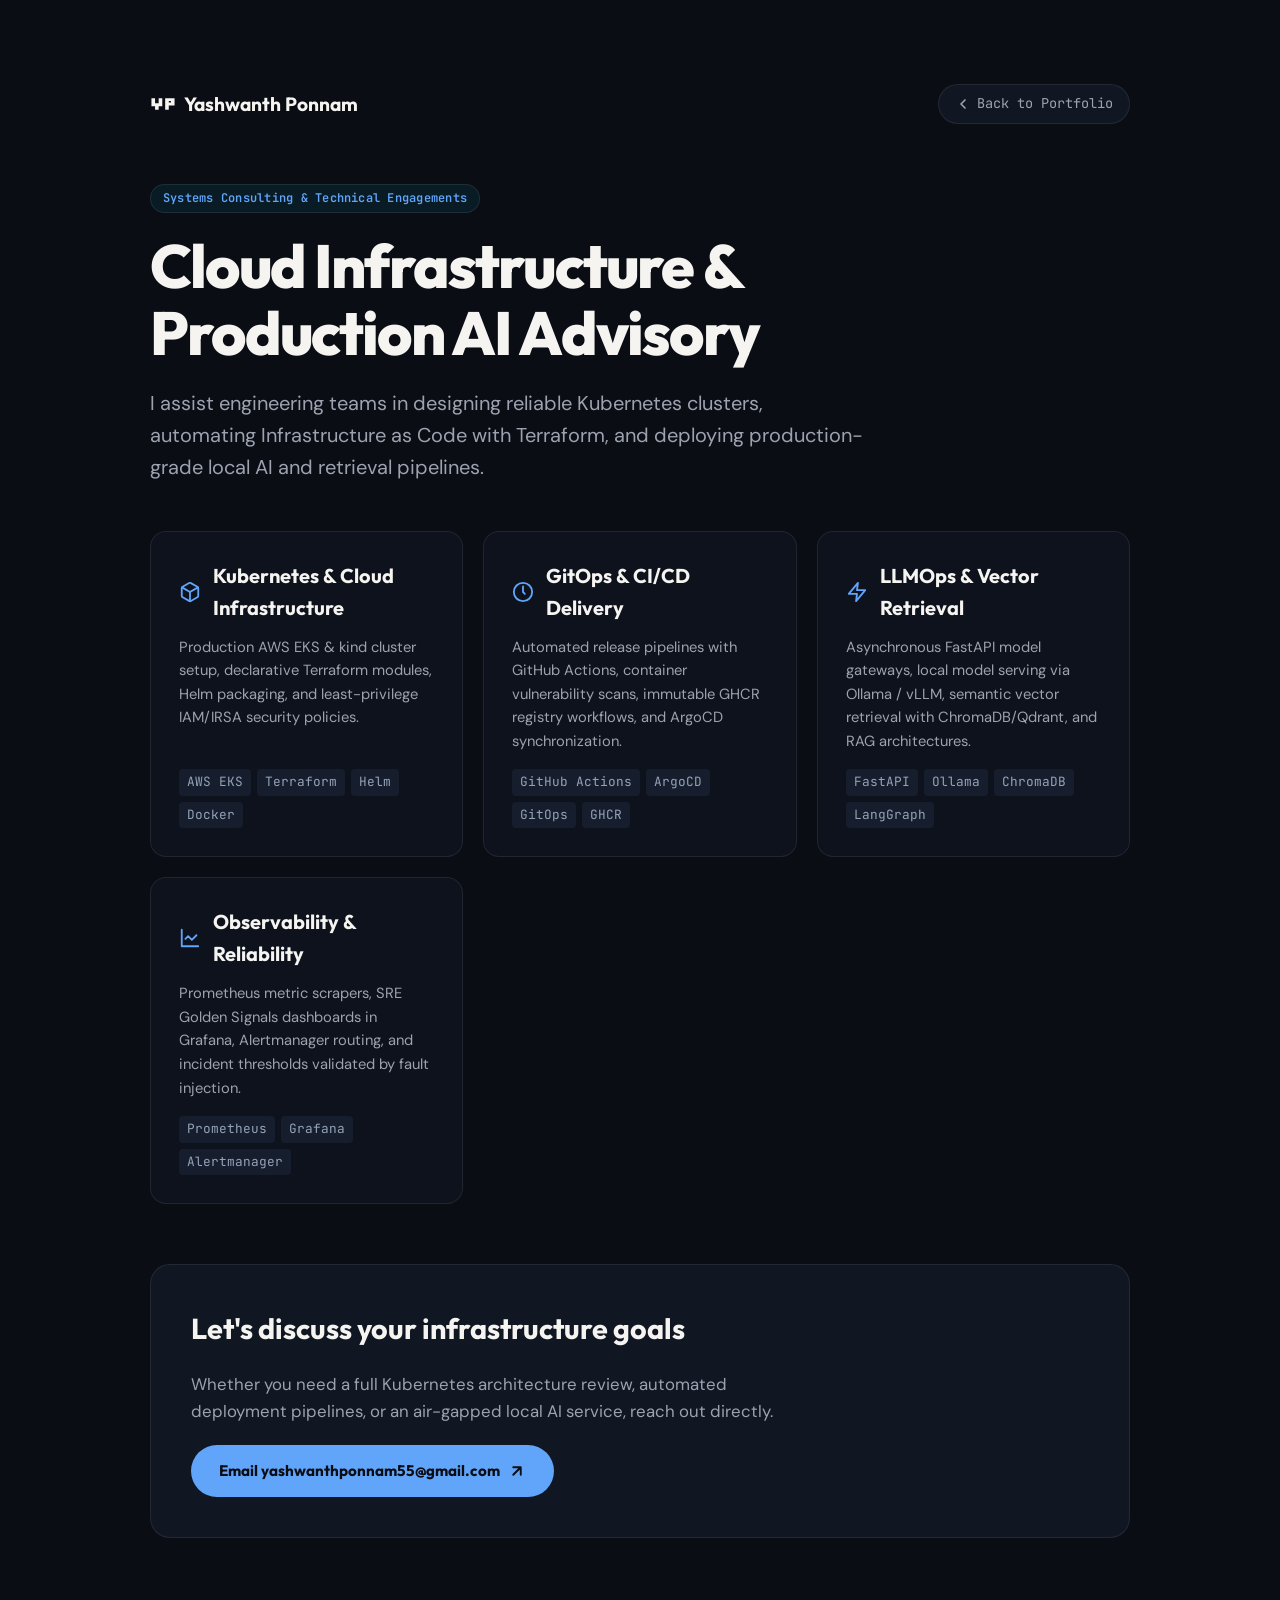
<file: freelance.html>
<!DOCTYPE html>
<html lang="en" data-theme="dark">
<head>
  <meta charset="utf-8">
  <meta name="viewport" content="width=device-width, initial-scale=1, viewport-fit=cover">
  <title>Freelance &amp; Consulting | Yashwanth Ponnam</title>
  <meta name="description" content="Technical consulting and engineering contracts in Kubernetes infrastructure, Terraform IaC, automated CI/CD pipelines, and production AI serving.">
  <meta name="theme-color" content="#0a0d14">
  <link rel="canonical" href="https://yashwanthponnam.dpdns.org/freelance.html">
  <link rel="icon" type="image/svg+xml" href="favicon.svg">
  <link rel="alternate icon" href="favicon.ico">
  <link rel="apple-touch-icon" sizes="180x180" href="assets/apple-touch-icon.png">

  <!-- Open Graph -->
  <meta property="og:title" content="Freelance &amp; Consulting | Yashwanth Ponnam">
  <meta property="og:description" content="Cloud platform engineering, Kubernetes orchestration, and production AI infrastructure.">
  <meta property="og:type" content="website">
  <meta property="og:url" content="https://yashwanthponnam.dpdns.org/freelance.html">
  <meta property="og:site_name" content="Yashwanth Ponnam Portfolio">
  <meta property="og:image" content="https://yashwanthponnam.dpdns.org/assets/og-image.jpg">
  <meta property="og:image:width" content="1200">
  <meta property="og:image:height" content="630">

  <!-- Twitter Card -->
  <meta name="twitter:card" content="summary_large_image">
  <meta name="twitter:title" content="Freelance &amp; Consulting | Yashwanth Ponnam">
  <meta name="twitter:description" content="Kubernetes, Terraform IaC, CI/CD automation, and LLMOps consulting.">
  <meta name="twitter:image" content="https://yashwanthponnam.dpdns.org/assets/og-image.jpg">

  <!-- Typography -->
  <link rel="preconnect" href="https://fonts.googleapis.com">
  <link rel="preconnect" href="https://fonts.gstatic.com" crossorigin>
  <link href="https://fonts.googleapis.com/css2?family=DM+Sans:ital,opsz,wght@0,9..40,400..700;1,9..40,400..700&family=JetBrains+Mono:wght@400;500;700&family=Outfit:wght@400;500;600;700;800&display=swap" rel="stylesheet">

  <style>
    :root {
      --sc-canvas: #0a0d14;
      --sc-surface: #101622;
      --sc-surface-card: #0d121c;
      --sc-surface-alt: #161e2e;
      --sc-line: rgba(255, 255, 255, 0.08);
      --sc-line-light: rgba(255, 255, 255, 0.14);
      --sc-ink: #f5f4f0;
      --sc-ink-soft: #9ca3af;
      --sc-ink-muted: #94a3b8;
      --sc-accent: #60a5fa;
      
      --font-display: 'Outfit', -apple-system, BlinkMacSystemFont, sans-serif;
      --font-body: 'DM Sans', -apple-system, BlinkMacSystemFont, sans-serif;
      --font-mono: 'JetBrains Mono', monospace;
      --ease: cubic-bezier(0.16, 1, 0.3, 1);
    }
    html[data-theme="light"] {
      --sc-canvas: #f6f8fb;
      --sc-surface: #ffffff;
      --sc-surface-card: #ffffff;
      --sc-surface-alt: #eaf0f8;
      --sc-line: rgba(0, 0, 0, 0.08);
      --sc-line-light: rgba(0, 0, 0, 0.14);
      --sc-ink: #0a0d14;
      --sc-ink-soft: #475569;
      --sc-ink-muted: #64748b;
      --sc-accent: #0284c7;
      
    }
    * { margin:0; padding:0; box-sizing:border-box; }
    body {
      background: var(--sc-canvas);
      color: var(--sc-ink);
      font-family: var(--font-body);
      line-height: 1.6;
      -webkit-font-smoothing: antialiased;
      padding: 0 24px;
    }
    .wrap {
      max-width: 980px;
      margin: 0 auto;
      padding: 60px 0 100px;
    }
    .nav-bar {
      display: flex;
      justify-content: space-between;
      align-items: center;
      padding: 24px 0 60px;
    }
    .wordmark {
      font-family: var(--font-display);
      font-weight: 700;
      font-size: 1.2rem;
      color: var(--sc-ink);
      text-decoration: none;
      display: inline-flex;
      align-items: center;
      gap: 8px;
    }
    .back-link {
      font-family: var(--font-mono);
      font-size: 0.85rem;
      color: var(--sc-ink-soft);
      text-decoration: none;
      display: inline-flex;
      align-items: center;
      gap: 6px;
      padding: 8px 16px;
      border-radius: 999px;
      border: 1px solid var(--sc-line);
      background: var(--sc-surface);
      transition: all 0.2s var(--ease);
    }
    .back-link:hover {
      color: var(--sc-accent);
      border-color: var(--sc-accent);
    }
    .badge {
      font-family: var(--font-mono);
      font-size: 0.75rem;
      font-weight: 600;
      letter-spacing: 0.02em;
      color: var(--sc-accent);
      background: rgba(0, 212, 255, 0.08);
      border: 1px solid var(--sc-line);
      padding: 4px 12px;
      border-radius: 999px;
      display: inline-block;
      margin-bottom: 20px;
    }
    h1 {
      font-family: var(--font-display);
      font-size: clamp(2.4rem, 5vw, 3.8rem);
      font-weight: 800;
      line-height: 1.1;
      margin-bottom: 20px;
      letter-spacing: -0.03em;
    }
    .lead {
      font-size: clamp(1.05rem, 1.8vw, 1.25rem);
      color: var(--sc-ink-soft);
      max-width: 720px;
      margin-bottom: 48px;
    }
    .offerings-grid {
      display: grid;
      grid-template-columns: repeat(auto-fit, minmax(290px, 1fr));
      gap: 20px;
      margin-bottom: 60px;
    }
    .offering-card {
      background: var(--sc-surface-card);
      border: 1px solid var(--sc-line);
      border-radius: 16px;
      padding: 28px;
      display: flex;
      flex-direction: column;
      justify-content: space-between;
      transition: transform 0.2s var(--ease), border-color 0.2s var(--ease);
    }
    .offering-card:hover {
      transform: translateY(-3px);
      border-color: var(--sc-accent);
    }
    .card-title {
      font-family: var(--font-display);
      font-size: 1.25rem;
      font-weight: 700;
      display: flex;
      align-items: center;
      gap: 12px;
      margin-bottom: 12px;
      color: var(--sc-ink);
    }
    .card-title-icon {
      display: inline-flex;
      align-items: center;
      color: var(--sc-accent);
      flex-shrink: 0;
    }
    .card-desc {
      font-size: 0.92rem;
      color: var(--sc-ink-soft);
      line-height: 1.6;
      margin-bottom: 16px;
    }
    .card-tags {
      display: flex;
      flex-wrap: wrap;
      gap: 6px;
      font-family: var(--font-mono);
      font-size: 0.8rem;
      color: var(--sc-ink-muted);
    }
    .card-tag {
      background: var(--sc-surface-alt);
      padding: 3px 8px;
      border-radius: 4px;
    }
    .cta-box {
      background: var(--sc-surface);
      border: 1px solid var(--sc-line);
      border-radius: 20px;
      padding: 40px;
      display: flex;
      flex-direction: column;
      gap: 20px;
      align-items: flex-start;
    }
    .cta-title {
      font-family: var(--font-display);
      font-size: 1.8rem;
      font-weight: 700;
    }
    .cta-desc {
      font-size: 1.05rem;
      color: var(--sc-ink-soft);
      max-width: 600px;
    }
    .btn-action {
      font-family: var(--font-display);
      font-weight: 700;
      font-size: 0.95rem;
      background: var(--sc-accent);
      color: #0a0d14;
      padding: 14px 28px;
      border-radius: 999px;
      text-decoration: none;
      display: inline-flex;
      align-items: center;
      gap: 8px;
      transition: all 0.2s var(--ease);
    }
    .btn-action:hover {
      box-shadow: 0 16px 32px rgba(0, 0, 0, 0.35);
      transform: translateY(-2px);
    }
  </style>
</head>
<body>
  <div class="wrap">
    <nav class="nav-bar">
      <a href="index.html" class="wordmark" aria-label="Yashwanth Ponnam">
        <svg width="26" height="20" viewBox="0 0 36 24" fill="none" xmlns="http://www.w3.org/2000/svg" aria-hidden="true">
          <path d="M2 4H7V11H12V4H17V15H12V20H7V15H2V4Z" fill="currentColor"/>
          <path d="M21 4H34V14H26V20H21V4ZM26 8V10H29V8H26Z" fill="currentColor"/>
        </svg>
        <span>Yashwanth Ponnam</span>
      </a>
      <a href="index.html" class="back-link">
        <svg width="16" height="16" viewBox="0 0 24 24" fill="none" stroke="currentColor" stroke-width="2.5" stroke-linecap="round" stroke-linejoin="round"><path d="m15 18-6-6 6-6"/></svg>
        <span>Back to Portfolio</span>
      </a>
    </nav>

    <main>
      <div class="badge">Systems Consulting &amp; Technical Engagements</div>
      <h1>Cloud Infrastructure &amp;<br>Production AI Advisory</h1>
      <p class="lead">
        I assist engineering teams in designing reliable Kubernetes clusters, automating Infrastructure as Code with Terraform, and deploying production-grade local AI and retrieval pipelines.
      </p>

      <div class="offerings-grid">
        <div class="offering-card">
          <div>
            <h2 class="card-title"><span class="card-title-icon"><svg width="22" height="22" viewBox="0 0 24 24" fill="none" stroke="currentColor" stroke-width="2" stroke-linecap="round" stroke-linejoin="round"><path d="M21 16V8a2 2 0 0 0-1-1.73l-7-4a2 2 0 0 0-2 0l-7 4A2 2 0 0 0 3 8v8a2 2 0 0 0 1 1.73l7 4a2 2 0 0 0 2 0l7-4A2 2 0 0 0 21 16z"/><polyline points="3.27 6.96 12 12.01 20.73 6.96"/><line x1="12" y1="22.08" x2="12" y2="12"/></svg></span><span>Kubernetes &amp; Cloud Infrastructure</span></h2>
            <p class="card-desc">Production AWS EKS &amp; kind cluster setup, declarative Terraform modules, Helm packaging, and least-privilege IAM/IRSA security policies.</p>
          </div>
          <div class="card-tags">
            <span class="card-tag">AWS EKS</span>
            <span class="card-tag">Terraform</span>
            <span class="card-tag">Helm</span>
            <span class="card-tag">Docker</span>
          </div>
        </div>

        <div class="offering-card">
          <div>
            <h2 class="card-title"><span class="card-title-icon"><svg width="22" height="22" viewBox="0 0 24 24" fill="none" stroke="currentColor" stroke-width="2" stroke-linecap="round" stroke-linejoin="round"><circle cx="12" cy="12" r="10"/><polyline points="12 6 12 12 14 14"/></svg></span><span>GitOps &amp; CI/CD Delivery</span></h2>
            <p class="card-desc">Automated release pipelines with GitHub Actions, container vulnerability scans, immutable GHCR registry workflows, and ArgoCD synchronization.</p>
          </div>
          <div class="card-tags">
            <span class="card-tag">GitHub Actions</span>
            <span class="card-tag">ArgoCD</span>
            <span class="card-tag">GitOps</span>
            <span class="card-tag">GHCR</span>
          </div>
        </div>

        <div class="offering-card">
          <div>
            <h2 class="card-title"><span class="card-title-icon"><svg width="22" height="22" viewBox="0 0 24 24" fill="none" stroke="currentColor" stroke-width="2" stroke-linecap="round" stroke-linejoin="round"><polygon points="13 2 3 14 12 14 11 22 21 10 12 10 13 2"/></svg></span><span>LLMOps &amp; Vector Retrieval</span></h2>
            <p class="card-desc">Asynchronous FastAPI model gateways, local model serving via Ollama / vLLM, semantic vector retrieval with ChromaDB/Qdrant, and RAG architectures.</p>
          </div>
          <div class="card-tags">
            <span class="card-tag">FastAPI</span>
            <span class="card-tag">Ollama</span>
            <span class="card-tag">ChromaDB</span>
            <span class="card-tag">LangGraph</span>
          </div>
        </div>

        <div class="offering-card">
          <div>
            <h2 class="card-title"><span class="card-title-icon"><svg width="22" height="22" viewBox="0 0 24 24" fill="none" stroke="currentColor" stroke-width="2" stroke-linecap="round" stroke-linejoin="round"><path d="M3 3v18h18"/><path d="m19 9-5 5-4-4-3 3"/></svg></span><span>Observability &amp; Reliability</span></h2>
            <p class="card-desc">Prometheus metric scrapers, SRE Golden Signals dashboards in Grafana, Alertmanager routing, and incident thresholds validated by fault injection.</p>
          </div>
          <div class="card-tags">
            <span class="card-tag">Prometheus</span>
            <span class="card-tag">Grafana</span>
            <span class="card-tag">Alertmanager</span>
          </div>
        </div>
      </div>

      <div class="cta-box">
        <h2 class="cta-title">Let's discuss your infrastructure goals</h2>
        <p class="cta-desc">
          Whether you need a full Kubernetes architecture review, automated deployment pipelines, or an air-gapped local AI service, reach out directly.
        </p>
        <!--email_off-->
        <a href="mailto:yashwanthponnam55@gmail.com?subject=Infrastructure%20Consulting%20Inquiry" class="btn-action">
          <span>Email yashwanthponnam55@gmail.com</span>
          <svg width="18" height="18" viewBox="0 0 24 24" fill="none" stroke="currentColor" stroke-width="2.5" stroke-linecap="round" stroke-linejoin="round"><path d="M7 17 17 7M7 7h10v10"/></svg>
        </a>
        <!--/email_off-->
      </div>
    </main>
  </div>
</body>
</html>
</file>
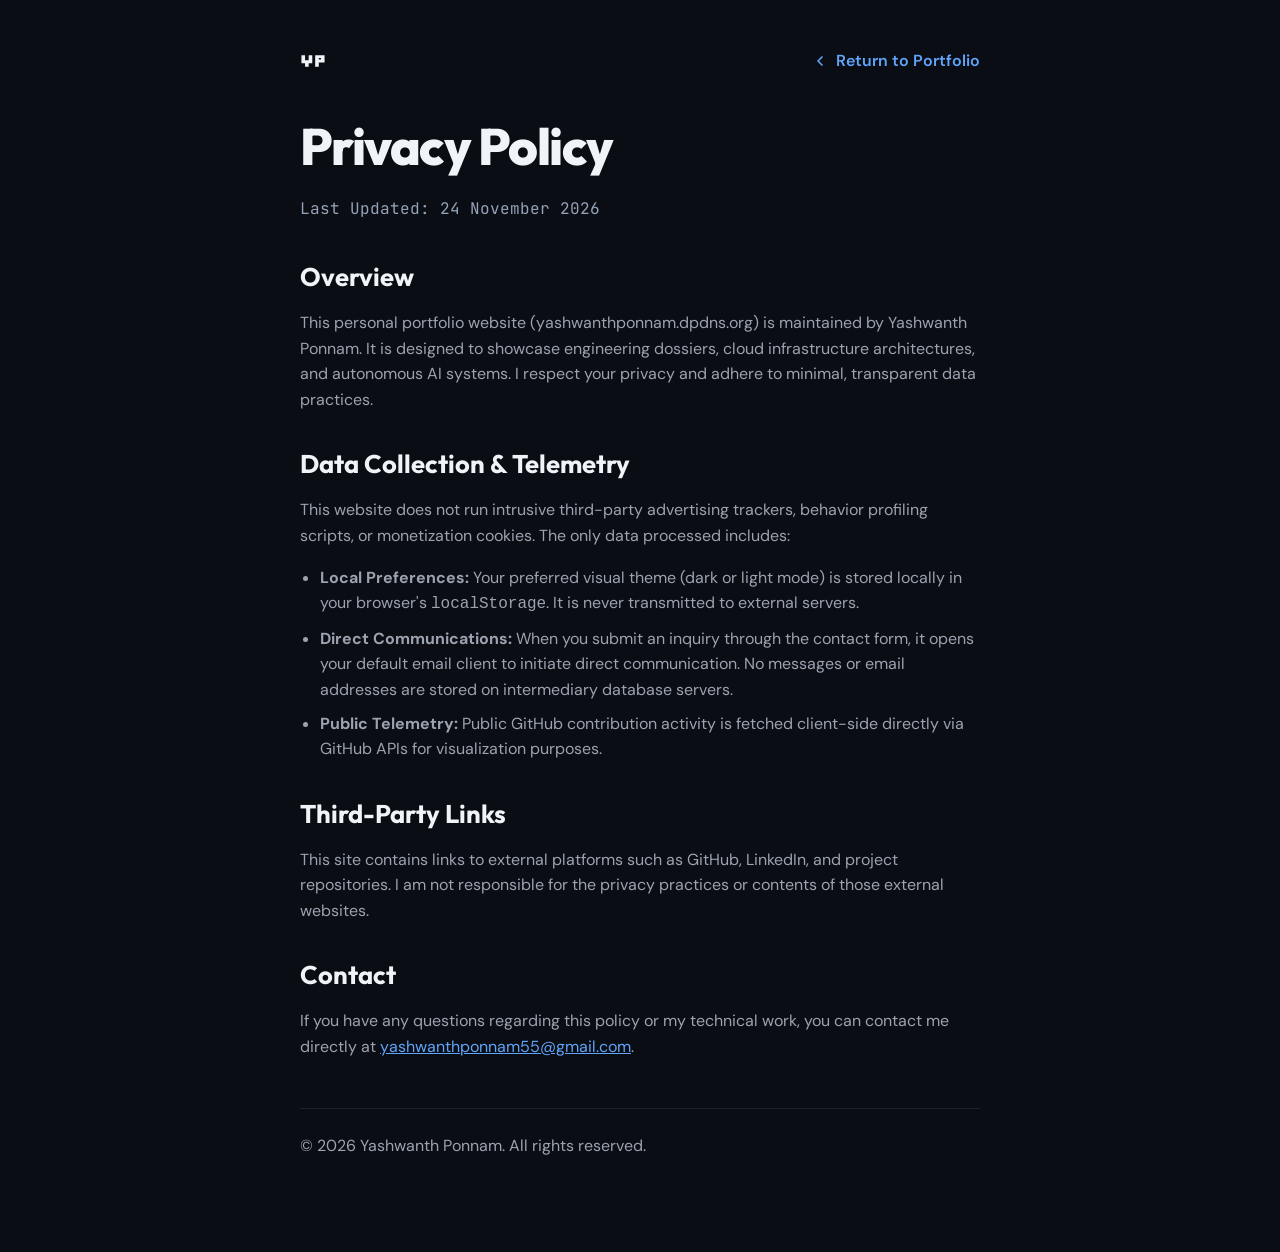
<file: privacy.html>
<!DOCTYPE html>
<html lang="en" data-theme="dark">
<head>
  <meta charset="utf-8">
  <meta name="viewport" content="width=device-width, initial-scale=1, viewport-fit=cover">
  <title>Privacy Policy | Yashwanth Ponnam</title>
  <meta name="description" content="Privacy Policy for the personal portfolio and engineering dossiers of Yashwanth Ponnam.">
  <meta name="theme-color" content="#0a0d14">
  <link rel="canonical" href="https://yashwanthponnam.dpdns.org/privacy.html">
  <link rel="icon" type="image/svg+xml" href="favicon.svg">
  <link rel="alternate icon" href="favicon.ico">
  <link rel="apple-touch-icon" sizes="180x180" href="assets/apple-touch-icon.png">

  <!-- Typography -->
  <link rel="preconnect" href="https://fonts.googleapis.com">
  <link rel="preconnect" href="https://fonts.gstatic.com" crossorigin>
  <link href="https://fonts.googleapis.com/css2?family=DM+Sans:ital,opsz,wght@0,9..40,400..700;1,9..40,400..700&family=JetBrains+Mono:wght@400;500;700&family=Outfit:wght@400;500;600;700;800&display=swap" rel="stylesheet">

  <style>
    :root {
      --sc-canvas: #0a0d14;
      --sc-surface: #101622;
      --sc-surface-alt: #161e2e;
      --sc-line: rgba(255, 255, 255, 0.08);
      --sc-line-light: rgba(255, 255, 255, 0.14);
      --sc-ink: #f0f4f8;
      --sc-ink-soft: #9ca3af;
      --sc-ink-muted: #94a3b8;
      --sc-accent: #60a5fa;
      --font-display: 'Outfit', -apple-system, BlinkMacSystemFont, sans-serif;
      --font-body: 'DM Sans', -apple-system, BlinkMacSystemFont, sans-serif;
      --font-mono: 'JetBrains Mono', monospace;
      --ease: cubic-bezier(0.16, 1, 0.3, 1);
    }
    html[data-theme="light"] {
      --sc-canvas: #f8fafc;
      --sc-surface: #ffffff;
      --sc-surface-alt: #f1f5f9;
      --sc-line: rgba(0, 0, 0, 0.08);
      --sc-line-light: rgba(0, 0, 0, 0.14);
      --sc-ink: #0f172a;
      --sc-ink-soft: #475569;
      --sc-ink-muted: #64748b;
      --sc-accent: #2563eb;
    }
    * { margin:0; padding:0; box-sizing:border-box; }
    html { overflow-x: clip; }
    body {
      background-color: var(--sc-canvas);
      color: var(--sc-ink);
      font-family: var(--font-body);
      line-height: 1.6;
      padding: 48px 20px 80px;
    }
    .privacy-container {
      max-width: 680px;
      margin: 0 auto;
    }
    .back-nav {
      margin-bottom: 32px;
    }
    .back-nav a {
      display: inline-flex;
      align-items: center;
      gap: 8px;
      color: var(--sc-accent);
      text-decoration: none;
      font-weight: 600;
      transition: transform 0.2s ease;
    }
    .back-nav a:hover {
      transform: translateX(-3px);
    }
    h1 {
      font-family: var(--font-display);
      font-size: clamp(2.4rem, 5vw, 3.2rem);
      font-weight: 800;
      letter-spacing: -0.03em;
      margin-bottom: 8px;
    }
    .effective-date {
      font-family: var(--font-mono);
      color: var(--sc-ink-muted);
      margin-bottom: 36px;
    }
    h2 {
      font-family: var(--font-display);
      font-size: 1.6rem;
      font-weight: 700;
      margin-top: 32px;
      margin-bottom: 12px;
      color: var(--sc-ink);
    }
    p {
      color: var(--sc-ink-soft);
      font-size: 1rem;
      margin-bottom: 16px;
    }
    ul {
      color: var(--sc-ink-soft);
      font-size: 1rem;
      padding-left: 20px;
      margin-bottom: 20px;
    }
    li {
      margin-bottom: 8px;
    }
    .footer-note {
      margin-top: 48px;
      padding-top: 24px;
      border-top: 1px solid var(--sc-line);
      color: var(--sc-ink-muted);
    }
    :focus-visible {
      outline: 2px solid var(--sc-accent);
      outline-offset: 3px;
    }
  </style>
</head>
<body>
  <div class="privacy-container">
    <div class="back-nav" style="display:flex; justify-content:space-between; align-items:center;">
      <a href="index.html" style="color:var(--sc-ink); display:inline-flex; align-items:center;" aria-label="Yashwanth Ponnam home">
        <svg width="26" height="20" viewBox="0 0 36 24" fill="none" xmlns="http://www.w3.org/2000/svg" aria-hidden="true">
          <path d="M2 4H7V11H12V4H17V15H12V20H7V15H2V4Z" fill="currentColor"/>
          <path d="M21 4H34V14H26V20H21V4ZM26 8V10H29V8H26Z" fill="currentColor"/>
        </svg>
      </a>
      <a href="/">
        <svg width="16" height="16" viewBox="0 0 24 24" fill="none" stroke="currentColor" stroke-width="2.5" stroke-linecap="round" stroke-linejoin="round"><path d="m15 18-6-6 6-6"/></svg>
        <span>Return to Portfolio</span>
      </a>
    </div>

    <header>
      <h1>Privacy Policy</h1>
      <p class="effective-date">Last Updated: 24 November 2026</p>
    </header>

    <main>
      <h2>Overview</h2>
      <p>This personal portfolio website (yashwanthponnam.dpdns.org) is maintained by Yashwanth Ponnam. It is designed to showcase engineering dossiers, cloud infrastructure architectures, and autonomous AI systems. I respect your privacy and adhere to minimal, transparent data practices.</p>

      <h2>Data Collection &amp; Telemetry</h2>
      <p>This website does not run intrusive third-party advertising trackers, behavior profiling scripts, or monetization cookies. The only data processed includes:</p>
      <ul>
        <li><strong>Local Preferences:</strong> Your preferred visual theme (dark or light mode) is stored locally in your browser's <code>localStorage</code>. It is never transmitted to external servers.</li>
        <li><strong>Direct Communications:</strong> When you submit an inquiry through the contact form, it opens your default email client to initiate direct communication. No messages or email addresses are stored on intermediary database servers.</li>
        <li><strong>Public Telemetry:</strong> Public GitHub contribution activity is fetched client-side directly via GitHub APIs for visualization purposes.</li>
      </ul>

      <h2>Third-Party Links</h2>
      <p>This site contains links to external platforms such as GitHub, LinkedIn, and project repositories. I am not responsible for the privacy practices or contents of those external websites.</p>

      <h2>Contact</h2>
      <p>If you have any questions regarding this policy or my technical work, you can contact me directly at <a href="mailto:yashwanthponnam55@gmail.com" style="color:var(--sc-accent); text-decoration:underline;">yashwanthponnam55@gmail.com</a>.</p>
    </main>

    <footer class="footer-note">
      <p>&copy; 2026 Yashwanth Ponnam. All rights reserved.</p>
    </footer>
  </div>
</body>
</html>
</file>
